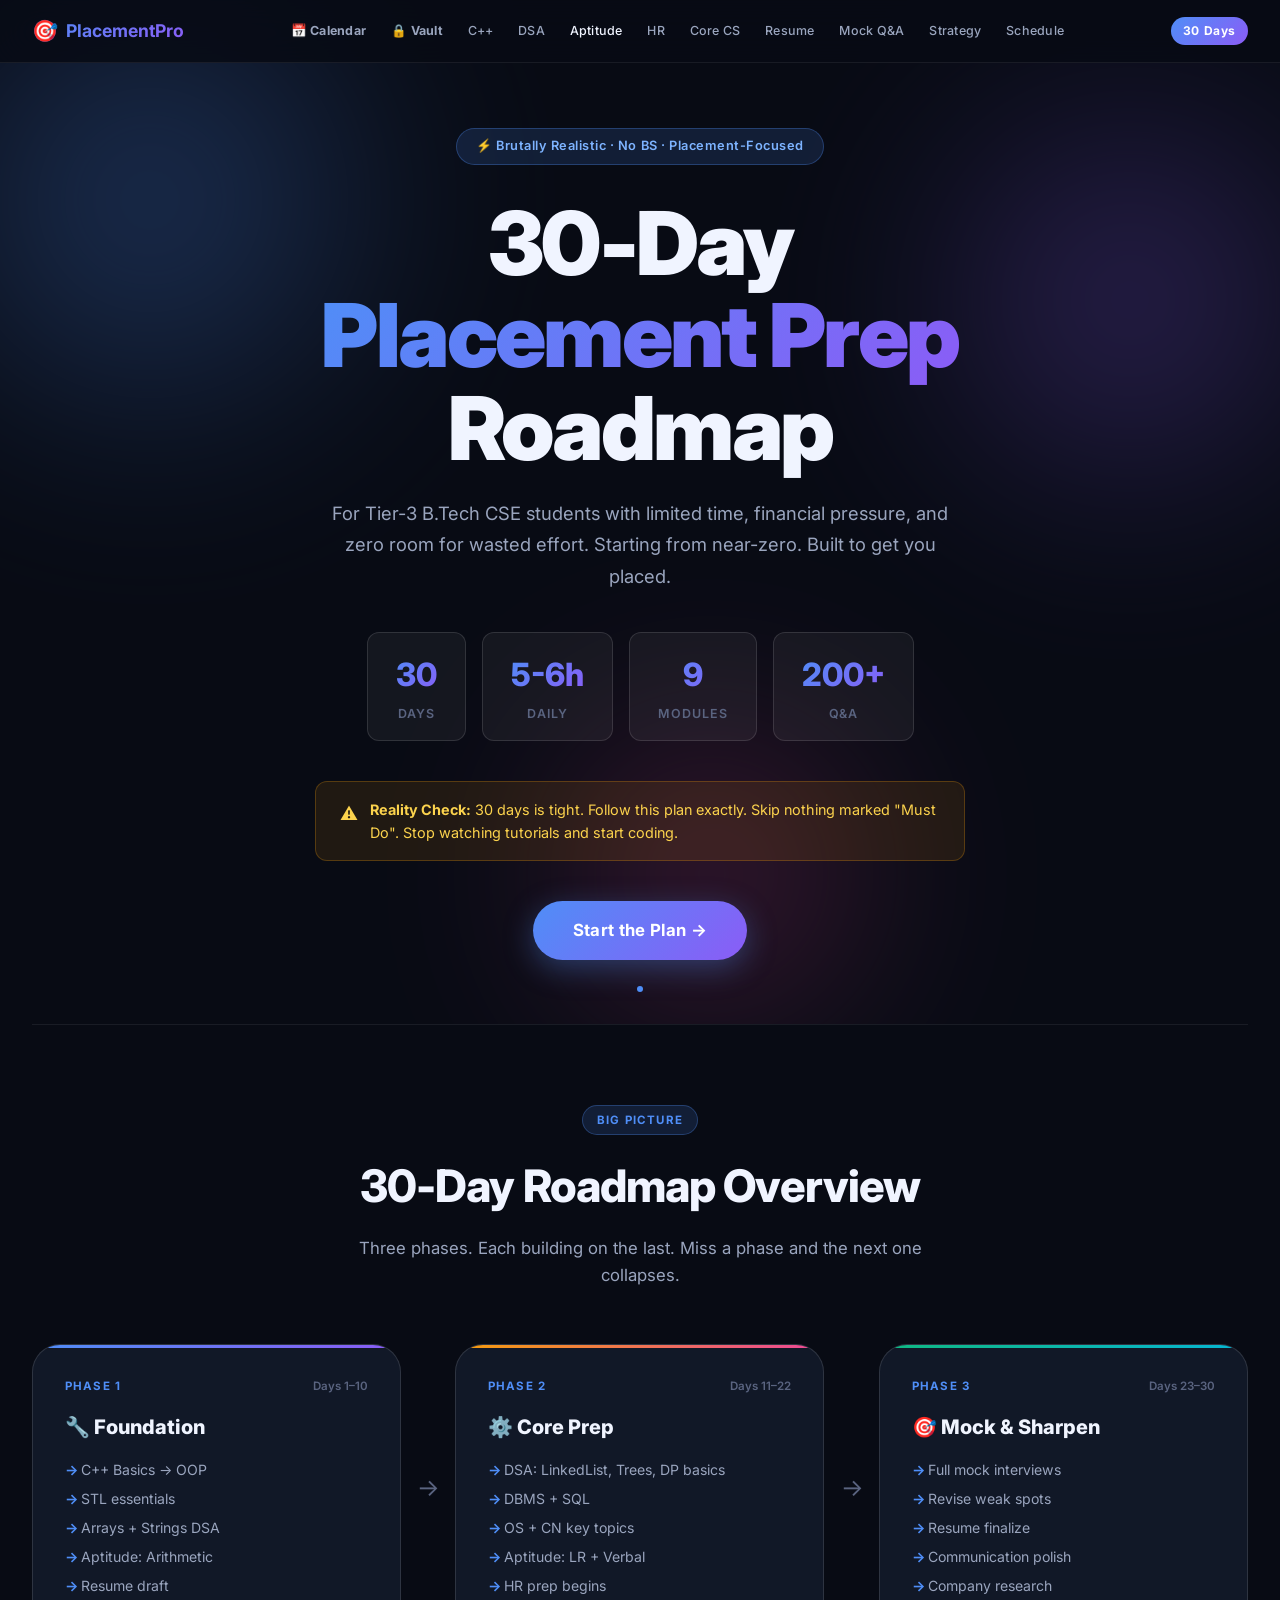
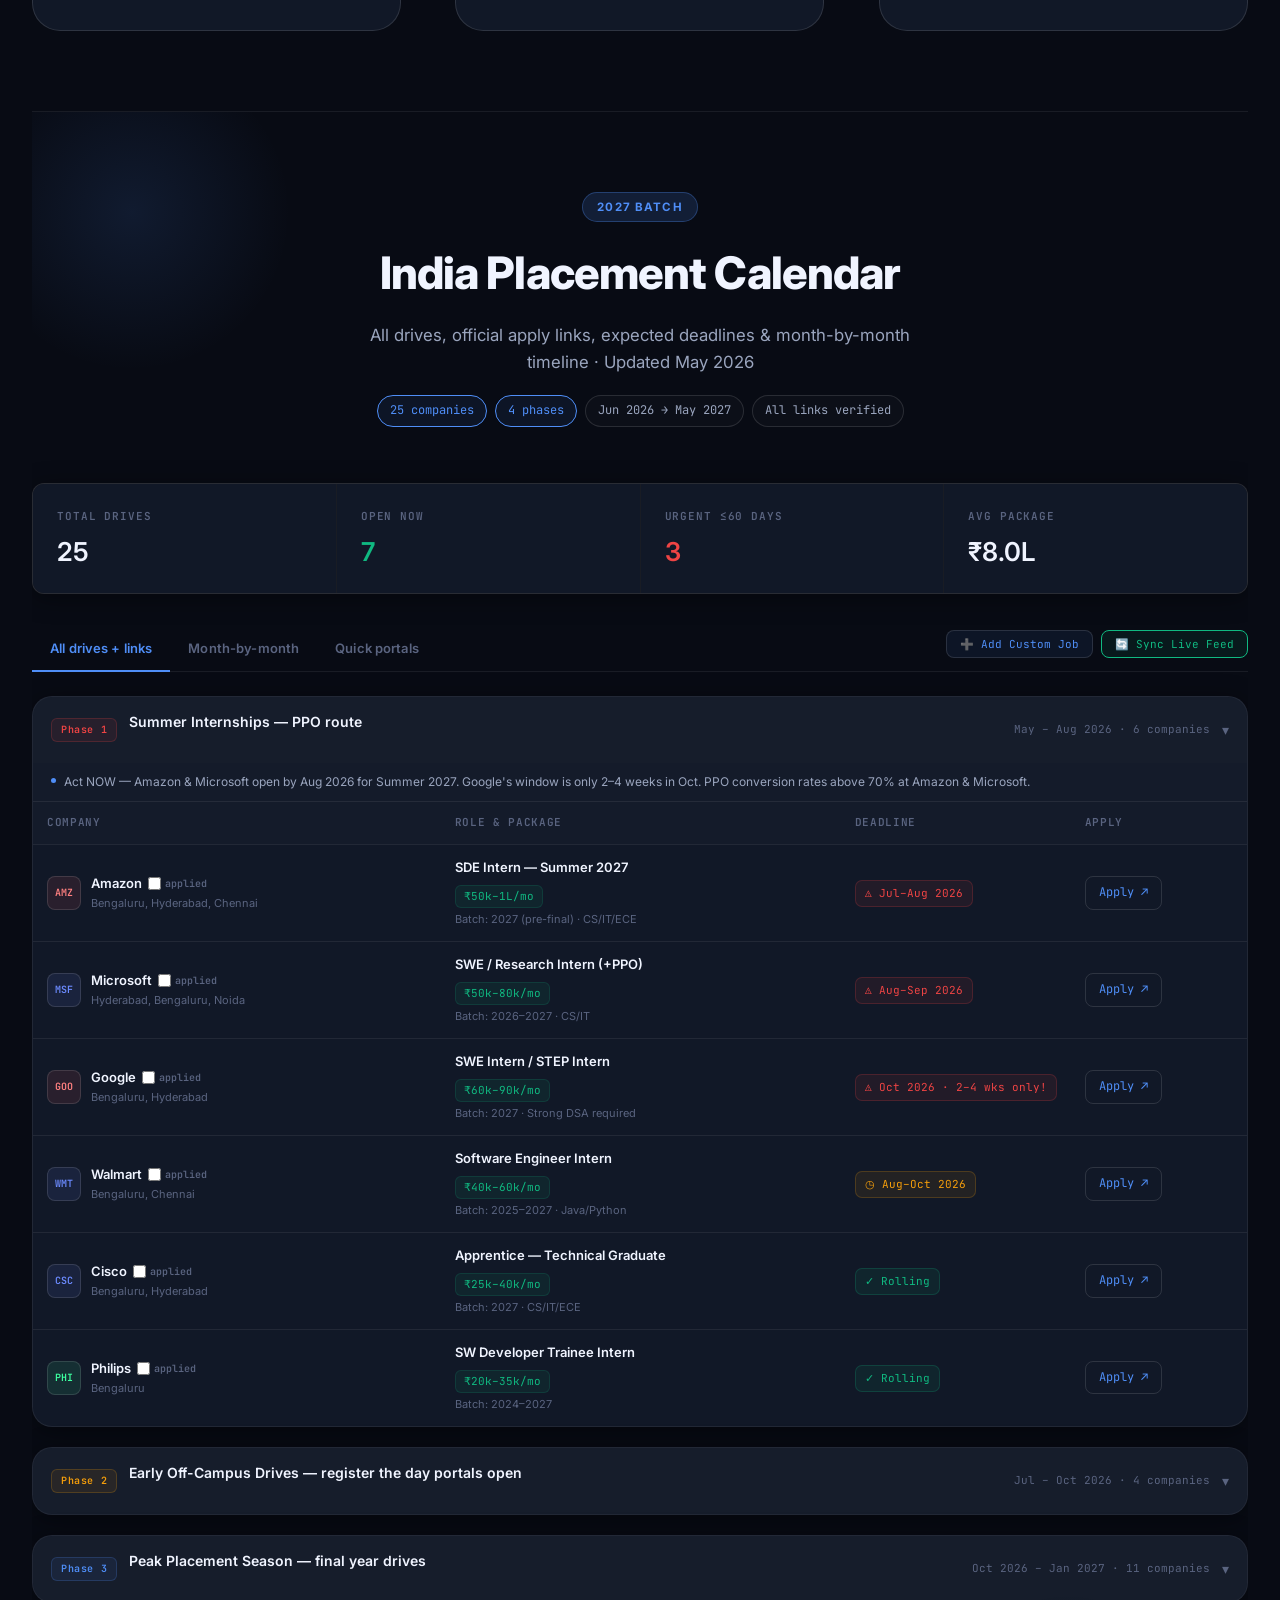
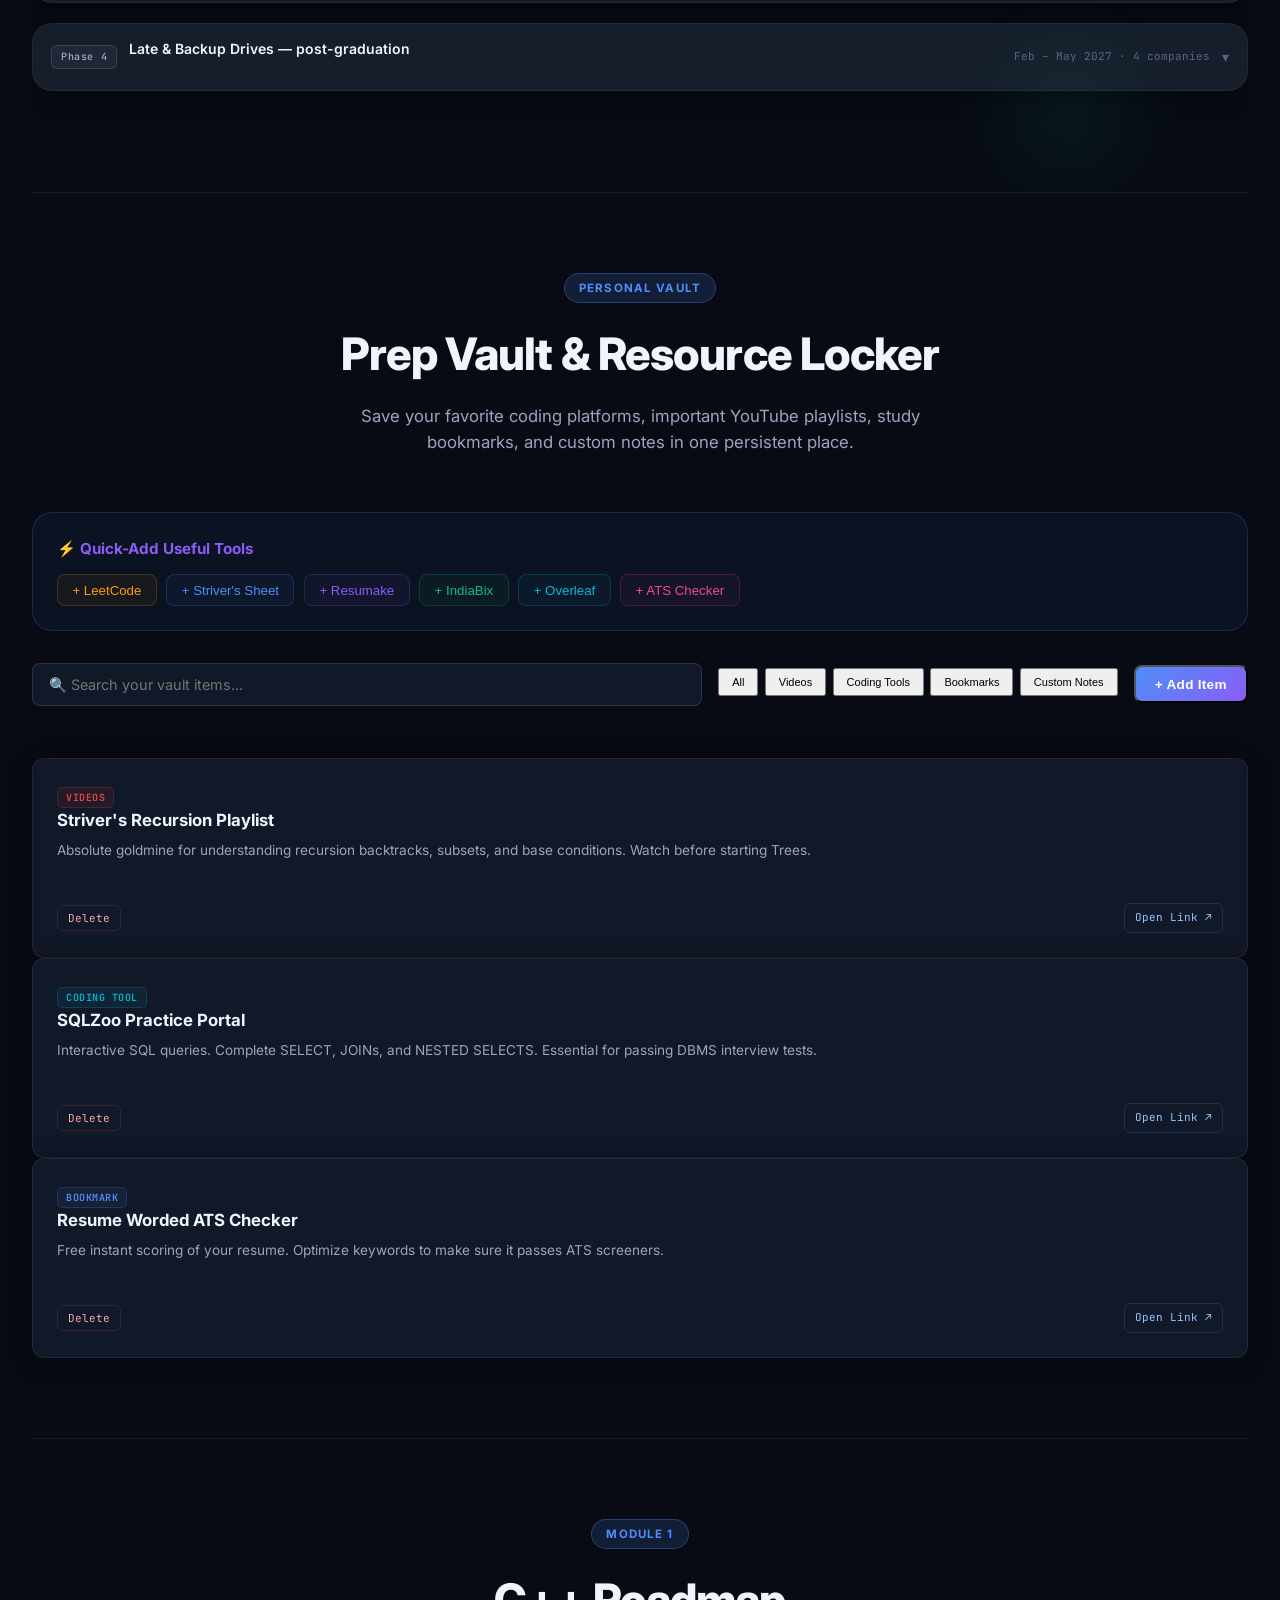
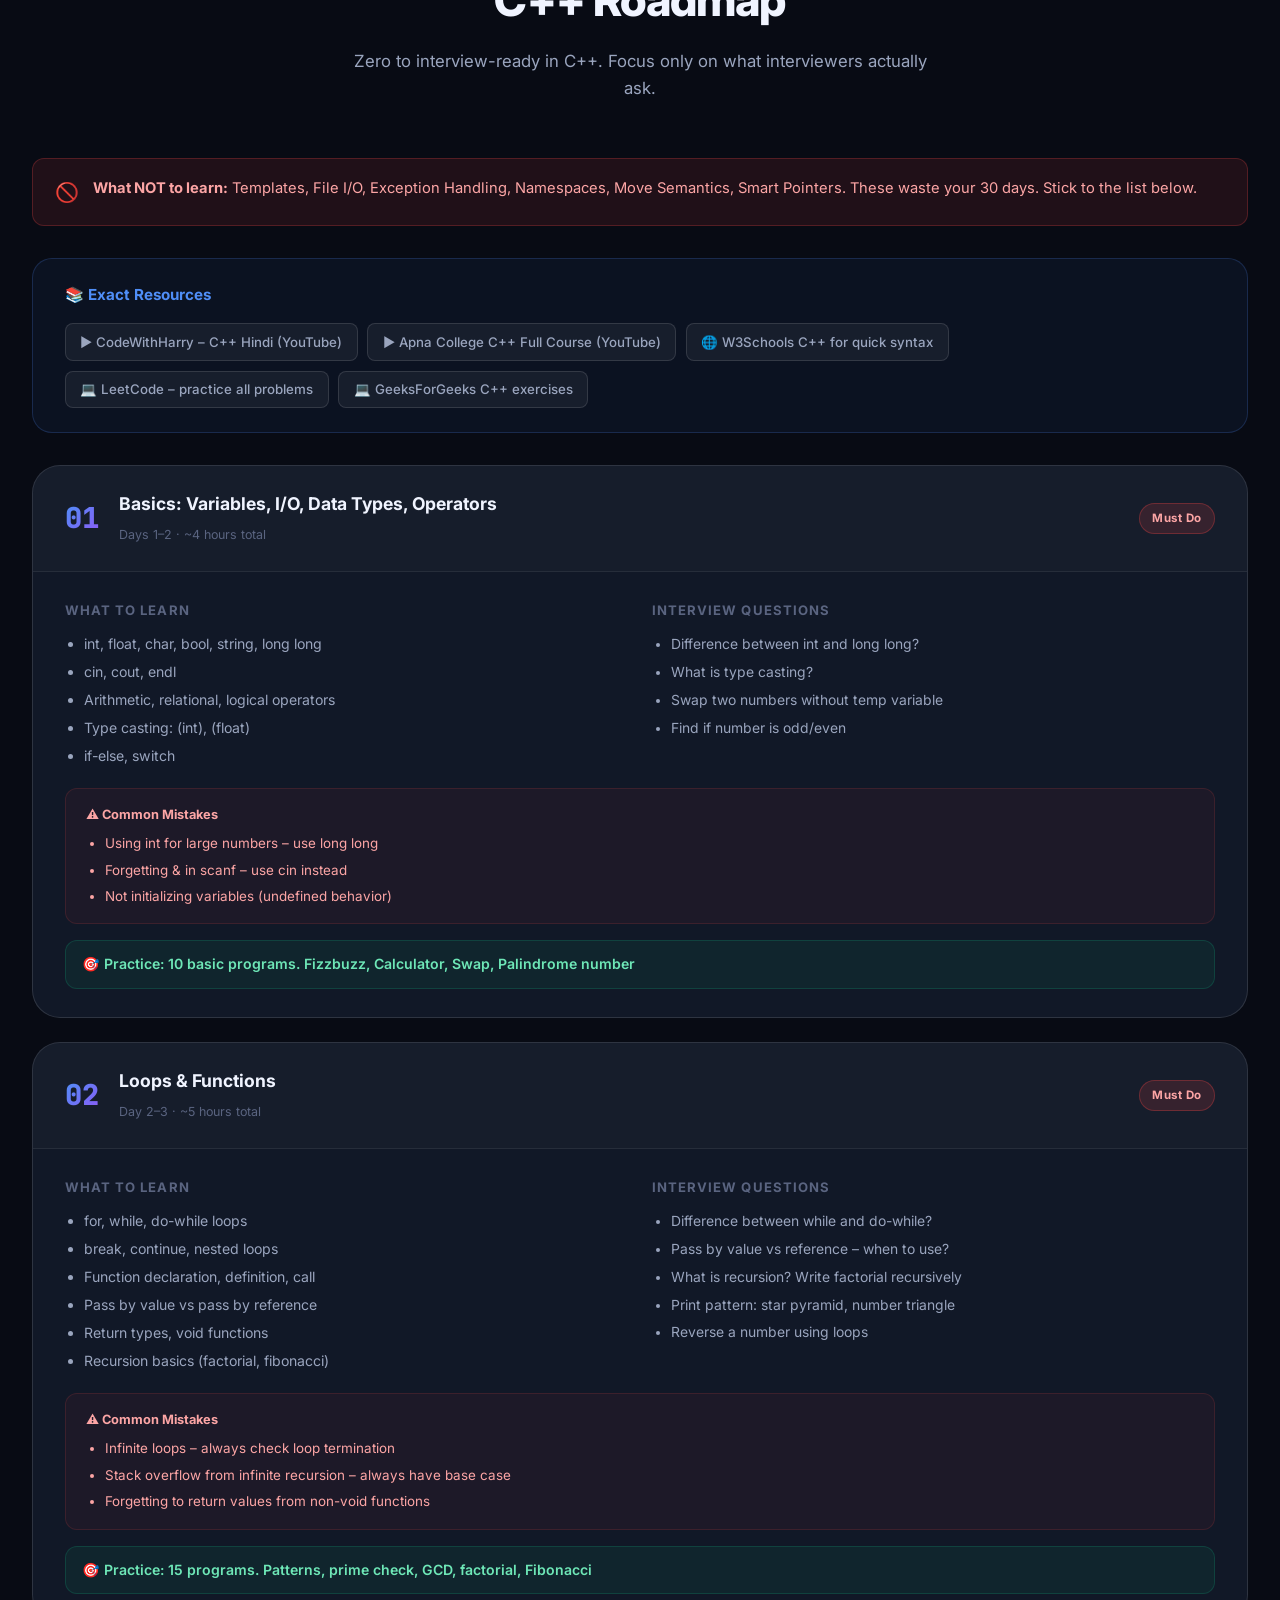
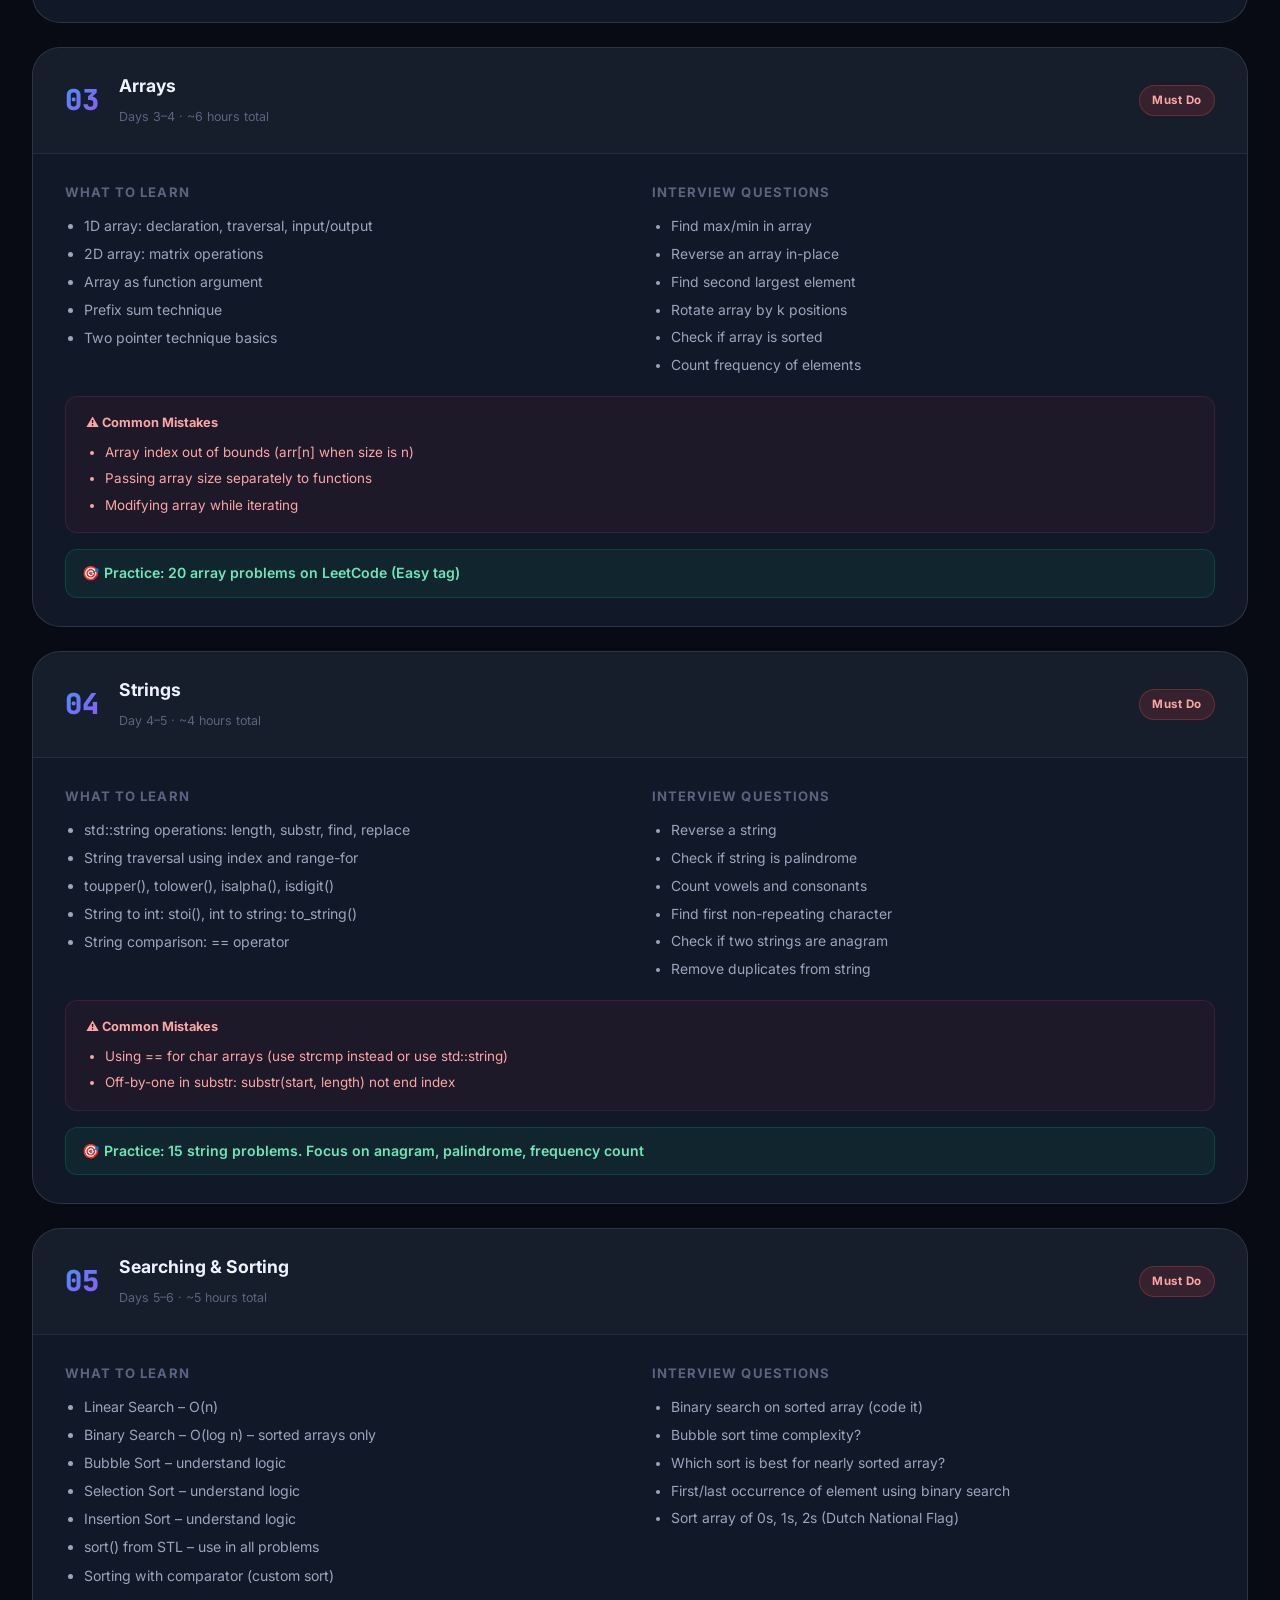
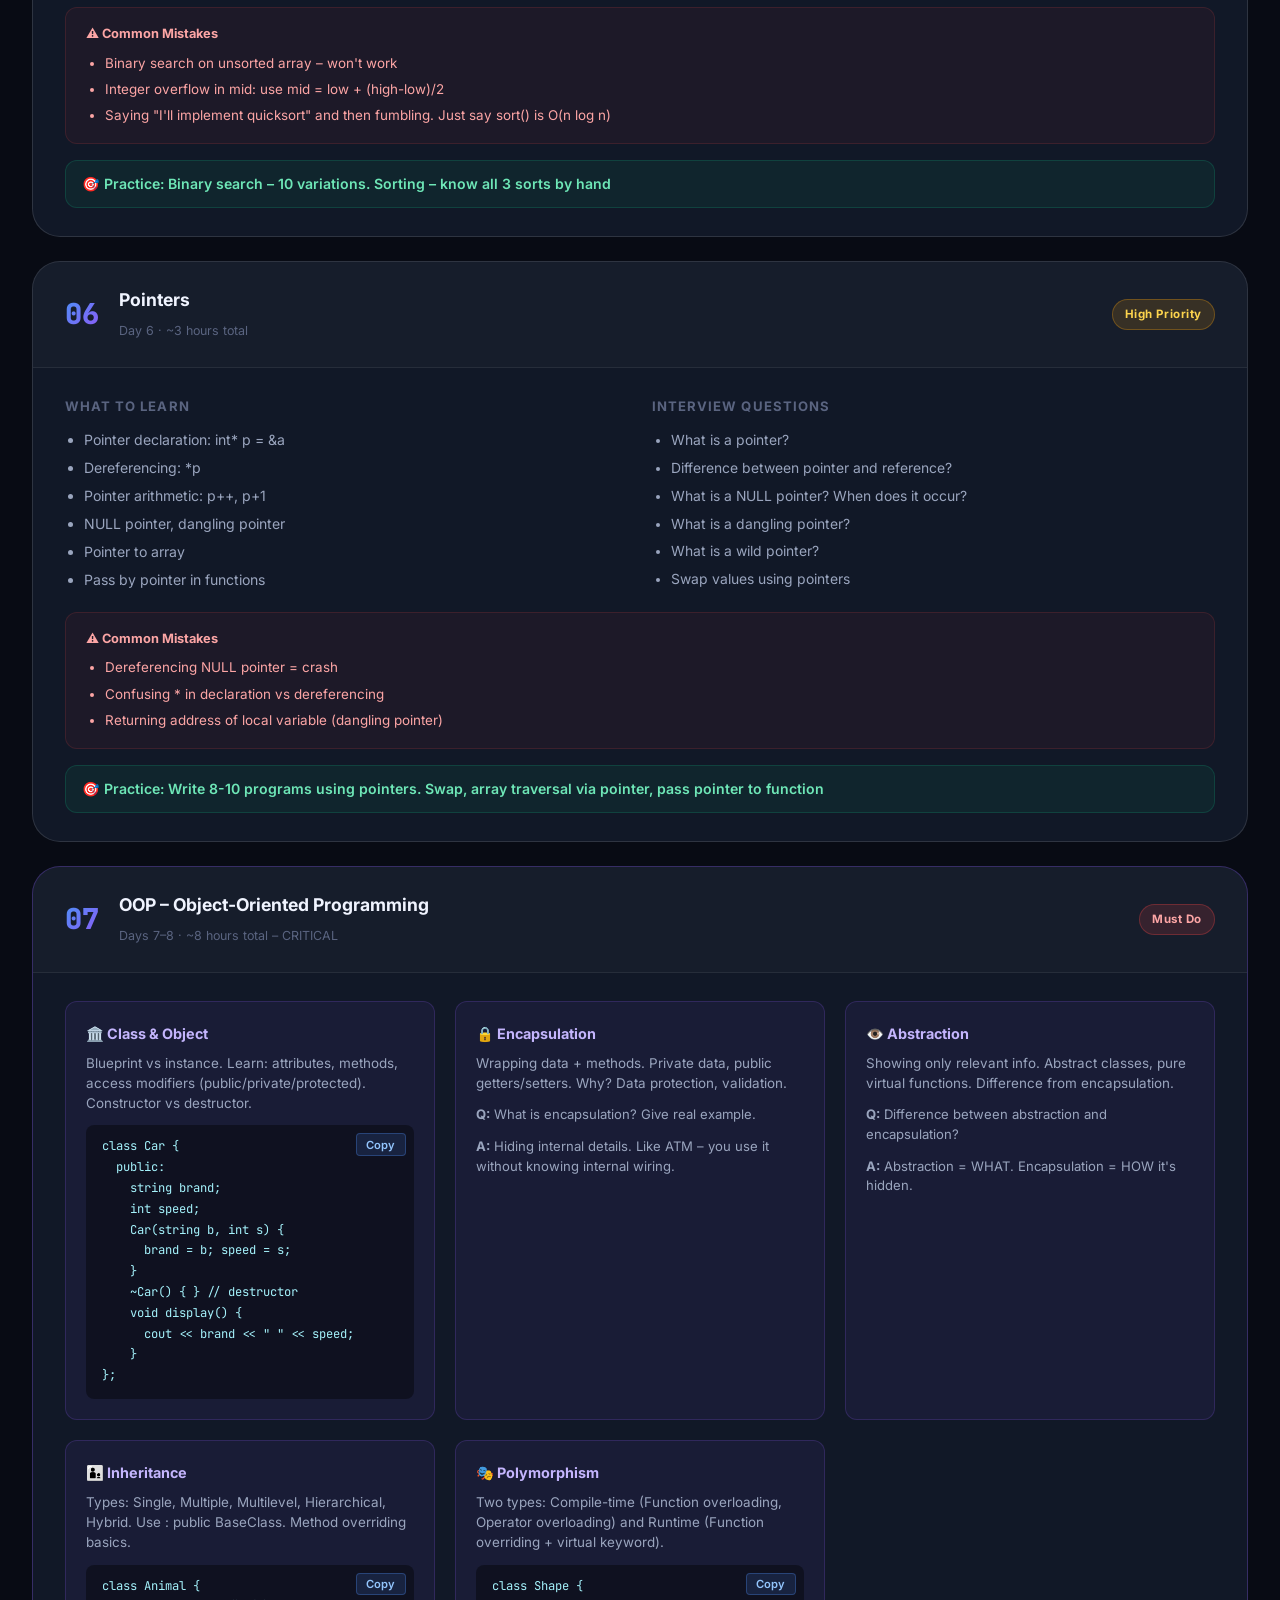
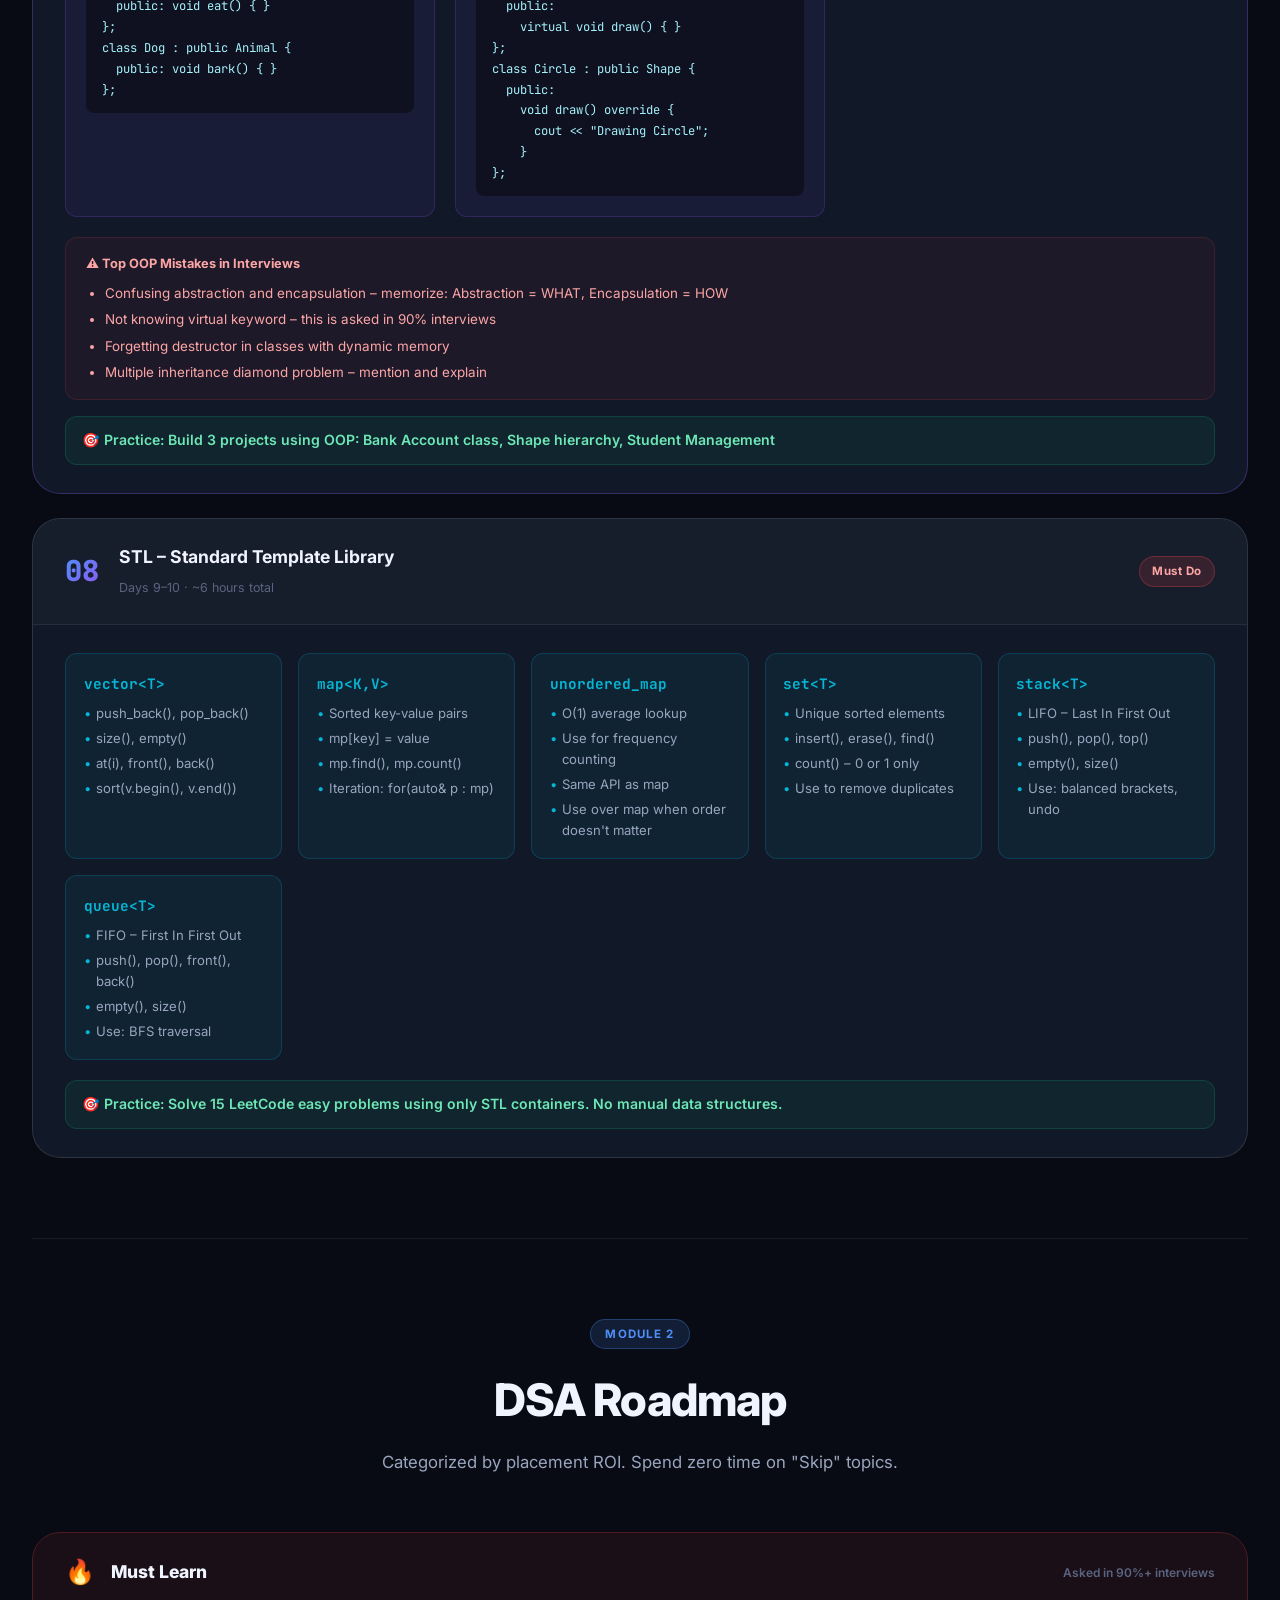
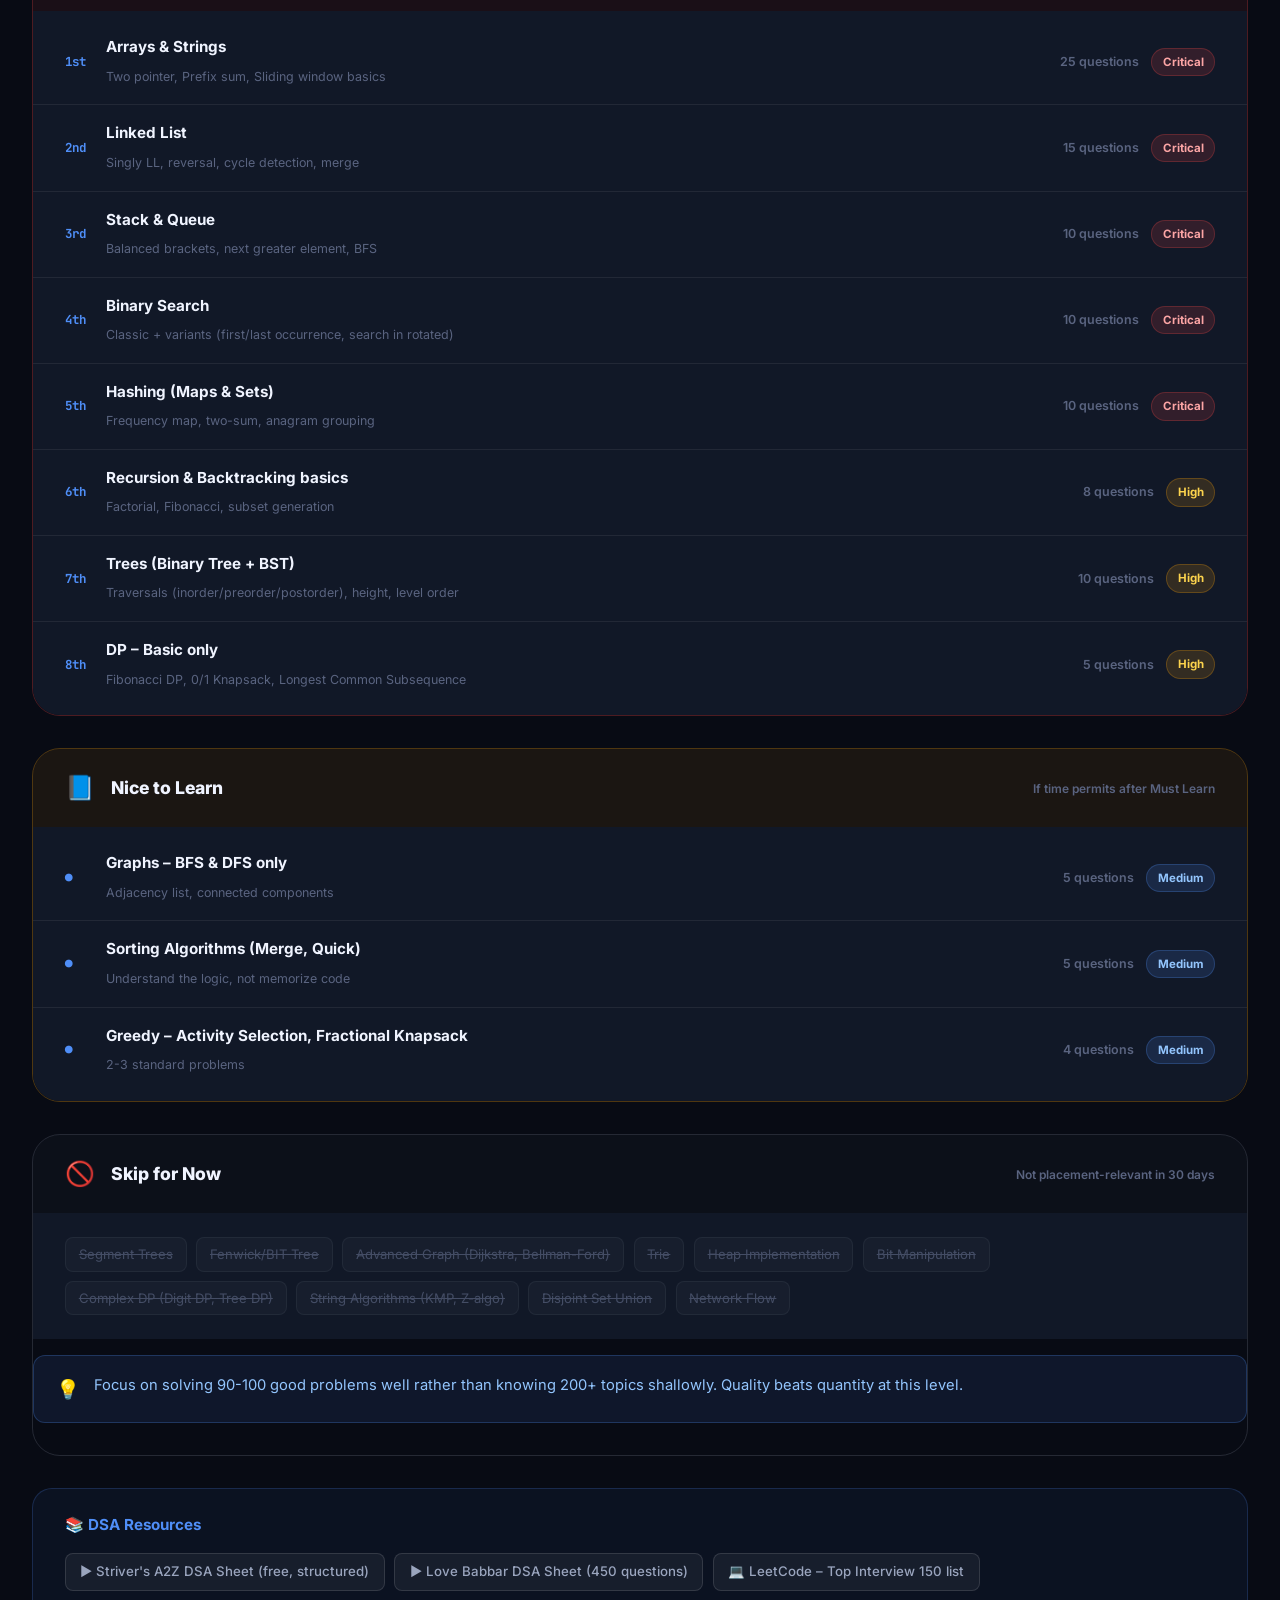
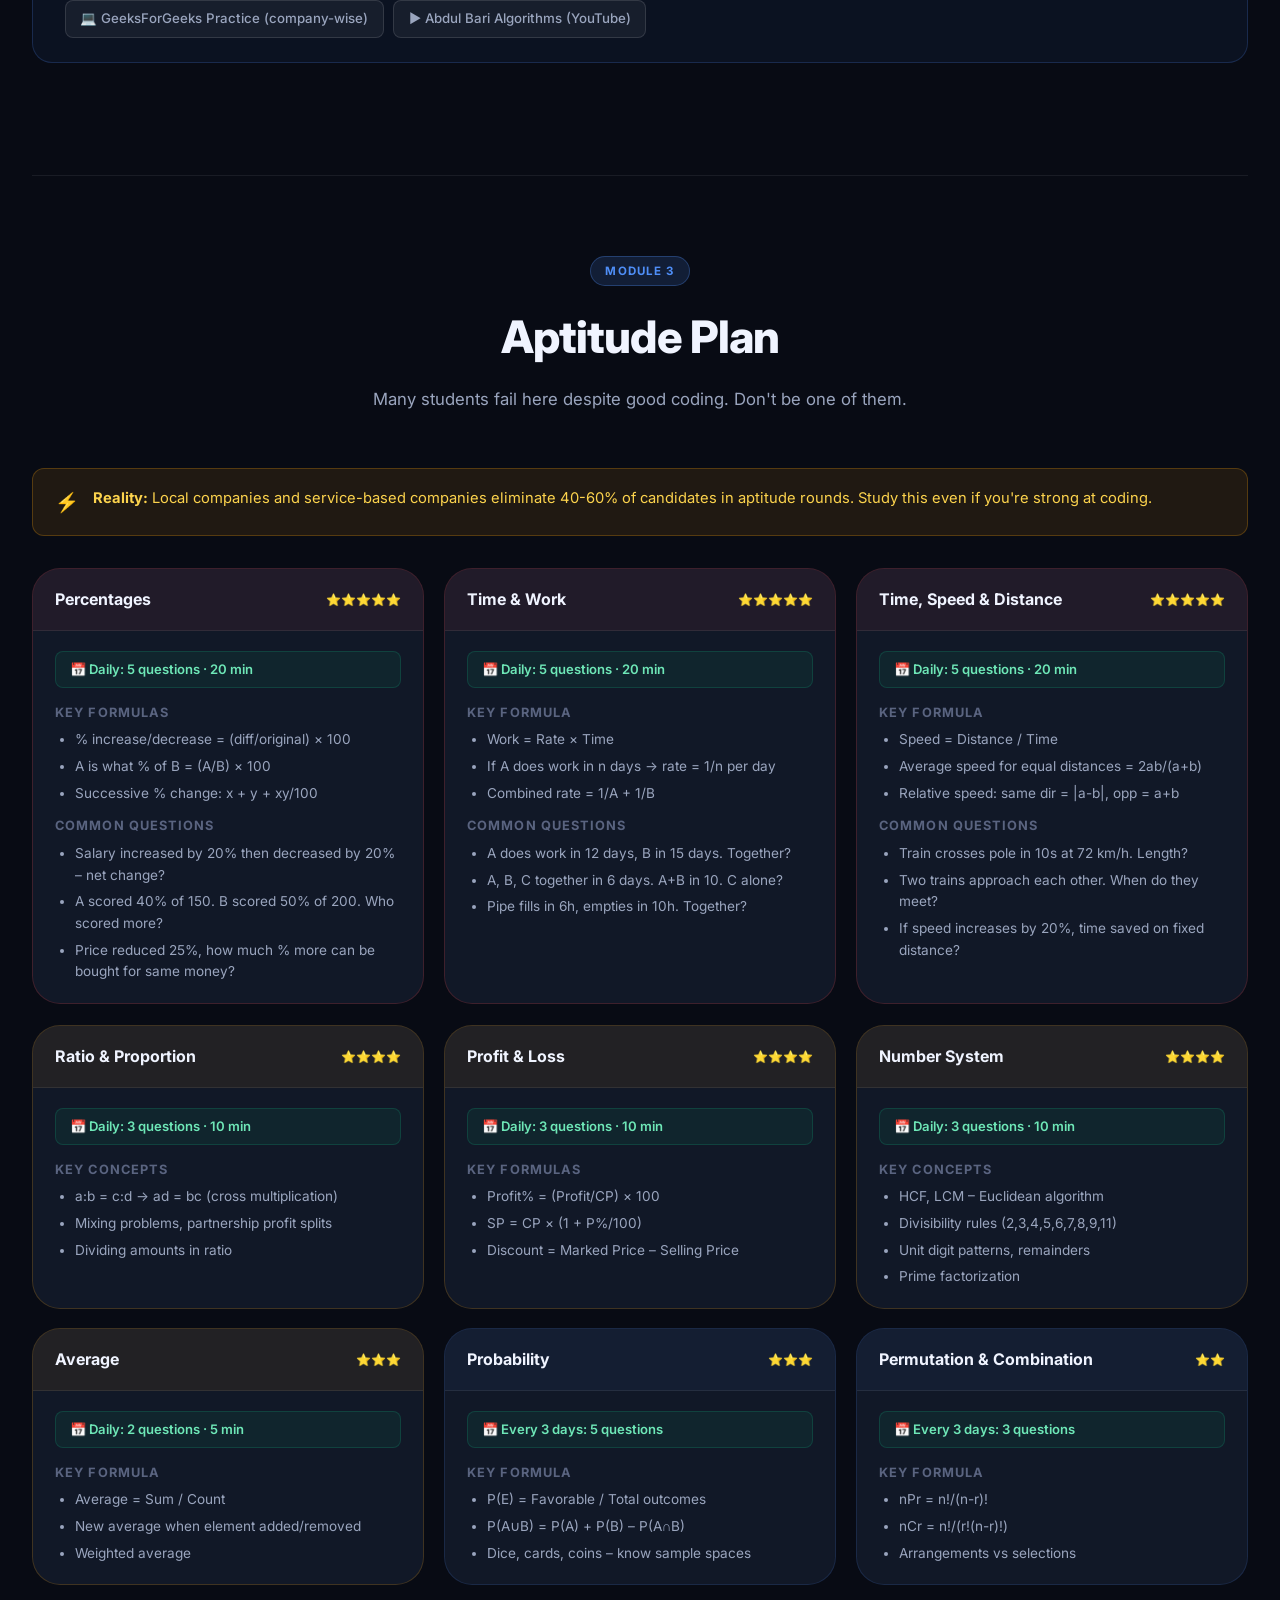
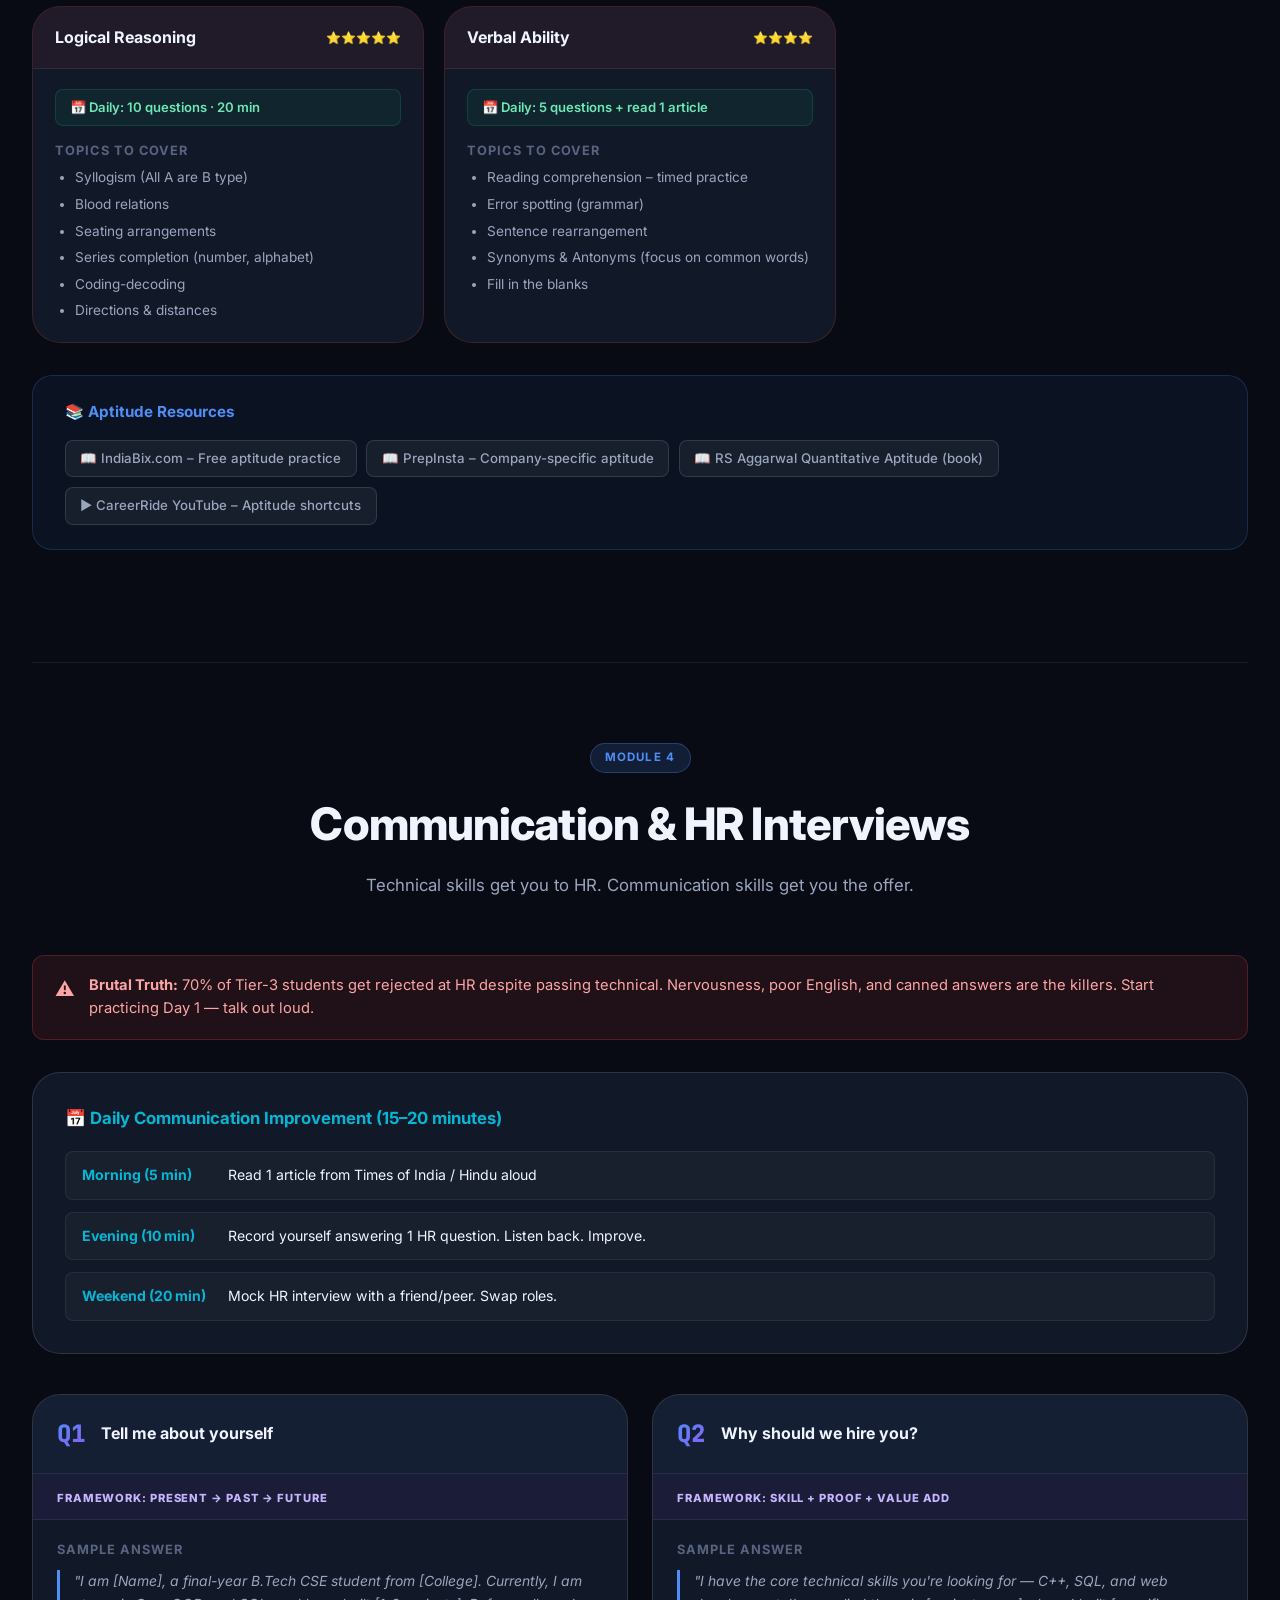
<file: index.html>
<!DOCTYPE html>
<html lang="en">
<head>
  <meta charset="UTF-8" />
  <meta name="viewport" content="width=device-width, initial-scale=1.0" />
  <title>30-Day Placement Prep Plan | Tier-3 CSE to Placed</title>
  <meta name="description" content="A brutally realistic 30-day placement preparation roadmap for Tier-3 B.Tech CSE students targeting local companies, startups, and service-based companies in India." />
  <link rel="preconnect" href="https://fonts.googleapis.com" />
  <link href="https://fonts.googleapis.com/css2?family=Inter:wght@300;400;500;600;700;800;900&family=JetBrains+Mono:wght@400;500;600&display=swap" rel="stylesheet" />
  <link rel="stylesheet" href="style.css" />
</head>
<body>

  <!-- ──────────────── NAVBAR ──────────────── -->
  <nav class="navbar" id="navbar">
    <div class="nav-brand">
      <span class="nav-icon">🎯</span>
      <span>PlacementPro</span>
    </div>
    <div class="nav-links">
      <a href="#calendar" style="color: var(--accent-green); font-weight: 700;">📅 Calendar</a>
      <a href="#vault" style="color: var(--accent-purple); font-weight: 700;">🔒 Vault</a>
      <a href="#cpp">C++</a>
      <a href="#dsa">DSA</a>
      <a href="#aptitude">Aptitude</a>
      <a href="#hr">HR</a>
      <a href="#core">Core CS</a>
      <a href="#resume">Resume</a>
      <a href="#mock">Mock Q&amp;A</a>
      <a href="#company">Strategy</a>
      <a href="#timetable">Schedule</a>
    </div>
    <div class="nav-badge">30 Days</div>
  </nav>

  <!-- ──────────────── HERO ──────────────── -->
  <header class="hero" id="hero">
    <div class="hero-glow glow-1"></div>
    <div class="hero-glow glow-2"></div>
    <div class="hero-glow glow-3"></div>
    <div class="hero-content">
      <div class="hero-badge">⚡ Brutally Realistic · No BS · Placement-Focused</div>
      <h1 class="hero-title">30-Day<br /><span class="gradient-text">Placement Prep</span><br />Roadmap</h1>
      <p class="hero-subtitle">For Tier-3 B.Tech CSE students with limited time, financial pressure, and zero room for wasted effort. Starting from near-zero. Built to get you placed.</p>
      <div class="hero-stats">
        <div class="stat-card">
          <span class="stat-number">30</span>
          <span class="stat-label">Days</span>
        </div>
        <div class="stat-card">
          <span class="stat-number">5-6h</span>
          <span class="stat-label">Daily</span>
        </div>
        <div class="stat-card">
          <span class="stat-number">9</span>
          <span class="stat-label">Modules</span>
        </div>
        <div class="stat-card">
          <span class="stat-number">200+</span>
          <span class="stat-label">Q&amp;A</span>
        </div>
      </div>
      <div class="hero-warning">
        <span class="warning-icon">⚠️</span>
        <span><strong>Reality Check:</strong> 30 days is tight. Follow this plan exactly. Skip nothing marked "Must Do". Stop watching tutorials and start coding.</span>
      </div>
      <a href="#cpp" class="cta-btn">Start the Plan →</a>
    </div>
    <div class="scroll-indicator">
      <div class="scroll-dot"></div>
    </div>
  </header>

  <main class="container">

    <!-- ──────────────── OVERVIEW TIMELINE ──────────────── -->
    <section class="section overview-section">
      <div class="section-header">
        <div class="section-tag">Big Picture</div>
        <h2>30-Day Roadmap Overview</h2>
        <p>Three phases. Each building on the last. Miss a phase and the next one collapses.</p>
      </div>
      <div class="timeline">
        <div class="timeline-phase phase-1">
          <div class="phase-header">
            <span class="phase-num">Phase 1</span>
            <span class="phase-days">Days 1–10</span>
          </div>
          <h3 class="phase-title">🔧 Foundation</h3>
          <ul class="phase-list">
            <li>C++ Basics → OOP</li>
            <li>STL essentials</li>
            <li>Arrays + Strings DSA</li>
            <li>Aptitude: Arithmetic</li>
            <li>Resume draft</li>
          </ul>
        </div>
        <div class="timeline-connector">→</div>
        <div class="timeline-phase phase-2">
          <div class="phase-header">
            <span class="phase-num">Phase 2</span>
            <span class="phase-days">Days 11–22</span>
          </div>
          <h3 class="phase-title">⚙️ Core Prep</h3>
          <ul class="phase-list">
            <li>DSA: LinkedList, Trees, DP basics</li>
            <li>DBMS + SQL</li>
            <li>OS + CN key topics</li>
            <li>Aptitude: LR + Verbal</li>
            <li>HR prep begins</li>
          </ul>
        </div>
        <div class="timeline-connector">→</div>
        <div class="timeline-phase phase-3">
          <div class="phase-header">
            <span class="phase-num">Phase 3</span>
            <span class="phase-days">Days 23–30</span>
          </div>
          <h3 class="phase-title">🎯 Mock & Sharpen</h3>
          <ul class="phase-list">
            <li>Full mock interviews</li>
            <li>Revise weak spots</li>
            <li>Resume finalize</li>
            <li>Communication polish</li>
            <li>Company research</li>
          </ul>
        </div>
      </div>
    </section>

    <!-- ──────────────── PLACEMENT CALENDAR ──────────────── -->
    <section class="section" id="calendar">
      <div class="section-header">
        <div class="section-tag">2027 Batch</div>
        <h2>India Placement Calendar</h2>
        <p>All drives, official apply links, expected deadlines & month-by-month timeline · Updated May 2026</p>
        <div class="header-chips">
          <span class="header-chip active" id="total-drives-chip">22 companies</span>
          <span class="header-chip active">4 phases</span>
          <span class="header-chip">Jun 2026 → May 2027</span>
          <span class="header-chip">All links verified</span>
        </div>
      </div>

      <div class="stats">
        <div class="stat"><div class="stat-label">Total drives</div><div class="stat-val" id="stat-total">0</div></div>
        <div class="stat"><div class="stat-label">Open now</div><div class="stat-val green" id="stat-open">0</div></div>
        <div class="stat"><div class="stat-label">Urgent ≤60 days</div><div class="stat-val danger" id="stat-urgent">0</div></div>
        <div class="stat"><div class="stat-label">Avg package</div><div class="stat-val" id="stat-avg">₹0L</div></div>
      </div>

      <!-- ── ADD NEW JOB DRIVE FORM (COLLAPSIBLE) ── -->
      <div id="add-job-panel" class="phase-card" style="margin-bottom: 2rem; display: none;">
        <div class="phase-hdr" style="background: rgba(79, 142, 247, 0.05);" onclick="toggleAddJobPanel()">
          <span class="phase-badge ph3">Form</span>
          <span class="phase-title">Add Custom Off-Campus Job Drive</span>
          <span class="chev" style="transform: rotate(90deg);">✕</span>
        </div>
        <div class="phase-body open" style="padding: 1.5rem 2rem; background: var(--bg-card);">
          <form id="new-job-form" onsubmit="handleNewJobSubmit(event)" style="display: grid; grid-template-columns: repeat(auto-fit, minmax(200px, 1fr)); gap: 1.2rem;">
            <div>
              <label style="display:block; font-size:11px; font-family:var(--font-code); color:var(--text-muted); margin-bottom:6px; text-transform:uppercase;">Company Name</label>
              <input type="text" id="job-company" required style="width:100%; background:var(--bg-primary); border:1px solid var(--border-bright); padding:0.6rem; border-radius:6px; color:var(--text-primary); font-family:var(--font-body);" placeholder="e.g. Google">
            </div>
            <div>
              <label style="display:block; font-size:11px; font-family:var(--font-code); color:var(--text-muted); margin-bottom:6px; text-transform:uppercase;">Role Name</label>
              <input type="text" id="job-role" required style="width:100%; background:var(--bg-primary); border:1px solid var(--border-bright); padding:0.6rem; border-radius:6px; color:var(--text-primary); font-family:var(--font-body);" placeholder="e.g. SWE Intern">
            </div>
            <div>
              <label style="display:block; font-size:11px; font-family:var(--font-code); color:var(--text-muted); margin-bottom:6px; text-transform:uppercase;">Package / Salary</label>
              <input type="text" id="job-package" required style="width:100%; background:var(--bg-primary); border:1px solid var(--border-bright); padding:0.6rem; border-radius:6px; color:var(--text-primary); font-family:var(--font-body);" placeholder="e.g. ₹60k–90k/mo or ₹12 LPA">
            </div>
            <div>
              <label style="display:block; font-size:11px; font-family:var(--font-code); color:var(--text-muted); margin-bottom:6px; text-transform:uppercase;">Location</label>
              <input type="text" id="job-location" required style="width:100%; background:var(--bg-primary); border:1px solid var(--border-bright); padding:0.6rem; border-radius:6px; color:var(--text-primary); font-family:var(--font-body);" placeholder="e.g. Bengaluru, Hyderabad">
            </div>
            <div>
              <label style="display:block; font-size:11px; font-family:var(--font-code); color:var(--text-muted); margin-bottom:6px; text-transform:uppercase;">Expected Deadline</label>
              <input type="text" id="job-deadline" required style="width:100%; background:var(--bg-primary); border:1px solid var(--border-bright); padding:0.6rem; border-radius:6px; color:var(--text-primary); font-family:var(--font-body);" placeholder="e.g. Oct 2026 or Rolling">
            </div>
            <div>
              <label style="display:block; font-size:11px; font-family:var(--font-code); color:var(--text-muted); margin-bottom:6px; text-transform:uppercase;">Phase Categorization</label>
              <select id="job-phase" required style="width:100%; background:var(--bg-primary); border:1px solid var(--border-bright); padding:0.6rem; border-radius:6px; color:var(--text-primary); font-family:var(--font-body);">
                <option value="1">Phase 1: Summer Internships (PPO)</option>
                <option value="2">Phase 2: Early Off-Campus Drives</option>
                <option value="3">Phase 3: Peak Placement Season</option>
                <option value="4">Phase 4: Late & Backup Drives</option>
              </select>
            </div>
            <div>
              <label style="display:block; font-size:11px; font-family:var(--font-code); color:var(--text-muted); margin-bottom:6px; text-transform:uppercase;">Apply URL</label>
              <input type="url" id="job-url" required style="width:100%; background:var(--bg-primary); border:1px solid var(--border-bright); padding:0.6rem; border-radius:6px; color:var(--text-primary); font-family:var(--font-body);" placeholder="https://careers.company.com/...">
            </div>
            <div>
              <label style="display:block; font-size:11px; font-family:var(--font-code); color:var(--text-muted); margin-bottom:6px; text-transform:uppercase;">Logo Tag (3 chars)</label>
              <input type="text" id="job-logo" required maxlength="3" style="width:100%; background:var(--bg-primary); border:1px solid var(--border-bright); padding:0.6rem; border-radius:6px; color:var(--text-primary); font-family:var(--font-body);" placeholder="e.g. GOO">
            </div>
            <div style="grid-column: span 1; display:flex; align-items:flex-end;">
              <button type="submit" class="apply-btn" style="width:100%; height:42px; background:var(--grad-blue); color:white; border:none; border-radius:8px; font-weight:700; cursor:pointer; font-family:var(--font-body);">Create Job Drive</button>
            </div>
          </form>
        </div>
      </div>

      <div style="display: flex; justify-content: space-between; align-items: center; border-bottom: 1px solid var(--border); margin-bottom: 1.5rem; flex-wrap: wrap; gap: 1rem;">
        <nav class="tabs" style="border-bottom: none; margin-bottom: 0;">
          <button class="tab-btn active" onclick="sw('drives',this)">All drives + links</button>
          <button class="tab-btn" onclick="sw('timeline',this)">Month-by-month</button>
          <button class="tab-btn" onclick="sw('portals',this)">Quick portals</button>
        </nav>
        <div style="display: flex; gap: 0.5rem; margin-bottom: 0.5rem;">
          <button class="apply-btn" onclick="toggleAddJobPanel()" style="background: rgba(79, 142, 247, 0.08); font-size: 11px;">➕ Add Custom Job</button>
          <button class="apply-btn" onclick="syncJobsFeed()" style="background: rgba(16, 185, 129, 0.08); border-color: var(--accent-green); color: var(--accent-green); font-size: 11px;">🔄 Sync Live Feed</button>
        </div>
      </div>

      <div class="content">

        <!-- ══ TAB: DRIVES ══ -->
        <div id="tab-drives" class="tab-panel active">

          <!-- Phase 1 -->
          <div class="phase-wrap">
            <div class="phase-card">
              <div class="phase-hdr" onclick="tog('p1',this)">
                <span class="phase-badge ph1">Phase 1</span>
                <span class="phase-title">Summer Internships — PPO route</span>
                <span class="phase-meta" id="phase1-meta">May – Aug 2026 · 6 companies</span>
                <span class="chev">▾</span>
              </div>
              <div class="phase-body open" id="p1">
                <div class="phase-note"><span class="note-dot"></span>Act NOW — Amazon & Microsoft open by Aug 2026 for Summer 2027. Google's window is only 2–4 weeks in Oct. PPO conversion rates above 70% at Amazon & Microsoft.</div>
                <table class="dt">
                  <thead><tr><th style="width:35%">Company</th><th style="width:35%">Role & Package</th><th style="width:15%">Deadline</th><th style="width:15%">Apply</th></tr></thead>
                  <tbody id="phase1-container">
                    <!-- Dynamic Rows -->
                  </tbody>
                </table>
              </div>
            </div>
          </div>

          <!-- Phase 2 -->
          <div class="phase-wrap">
            <div class="phase-card">
              <div class="phase-hdr" onclick="tog('p2',this)">
                <span class="phase-badge ph2">Phase 2</span>
                <span class="phase-title">Early Off-Campus Drives — register the day portals open</span>
                <span class="phase-meta" id="phase2-meta">Jul – Oct 2026 · 4 companies</span>
                <span class="chev">▾</span>
              </div>
              <div class="phase-body" id="p2">
                <div class="phase-note"><span class="note-dot"></span>Mass IT companies open registration 2–3 months before exams. Register on day 1 — TCS iON exam centre slots fill within days. Wipro & Capgemini use Superset platform.</div>
                <table class="dt">
                  <thead><tr><th style="width:35%">Company</th><th style="width:35%">Role & Package</th><th style="width:15%">Deadline</th><th style="width:15%">Apply</th></tr></thead>
                  <tbody id="phase2-container">
                    <!-- Dynamic Rows -->
                  </tbody>
                </table>
              </div>
            </div>
          </div>

          <!-- Phase 3 -->
          <div class="phase-wrap">
            <div class="phase-card">
              <div class="phase-hdr" onclick="tog('p3',this)">
                <span class="phase-badge ph3">Phase 3</span>
                <span class="phase-title">Peak Placement Season — final year drives</span>
                <span class="phase-meta" id="phase3-meta">Oct 2026 – Jan 2027 · 11 companies</span>
                <span class="chev">▾</span>
              </div>
              <div class="phase-body" id="p3">
                <div class="phase-note"><span class="note-dot"></span>Highest hiring volume. Complete InfyTQ certification before Oct 2026 — it is mandatory for Infosys drives. Razorpay / PhonePe / Freshworks often close within days of opening.</div>
                <table class="dt">
                  <thead><tr><th style="width:35%">Company</th><th style="width:35%">Role & Package</th><th style="width:15%">Deadline</th><th style="width:15%">Apply</th></tr></thead>
                  <tbody id="phase3-container">
                    <!-- Dynamic Rows -->
                  </tbody>
                </table>
              </div>
            </div>
          </div>

          <!-- Phase 4 -->
          <div class="phase-wrap">
            <div class="phase-card">
              <div class="phase-hdr" onclick="tog('p4',this)">
                <span class="phase-badge ph4">Phase 4</span>
                <span class="phase-title">Late & Backup Drives — post-graduation</span>
                <span class="phase-meta" id="phase4-meta">Feb – May 2027 · 4 companies</span>
                <span class="chev">▾</span>
              </div>
              <div class="phase-body" id="p4">
                <div class="phase-note"><span class="note-dot"></span>If you missed earlier cycles, TCS NQT Cycle 2 and rolling walk-ins from Wipro & Accenture run year-round. Don't wait — apply parallel to earlier phases.</div>
                <table class="dt">
                  <thead><tr><th style="width:35%">Company</th><th style="width:35%">Role & Package</th><th style="width:15%">Deadline</th><th style="width:15%">Apply</th></tr></thead>
                  <tbody id="phase4-container">
                    <!-- Dynamic Rows -->
                  </tbody>
                </table>
              </div>
            </div>
          </div>
        </div><!-- /tab-drives -->

        <!-- ══ TAB: TIMELINE ══ -->
        <div id="tab-timeline" class="tab-panel">
          <div class="sec-heading">Month-by-month — Jun 2026 to May 2027</div>
          <div class="phase-card" id="timeline-container">
             <!-- Dynamic Timeline Items -->
          </div>
        </div><!-- /tab-timeline -->

        <!-- ══ TAB: PORTALS ══ -->
        <div id="tab-portals" class="tab-panel">
          <div class="sec-heading">Official apply portals — click to open</div>
          <div class="links-grid" id="portals-container">
             <!-- Dynamic Portals Links -->
          </div>
        </div><!-- /tab-portals -->

      </div><!-- /content -->
    </section>

    <!-- ──────────────── PERSONAL PREP VAULT ──────────────── -->
    <section class="section" id="vault">
      <div class="section-header">
        <div class="section-tag">Personal Vault</div>
        <h2>Prep Vault & Resource Locker</h2>
        <p>Save your favorite coding platforms, important YouTube playlists, study bookmarks, and custom notes in one persistent place.</p>
      </div>

      <div class="resources-box" style="padding: 1.5rem; margin-bottom: 2rem;">
        <h4 style="margin-bottom: 0.8rem; color: var(--accent-purple);">⚡ Quick-Add Useful Tools</h4>
        <div class="resource-grid">
          <button class="resource-link" onclick="quickAddVault('LeetCode', 'https://leetcode.com/', 'Coding Tool')" style="cursor: pointer; background: rgba(245, 158, 11, 0.05); border-color: rgba(245, 158, 11, 0.2); color: var(--accent-orange);">+ LeetCode</button>
          <button class="resource-link" onclick="quickAddVault('Striver's SDE Sheet', 'https://takeuforward.org/interviews/strivers-sde-sheet-top-coding-interview-problems/', 'Coding Tool')" style="cursor: pointer; background: rgba(79, 142, 247, 0.05); border-color: rgba(79, 142, 247, 0.2); color: var(--accent-blue);">+ Striver's Sheet</button>
          <button class="resource-link" onclick="quickAddVault('Resumake.io', 'https://resumake.io/', 'Bookmark')" style="cursor: pointer; background: rgba(139, 92, 246, 0.05); border-color: rgba(139, 92, 246, 0.2); color: var(--accent-purple);">+ Resumake</button>
          <button class="resource-link" onclick="quickAddVault('IndiaBix Aptitude', 'https://www.indiabix.com/', 'Bookmark')" style="cursor: pointer; background: rgba(16, 185, 129, 0.05); border-color: rgba(16, 185, 129, 0.2); color: var(--accent-green);">+ IndiaBix</button>
          <button class="resource-link" onclick="quickAddVault('Overleaf LaTeX', 'https://www.overleaf.com/', 'Coding Tool')" style="cursor: pointer; background: rgba(6, 182, 212, 0.05); border-color: rgba(6, 182, 212, 0.2); color: var(--accent-cyan);">+ Overleaf</button>
          <button class="resource-link" onclick="quickAddVault('Resume ATS Checker', 'https://resumeworded.com/', 'Bookmark')" style="cursor: pointer; background: rgba(236, 72, 153, 0.05); border-color: rgba(236, 72, 153, 0.2); color: var(--accent-pink);">+ ATS Checker</button>
        </div>
      </div>

      <!-- Search & Filters -->
      <div style="display: flex; gap: 1rem; align-items: center; margin-bottom: 2rem; flex-wrap: wrap;">
        <input type="text" id="vault-search" oninput="filterVault()" placeholder="🔍 Search your vault items..." style="flex: 1; min-width: 250px; background: var(--bg-card); border: 1px solid var(--border-bright); padding: 0.75rem 1rem; border-radius: 8px; color: var(--text-primary); font-family: var(--font-body); font-size: 0.9rem;">
        <div style="display: flex; gap: 0.4rem; overflow-x: auto; padding-bottom: 5px;">
          <button class="tab-btn active" onclick="filterVaultCat('All', this)" style="padding: 6px 12px; font-size: 11px;">All</button>
          <button class="tab-btn" onclick="filterVaultCat('Videos', this)" style="padding: 6px 12px; font-size: 11px;">Videos</button>
          <button class="tab-btn" onclick="filterVaultCat('Coding Tool', this)" style="padding: 6px 12px; font-size: 11px;">Coding Tools</button>
          <button class="tab-btn" onclick="filterVaultCat('Bookmark', this)" style="padding: 6px 12px; font-size: 11px;">Bookmarks</button>
          <button class="tab-btn" onclick="filterVaultCat('Custom Notes', this)" style="padding: 6px 12px; font-size: 11px;">Custom Notes</button>
        </div>
        <button class="cta-btn" onclick="toggleAddVaultPanel()" style="padding: 0.6rem 1.2rem; font-size: 0.85rem; border-radius: 8px; margin: 0; box-shadow: none;">+ Add Item</button>
      </div>

      <!-- Add Vault Item Panel -->
      <div id="add-vault-panel" class="phase-card" style="margin-bottom: 2rem; display: none;">
        <div class="phase-hdr" style="background: rgba(139, 92, 246, 0.05);" onclick="toggleAddVaultPanel()">
          <span class="phase-badge ph2" style="background: rgba(139, 92, 246, 0.15); border-color: rgba(139, 92, 246, 0.3); color: var(--accent-purple);">Locker</span>
          <span class="phase-title">Secure a New Resource</span>
          <span class="chev" style="transform: rotate(90deg);">✕</span>
        </div>
        <div class="phase-body open" style="padding: 1.5rem 2rem; background: var(--bg-card);">
          <form id="new-vault-form" onsubmit="handleNewVaultSubmit(event)" style="display: grid; grid-template-columns: repeat(auto-fit, minmax(200px, 1fr)); gap: 1.2rem;">
            <div>
              <label style="display:block; font-size:11px; font-family:var(--font-code); color:var(--text-muted); margin-bottom:6px; text-transform:uppercase;">Item Title</label>
              <input type="text" id="vault-title" required style="width:100%; background:var(--bg-primary); border:1px solid var(--border-bright); padding:0.6rem; border-radius:6px; color:var(--text-primary); font-family:var(--font-body);" placeholder="e.g. Striver Recursion Playlist">
            </div>
            <div>
              <label style="display:block; font-size:11px; font-family:var(--font-code); color:var(--text-muted); margin-bottom:6px; text-transform:uppercase;">Category</label>
              <select id="vault-category" required style="width:100%; background:var(--bg-primary); border:1px solid var(--border-bright); padding:0.6rem; border-radius:6px; color:var(--text-primary); font-family:var(--font-body);">
                <option value="Videos">YouTube Video</option>
                <option value="Coding Tool">Coding Tool / Platform</option>
                <option value="Bookmark">Resource Bookmark</option>
                <option value="Custom Notes">Custom Notes</option>
              </select>
            </div>
            <div style="grid-column: span 2;">
              <label style="display:block; font-size:11px; font-family:var(--font-code); color:var(--text-muted); margin-bottom:6px; text-transform:uppercase;">URL (Optional for Notes)</label>
              <input type="url" id="vault-url" style="width:100%; background:var(--bg-primary); border:1px solid var(--border-bright); padding:0.6rem; border-radius:6px; color:var(--text-primary); font-family:var(--font-body);" placeholder="https://youtube.com/watch?... or https://leetcode.com/">
            </div>
            <div style="grid-column: span 2;">
              <label style="display:block; font-size:11px; font-family:var(--font-code); color:var(--text-muted); margin-bottom:6px; text-transform:uppercase;">Short Note / Description</label>
              <textarea id="vault-notes" required rows="3" style="width:100%; background:var(--bg-primary); border:1px solid var(--border-bright); padding:0.6rem; border-radius:6px; color:var(--text-primary); font-family:var(--font-body); resize:vertical;" placeholder="Write a short summary or important tips here..."></textarea>
            </div>
            <div style="grid-column: span 2; display:flex; justify-content:flex-end;">
              <button type="submit" class="apply-btn" style="width:200px; height:42px; background:var(--grad-blue); color:white; border:none; border-radius:8px; font-weight:700; cursor:pointer; font-family:var(--font-body);">Lock in Vault</button>
            </div>
          </form>
        </div>
      </div>

      <!-- Vault Cards Grid -->
      <div id="vault-grid" class="links-grid" style="grid-template-columns: repeat(auto-fill, minmax(280px, 1fr));">
        <!-- Dynamic Vault Cards -->
      </div>
    </section>

    <!-- ──────────────── C++ ROADMAP ──────────────── -->
<!-- ──────────────── C++ ROADMAP ──────────────── -->
    <section class="section" id="cpp">
      <div class="section-header">
        <div class="section-tag">Module 1</div>
        <h2>C++ Roadmap</h2>
        <p>Zero to interview-ready in C++. Focus only on what interviewers actually ask.</p>
      </div>

      <div class="alert alert-danger">
        <span>🚫</span>
        <div><strong>What NOT to learn:</strong> Templates, File I/O, Exception Handling, Namespaces, Move Semantics, Smart Pointers. These waste your 30 days. Stick to the list below.</div>
      </div>

      <div class="resources-box">
        <h4>📚 Exact Resources</h4>
        <div class="resource-grid">
          <a class="resource-link" href="https://www.youtube.com/playlist?list=PLu0W_9lII9agpFUAlPFe_VNSlXW5uE5YL" target="_blank">▶ CodeWithHarry – C++ Hindi (YouTube)</a>
          <a class="resource-link" href="https://www.youtube.com/playlist?list=PLfqMhTWNBTe0b2nM6JHVC344HE5cJybOP" target="_blank">▶ Apna College C++ Full Course (YouTube)</a>
          <a class="resource-link" href="https://www.w3schools.com/cpp/" target="_blank">🌐 W3Schools C++ for quick syntax</a>
          <a class="resource-link" href="https://leetcode.com/" target="_blank">💻 LeetCode – practice all problems</a>
          <a class="resource-link" href="https://www.geeksforgeeks.org/c-plus-plus/" target="_blank">💻 GeeksForGeeks C++ exercises</a>
        </div>
      </div>

      <div class="topic-grid">

        <!-- Topic 1 -->
        <div class="topic-card">
          <div class="topic-header">
            <span class="topic-num">01</span>
            <div>
              <h3 class="topic-title">Basics: Variables, I/O, Data Types, Operators</h3>
              <span class="topic-days">Days 1–2 · ~4 hours total</span>
            </div>
            <span class="badge badge-must">Must Do</span>
          </div>
          <div class="topic-body">
            <div class="learn-grid">
              <div class="learn-col">
                <h4>What to Learn</h4>
                <ul>
                  <li>int, float, char, bool, string, long long</li>
                  <li>cin, cout, endl</li>
                  <li>Arithmetic, relational, logical operators</li>
                  <li>Type casting: (int), (float)</li>
                  <li>if-else, switch</li>
                </ul>
              </div>
              <div class="learn-col">
                <h4>Interview Questions</h4>
                <ul class="interview-q">
                  <li>Difference between int and long long?</li>
                  <li>What is type casting?</li>
                  <li>Swap two numbers without temp variable</li>
                  <li>Find if number is odd/even</li>
                </ul>
              </div>
            </div>
            <div class="mistakes-box">
              <h4>⚠️ Common Mistakes</h4>
              <ul>
                <li>Using int for large numbers – use long long</li>
                <li>Forgetting &amp; in scanf – use cin instead</li>
                <li>Not initializing variables (undefined behavior)</li>
              </ul>
            </div>
            <div class="practice-target">🎯 Practice: 10 basic programs. Fizzbuzz, Calculator, Swap, Palindrome number</div>
          </div>
        </div>

        <!-- Topic 2 -->
        <div class="topic-card">
          <div class="topic-header">
            <span class="topic-num">02</span>
            <div>
              <h3 class="topic-title">Loops & Functions</h3>
              <span class="topic-days">Day 2–3 · ~5 hours total</span>
            </div>
            <span class="badge badge-must">Must Do</span>
          </div>
          <div class="topic-body">
            <div class="learn-grid">
              <div class="learn-col">
                <h4>What to Learn</h4>
                <ul>
                  <li>for, while, do-while loops</li>
                  <li>break, continue, nested loops</li>
                  <li>Function declaration, definition, call</li>
                  <li>Pass by value vs pass by reference</li>
                  <li>Return types, void functions</li>
                  <li>Recursion basics (factorial, fibonacci)</li>
                </ul>
              </div>
              <div class="learn-col">
                <h4>Interview Questions</h4>
                <ul class="interview-q">
                  <li>Difference between while and do-while?</li>
                  <li>Pass by value vs reference – when to use?</li>
                  <li>What is recursion? Write factorial recursively</li>
                  <li>Print pattern: star pyramid, number triangle</li>
                  <li>Reverse a number using loops</li>
                </ul>
              </div>
            </div>
            <div class="mistakes-box">
              <h4>⚠️ Common Mistakes</h4>
              <ul>
                <li>Infinite loops – always check loop termination</li>
                <li>Stack overflow from infinite recursion – always have base case</li>
                <li>Forgetting to return values from non-void functions</li>
              </ul>
            </div>
            <div class="practice-target">🎯 Practice: 15 programs. Patterns, prime check, GCD, factorial, Fibonacci</div>
          </div>
        </div>

        <!-- Topic 3 -->
        <div class="topic-card">
          <div class="topic-header">
            <span class="topic-num">03</span>
            <div>
              <h3 class="topic-title">Arrays</h3>
              <span class="topic-days">Days 3–4 · ~6 hours total</span>
            </div>
            <span class="badge badge-must">Must Do</span>
          </div>
          <div class="topic-body">
            <div class="learn-grid">
              <div class="learn-col">
                <h4>What to Learn</h4>
                <ul>
                  <li>1D array: declaration, traversal, input/output</li>
                  <li>2D array: matrix operations</li>
                  <li>Array as function argument</li>
                  <li>Prefix sum technique</li>
                  <li>Two pointer technique basics</li>
                </ul>
              </div>
              <div class="learn-col">
                <h4>Interview Questions</h4>
                <ul class="interview-q">
                  <li>Find max/min in array</li>
                  <li>Reverse an array in-place</li>
                  <li>Find second largest element</li>
                  <li>Rotate array by k positions</li>
                  <li>Check if array is sorted</li>
                  <li>Count frequency of elements</li>
                </ul>
              </div>
            </div>
            <div class="mistakes-box">
              <h4>⚠️ Common Mistakes</h4>
              <ul>
                <li>Array index out of bounds (arr[n] when size is n)</li>
                <li>Passing array size separately to functions</li>
                <li>Modifying array while iterating</li>
              </ul>
            </div>
            <div class="practice-target">🎯 Practice: 20 array problems on LeetCode (Easy tag)</div>
          </div>
        </div>

        <!-- Topic 4 -->
        <div class="topic-card">
          <div class="topic-header">
            <span class="topic-num">04</span>
            <div>
              <h3 class="topic-title">Strings</h3>
              <span class="topic-days">Day 4–5 · ~4 hours total</span>
            </div>
            <span class="badge badge-must">Must Do</span>
          </div>
          <div class="topic-body">
            <div class="learn-grid">
              <div class="learn-col">
                <h4>What to Learn</h4>
                <ul>
                  <li>std::string operations: length, substr, find, replace</li>
                  <li>String traversal using index and range-for</li>
                  <li>toupper(), tolower(), isalpha(), isdigit()</li>
                  <li>String to int: stoi(), int to string: to_string()</li>
                  <li>String comparison: == operator</li>
                </ul>
              </div>
              <div class="learn-col">
                <h4>Interview Questions</h4>
                <ul class="interview-q">
                  <li>Reverse a string</li>
                  <li>Check if string is palindrome</li>
                  <li>Count vowels and consonants</li>
                  <li>Find first non-repeating character</li>
                  <li>Check if two strings are anagram</li>
                  <li>Remove duplicates from string</li>
                </ul>
              </div>
            </div>
            <div class="mistakes-box">
              <h4>⚠️ Common Mistakes</h4>
              <ul>
                <li>Using == for char arrays (use strcmp instead or use std::string)</li>
                <li>Off-by-one in substr: substr(start, length) not end index</li>
              </ul>
            </div>
            <div class="practice-target">🎯 Practice: 15 string problems. Focus on anagram, palindrome, frequency count</div>
          </div>
        </div>

        <!-- Topic 5 -->
        <div class="topic-card">
          <div class="topic-header">
            <span class="topic-num">05</span>
            <div>
              <h3 class="topic-title">Searching & Sorting</h3>
              <span class="topic-days">Days 5–6 · ~5 hours total</span>
            </div>
            <span class="badge badge-must">Must Do</span>
          </div>
          <div class="topic-body">
            <div class="learn-grid">
              <div class="learn-col">
                <h4>What to Learn</h4>
                <ul>
                  <li>Linear Search – O(n)</li>
                  <li>Binary Search – O(log n) – sorted arrays only</li>
                  <li>Bubble Sort – understand logic</li>
                  <li>Selection Sort – understand logic</li>
                  <li>Insertion Sort – understand logic</li>
                  <li>sort() from STL – use in all problems</li>
                  <li>Sorting with comparator (custom sort)</li>
                </ul>
              </div>
              <div class="learn-col">
                <h4>Interview Questions</h4>
                <ul class="interview-q">
                  <li>Binary search on sorted array (code it)</li>
                  <li>Bubble sort time complexity?</li>
                  <li>Which sort is best for nearly sorted array?</li>
                  <li>First/last occurrence of element using binary search</li>
                  <li>Sort array of 0s, 1s, 2s (Dutch National Flag)</li>
                </ul>
              </div>
            </div>
            <div class="mistakes-box">
              <h4>⚠️ Common Mistakes</h4>
              <ul>
                <li>Binary search on unsorted array – won't work</li>
                <li>Integer overflow in mid: use mid = low + (high-low)/2</li>
                <li>Saying "I'll implement quicksort" and then fumbling. Just say sort() is O(n log n)</li>
              </ul>
            </div>
            <div class="practice-target">🎯 Practice: Binary search – 10 variations. Sorting – know all 3 sorts by hand</div>
          </div>
        </div>

        <!-- Topic 6 -->
        <div class="topic-card">
          <div class="topic-header">
            <span class="topic-num">06</span>
            <div>
              <h3 class="topic-title">Pointers</h3>
              <span class="topic-days">Day 6 · ~3 hours total</span>
            </div>
            <span class="badge badge-high">High Priority</span>
          </div>
          <div class="topic-body">
            <div class="learn-grid">
              <div class="learn-col">
                <h4>What to Learn</h4>
                <ul>
                  <li>Pointer declaration: int* p = &amp;a</li>
                  <li>Dereferencing: *p</li>
                  <li>Pointer arithmetic: p++, p+1</li>
                  <li>NULL pointer, dangling pointer</li>
                  <li>Pointer to array</li>
                  <li>Pass by pointer in functions</li>
                </ul>
              </div>
              <div class="learn-col">
                <h4>Interview Questions</h4>
                <ul class="interview-q">
                  <li>What is a pointer?</li>
                  <li>Difference between pointer and reference?</li>
                  <li>What is a NULL pointer? When does it occur?</li>
                  <li>What is a dangling pointer?</li>
                  <li>What is a wild pointer?</li>
                  <li>Swap values using pointers</li>
                </ul>
              </div>
            </div>
            <div class="mistakes-box">
              <h4>⚠️ Common Mistakes</h4>
              <ul>
                <li>Dereferencing NULL pointer = crash</li>
                <li>Confusing * in declaration vs dereferencing</li>
                <li>Returning address of local variable (dangling pointer)</li>
              </ul>
            </div>
            <div class="practice-target">🎯 Practice: Write 8-10 programs using pointers. Swap, array traversal via pointer, pass pointer to function</div>
          </div>
        </div>

        <!-- Topic 7: OOP -->
        <div class="topic-card oop-card">
          <div class="topic-header">
            <span class="topic-num">07</span>
            <div>
              <h3 class="topic-title">OOP – Object-Oriented Programming</h3>
              <span class="topic-days">Days 7–8 · ~8 hours total – CRITICAL</span>
            </div>
            <span class="badge badge-must">Must Do</span>
          </div>
          <div class="topic-body">
            <div class="oop-grid">
              <div class="oop-concept">
                <h4>🏛️ Class & Object</h4>
                <p>Blueprint vs instance. Learn: attributes, methods, access modifiers (public/private/protected). Constructor vs destructor.</p>
                <div class="code-snippet">
                  <pre><code>class Car {
  public:
    string brand;
    int speed;
    Car(string b, int s) {
      brand = b; speed = s;
    }
    ~Car() { } // destructor
    void display() {
      cout &lt;&lt; brand &lt;&lt; " " &lt;&lt; speed;
    }
};</code></pre>
                </div>
              </div>
              <div class="oop-concept">
                <h4>🔒 Encapsulation</h4>
                <p>Wrapping data + methods. Private data, public getters/setters. Why? Data protection, validation.</p>
                <div class="interview-questions-mini">
                  <p><strong>Q:</strong> What is encapsulation? Give real example.</p>
                  <p><strong>A:</strong> Hiding internal details. Like ATM – you use it without knowing internal wiring.</p>
                </div>
              </div>
              <div class="oop-concept">
                <h4>👁️ Abstraction</h4>
                <p>Showing only relevant info. Abstract classes, pure virtual functions. Difference from encapsulation.</p>
                <div class="interview-questions-mini">
                  <p><strong>Q:</strong> Difference between abstraction and encapsulation?</p>
                  <p><strong>A:</strong> Abstraction = WHAT. Encapsulation = HOW it's hidden.</p>
                </div>
              </div>
              <div class="oop-concept">
                <h4>👨‍👦 Inheritance</h4>
                <p>Types: Single, Multiple, Multilevel, Hierarchical, Hybrid. Use : public BaseClass. Method overriding basics.</p>
                <div class="code-snippet">
                  <pre><code>class Animal {
  public: void eat() { }
};
class Dog : public Animal {
  public: void bark() { }
};</code></pre>
                </div>
              </div>
              <div class="oop-concept">
                <h4>🎭 Polymorphism</h4>
                <p>Two types: Compile-time (Function overloading, Operator overloading) and Runtime (Function overriding + virtual keyword).</p>
                <div class="code-snippet">
                  <pre><code>class Shape {
  public:
    virtual void draw() { }
};
class Circle : public Shape {
  public:
    void draw() override {
      cout &lt;&lt; "Drawing Circle";
    }
};</code></pre>
                </div>
              </div>
            </div>
            <div class="mistakes-box">
              <h4>⚠️ Top OOP Mistakes in Interviews</h4>
              <ul>
                <li>Confusing abstraction and encapsulation – memorize: Abstraction = WHAT, Encapsulation = HOW</li>
                <li>Not knowing virtual keyword – this is asked in 90% interviews</li>
                <li>Forgetting destructor in classes with dynamic memory</li>
                <li>Multiple inheritance diamond problem – mention and explain</li>
              </ul>
            </div>
            <div class="practice-target">🎯 Practice: Build 3 projects using OOP: Bank Account class, Shape hierarchy, Student Management</div>
          </div>
        </div>

        <!-- Topic 8: STL -->
        <div class="topic-card">
          <div class="topic-header">
            <span class="topic-num">08</span>
            <div>
              <h3 class="topic-title">STL – Standard Template Library</h3>
              <span class="topic-days">Days 9–10 · ~6 hours total</span>
            </div>
            <span class="badge badge-must">Must Do</span>
          </div>
          <div class="topic-body">
            <div class="stl-grid">
              <div class="stl-item">
                <h4>vector&lt;T&gt;</h4>
                <ul>
                  <li>push_back(), pop_back()</li>
                  <li>size(), empty()</li>
                  <li>at(i), front(), back()</li>
                  <li>sort(v.begin(), v.end())</li>
                </ul>
              </div>
              <div class="stl-item">
                <h4>map&lt;K,V&gt;</h4>
                <ul>
                  <li>Sorted key-value pairs</li>
                  <li>mp[key] = value</li>
                  <li>mp.find(), mp.count()</li>
                  <li>Iteration: for(auto&amp; p : mp)</li>
                </ul>
              </div>
              <div class="stl-item">
                <h4>unordered_map</h4>
                <ul>
                  <li>O(1) average lookup</li>
                  <li>Use for frequency counting</li>
                  <li>Same API as map</li>
                  <li>Use over map when order doesn't matter</li>
                </ul>
              </div>
              <div class="stl-item">
                <h4>set&lt;T&gt;</h4>
                <ul>
                  <li>Unique sorted elements</li>
                  <li>insert(), erase(), find()</li>
                  <li>count() – 0 or 1 only</li>
                  <li>Use to remove duplicates</li>
                </ul>
              </div>
              <div class="stl-item">
                <h4>stack&lt;T&gt;</h4>
                <ul>
                  <li>LIFO – Last In First Out</li>
                  <li>push(), pop(), top()</li>
                  <li>empty(), size()</li>
                  <li>Use: balanced brackets, undo</li>
                </ul>
              </div>
              <div class="stl-item">
                <h4>queue&lt;T&gt;</h4>
                <ul>
                  <li>FIFO – First In First Out</li>
                  <li>push(), pop(), front(), back()</li>
                  <li>empty(), size()</li>
                  <li>Use: BFS traversal</li>
                </ul>
              </div>
            </div>
            <div class="practice-target">🎯 Practice: Solve 15 LeetCode easy problems using only STL containers. No manual data structures.</div>
          </div>
        </div>

      </div>
    </section>

    <!-- ──────────────── DSA ROADMAP ──────────────── -->
    <section class="section" id="dsa">
      <div class="section-header">
        <div class="section-tag">Module 2</div>
        <h2>DSA Roadmap</h2>
        <p>Categorized by placement ROI. Spend zero time on "Skip" topics.</p>
      </div>

      <div class="dsa-categories">

        <div class="dsa-category must-learn">
          <div class="dsa-cat-header">
            <span class="dsa-cat-icon">🔥</span>
            <h3>Must Learn</h3>
            <span class="dsa-cat-badge">Asked in 90%+ interviews</span>
          </div>
          <div class="dsa-topics-list">

            <div class="dsa-topic">
              <div class="dsa-topic-info">
                <span class="dsa-order">1st</span>
                <div>
                  <strong>Arrays & Strings</strong>
                  <span class="dsa-subtag">Two pointer, Prefix sum, Sliding window basics</span>
                </div>
              </div>
              <div class="dsa-meta">
                <span class="dsa-questions">25 questions</span>
                <span class="dsa-importance imp-critical">Critical</span>
              </div>
            </div>

            <div class="dsa-topic">
              <div class="dsa-topic-info">
                <span class="dsa-order">2nd</span>
                <div>
                  <strong>Linked List</strong>
                  <span class="dsa-subtag">Singly LL, reversal, cycle detection, merge</span>
                </div>
              </div>
              <div class="dsa-meta">
                <span class="dsa-questions">15 questions</span>
                <span class="dsa-importance imp-critical">Critical</span>
              </div>
            </div>

            <div class="dsa-topic">
              <div class="dsa-topic-info">
                <span class="dsa-order">3rd</span>
                <div>
                  <strong>Stack & Queue</strong>
                  <span class="dsa-subtag">Balanced brackets, next greater element, BFS</span>
                </div>
              </div>
              <div class="dsa-meta">
                <span class="dsa-questions">10 questions</span>
                <span class="dsa-importance imp-critical">Critical</span>
              </div>
            </div>

            <div class="dsa-topic">
              <div class="dsa-topic-info">
                <span class="dsa-order">4th</span>
                <div>
                  <strong>Binary Search</strong>
                  <span class="dsa-subtag">Classic + variants (first/last occurrence, search in rotated)</span>
                </div>
              </div>
              <div class="dsa-meta">
                <span class="dsa-questions">10 questions</span>
                <span class="dsa-importance imp-critical">Critical</span>
              </div>
            </div>

            <div class="dsa-topic">
              <div class="dsa-topic-info">
                <span class="dsa-order">5th</span>
                <div>
                  <strong>Hashing (Maps & Sets)</strong>
                  <span class="dsa-subtag">Frequency map, two-sum, anagram grouping</span>
                </div>
              </div>
              <div class="dsa-meta">
                <span class="dsa-questions">10 questions</span>
                <span class="dsa-importance imp-critical">Critical</span>
              </div>
            </div>

            <div class="dsa-topic">
              <div class="dsa-topic-info">
                <span class="dsa-order">6th</span>
                <div>
                  <strong>Recursion & Backtracking basics</strong>
                  <span class="dsa-subtag">Factorial, Fibonacci, subset generation</span>
                </div>
              </div>
              <div class="dsa-meta">
                <span class="dsa-questions">8 questions</span>
                <span class="dsa-importance imp-high">High</span>
              </div>
            </div>

            <div class="dsa-topic">
              <div class="dsa-topic-info">
                <span class="dsa-order">7th</span>
                <div>
                  <strong>Trees (Binary Tree + BST)</strong>
                  <span class="dsa-subtag">Traversals (inorder/preorder/postorder), height, level order</span>
                </div>
              </div>
              <div class="dsa-meta">
                <span class="dsa-questions">10 questions</span>
                <span class="dsa-importance imp-high">High</span>
              </div>
            </div>

            <div class="dsa-topic">
              <div class="dsa-topic-info">
                <span class="dsa-order">8th</span>
                <div>
                  <strong>DP – Basic only</strong>
                  <span class="dsa-subtag">Fibonacci DP, 0/1 Knapsack, Longest Common Subsequence</span>
                </div>
              </div>
              <div class="dsa-meta">
                <span class="dsa-questions">5 questions</span>
                <span class="dsa-importance imp-high">High</span>
              </div>
            </div>

          </div>
        </div>

        <div class="dsa-category nice-learn">
          <div class="dsa-cat-header">
            <span class="dsa-cat-icon">📘</span>
            <h3>Nice to Learn</h3>
            <span class="dsa-cat-badge">If time permits after Must Learn</span>
          </div>
          <div class="dsa-topics-list">
            <div class="dsa-topic">
              <div class="dsa-topic-info">
                <span class="dsa-order">●</span>
                <div>
                  <strong>Graphs – BFS & DFS only</strong>
                  <span class="dsa-subtag">Adjacency list, connected components</span>
                </div>
              </div>
              <div class="dsa-meta">
                <span class="dsa-questions">5 questions</span>
                <span class="dsa-importance imp-medium">Medium</span>
              </div>
            </div>
            <div class="dsa-topic">
              <div class="dsa-topic-info">
                <span class="dsa-order">●</span>
                <div>
                  <strong>Sorting Algorithms (Merge, Quick)</strong>
                  <span class="dsa-subtag">Understand the logic, not memorize code</span>
                </div>
              </div>
              <div class="dsa-meta">
                <span class="dsa-questions">5 questions</span>
                <span class="dsa-importance imp-medium">Medium</span>
              </div>
            </div>
            <div class="dsa-topic">
              <div class="dsa-topic-info">
                <span class="dsa-order">●</span>
                <div>
                  <strong>Greedy – Activity Selection, Fractional Knapsack</strong>
                  <span class="dsa-subtag">2-3 standard problems</span>
                </div>
              </div>
              <div class="dsa-meta">
                <span class="dsa-questions">4 questions</span>
                <span class="dsa-importance imp-medium">Medium</span>
              </div>
            </div>
          </div>
        </div>

        <div class="dsa-category skip-now">
          <div class="dsa-cat-header">
            <span class="dsa-cat-icon">🚫</span>
            <h3>Skip for Now</h3>
            <span class="dsa-cat-badge">Not placement-relevant in 30 days</span>
          </div>
          <div class="skip-list">
            <span class="skip-tag">Segment Trees</span>
            <span class="skip-tag">Fenwick/BIT Tree</span>
            <span class="skip-tag">Advanced Graph (Dijkstra, Bellman-Ford)</span>
            <span class="skip-tag">Trie</span>
            <span class="skip-tag">Heap Implementation</span>
            <span class="skip-tag">Bit Manipulation</span>
            <span class="skip-tag">Complex DP (Digit DP, Tree DP)</span>
            <span class="skip-tag">String Algorithms (KMP, Z-algo)</span>
            <span class="skip-tag">Disjoint Set Union</span>
            <span class="skip-tag">Network Flow</span>
          </div>
          <div class="alert alert-info" style="margin-top: 1rem;">
            <span>💡</span>
            <div>Focus on solving 90-100 good problems well rather than knowing 200+ topics shallowly. Quality beats quantity at this level.</div>
          </div>
        </div>

      </div>

      <div class="resources-box" style="margin-top: 2rem;">
        <h4>📚 DSA Resources</h4>
        <div class="resource-grid">
          <a class="resource-link" href="https://takeuforward.org/strivers-a2z-dsa-course/strivers-a2z-dsa-course-sheet-2/" target="_blank">▶ Striver's A2Z DSA Sheet (free, structured)</a>
          <a class="resource-link" href="https://www.geeksforgeeks.org/love-babbar-dsa-sheet-solutions/" target="_blank">▶ Love Babbar DSA Sheet (450 questions)</a>
          <a class="resource-link" href="https://leetcode.com/studyplan/top-interview-questions/" target="_blank">💻 LeetCode – Top Interview 150 list</a>
          <a class="resource-link" href="https://practice.geeksforgeeks.org/" target="_blank">💻 GeeksForGeeks Practice (company-wise)</a>
          <a class="resource-link" href="https://www.youtube.com/playlist?list=PLDN4rrl48XKpZurVyGRDfAlQrClxVJRYT" target="_blank">▶ Abdul Bari Algorithms (YouTube)</a>
        </div>
      </div>
    </section>

    <!-- ──────────────── APTITUDE ──────────────── -->
    <section class="section" id="aptitude">
      <div class="section-header">
        <div class="section-tag">Module 3</div>
        <h2>Aptitude Plan</h2>
        <p>Many students fail here despite good coding. Don't be one of them.</p>
      </div>

      <div class="alert alert-warning">
        <span>⚡</span>
        <div><strong>Reality:</strong> Local companies and service-based companies eliminate 40-60% of candidates in aptitude rounds. Study this even if you're strong at coding.</div>
      </div>

      <div class="aptitude-grid">

        <div class="apt-card imp-high-card">
          <div class="apt-header">
            <h3>Percentages</h3>
            <span class="apt-importance">⭐⭐⭐⭐⭐</span>
          </div>
          <div class="apt-body">
            <p class="daily-target">📅 Daily: 5 questions · 20 min</p>
            <h4>Key Formulas</h4>
            <ul>
              <li>% increase/decrease = (diff/original) × 100</li>
              <li>A is what % of B = (A/B) × 100</li>
              <li>Successive % change: x + y + xy/100</li>
            </ul>
            <h4>Common Questions</h4>
            <ul class="interview-q">
              <li>Salary increased by 20% then decreased by 20% – net change?</li>
              <li>A scored 40% of 150. B scored 50% of 200. Who scored more?</li>
              <li>Price reduced 25%, how much % more can be bought for same money?</li>
            </ul>
          </div>
        </div>

        <div class="apt-card imp-high-card">
          <div class="apt-header">
            <h3>Time & Work</h3>
            <span class="apt-importance">⭐⭐⭐⭐⭐</span>
          </div>
          <div class="apt-body">
            <p class="daily-target">📅 Daily: 5 questions · 20 min</p>
            <h4>Key Formula</h4>
            <ul>
              <li>Work = Rate × Time</li>
              <li>If A does work in n days → rate = 1/n per day</li>
              <li>Combined rate = 1/A + 1/B</li>
            </ul>
            <h4>Common Questions</h4>
            <ul class="interview-q">
              <li>A does work in 12 days, B in 15 days. Together?</li>
              <li>A, B, C together in 6 days. A+B in 10. C alone?</li>
              <li>Pipe fills in 6h, empties in 10h. Together?</li>
            </ul>
          </div>
        </div>

        <div class="apt-card imp-high-card">
          <div class="apt-header">
            <h3>Time, Speed & Distance</h3>
            <span class="apt-importance">⭐⭐⭐⭐⭐</span>
          </div>
          <div class="apt-body">
            <p class="daily-target">📅 Daily: 5 questions · 20 min</p>
            <h4>Key Formula</h4>
            <ul>
              <li>Speed = Distance / Time</li>
              <li>Average speed for equal distances = 2ab/(a+b)</li>
              <li>Relative speed: same dir = |a-b|, opp = a+b</li>
            </ul>
            <h4>Common Questions</h4>
            <ul class="interview-q">
              <li>Train crosses pole in 10s at 72 km/h. Length?</li>
              <li>Two trains approach each other. When do they meet?</li>
              <li>If speed increases by 20%, time saved on fixed distance?</li>
            </ul>
          </div>
        </div>

        <div class="apt-card imp-med-card">
          <div class="apt-header">
            <h3>Ratio & Proportion</h3>
            <span class="apt-importance">⭐⭐⭐⭐</span>
          </div>
          <div class="apt-body">
            <p class="daily-target">📅 Daily: 3 questions · 10 min</p>
            <h4>Key Concepts</h4>
            <ul>
              <li>a:b = c:d → ad = bc (cross multiplication)</li>
              <li>Mixing problems, partnership profit splits</li>
              <li>Dividing amounts in ratio</li>
            </ul>
          </div>
        </div>

        <div class="apt-card imp-med-card">
          <div class="apt-header">
            <h3>Profit & Loss</h3>
            <span class="apt-importance">⭐⭐⭐⭐</span>
          </div>
          <div class="apt-body">
            <p class="daily-target">📅 Daily: 3 questions · 10 min</p>
            <h4>Key Formulas</h4>
            <ul>
              <li>Profit% = (Profit/CP) × 100</li>
              <li>SP = CP × (1 + P%/100)</li>
              <li>Discount = Marked Price – Selling Price</li>
            </ul>
          </div>
        </div>

        <div class="apt-card imp-med-card">
          <div class="apt-header">
            <h3>Number System</h3>
            <span class="apt-importance">⭐⭐⭐⭐</span>
          </div>
          <div class="apt-body">
            <p class="daily-target">📅 Daily: 3 questions · 10 min</p>
            <h4>Key Concepts</h4>
            <ul>
              <li>HCF, LCM – Euclidean algorithm</li>
              <li>Divisibility rules (2,3,4,5,6,7,8,9,11)</li>
              <li>Unit digit patterns, remainders</li>
              <li>Prime factorization</li>
            </ul>
          </div>
        </div>

        <div class="apt-card imp-med-card">
          <div class="apt-header">
            <h3>Average</h3>
            <span class="apt-importance">⭐⭐⭐</span>
          </div>
          <div class="apt-body">
            <p class="daily-target">📅 Daily: 2 questions · 5 min</p>
            <h4>Key Formula</h4>
            <ul>
              <li>Average = Sum / Count</li>
              <li>New average when element added/removed</li>
              <li>Weighted average</li>
            </ul>
          </div>
        </div>

        <div class="apt-card imp-low-card">
          <div class="apt-header">
            <h3>Probability</h3>
            <span class="apt-importance">⭐⭐⭐</span>
          </div>
          <div class="apt-body">
            <p class="daily-target">📅 Every 3 days: 5 questions</p>
            <h4>Key Formula</h4>
            <ul>
              <li>P(E) = Favorable / Total outcomes</li>
              <li>P(A∪B) = P(A) + P(B) – P(A∩B)</li>
              <li>Dice, cards, coins – know sample spaces</li>
            </ul>
          </div>
        </div>

        <div class="apt-card imp-low-card">
          <div class="apt-header">
            <h3>Permutation & Combination</h3>
            <span class="apt-importance">⭐⭐</span>
          </div>
          <div class="apt-body">
            <p class="daily-target">📅 Every 3 days: 3 questions</p>
            <h4>Key Formula</h4>
            <ul>
              <li>nPr = n!/(n-r)!</li>
              <li>nCr = n!/(r!(n-r)!)</li>
              <li>Arrangements vs selections</li>
            </ul>
          </div>
        </div>

        <div class="apt-card imp-high-card">
          <div class="apt-header">
            <h3>Logical Reasoning</h3>
            <span class="apt-importance">⭐⭐⭐⭐⭐</span>
          </div>
          <div class="apt-body">
            <p class="daily-target">📅 Daily: 10 questions · 20 min</p>
            <h4>Topics to Cover</h4>
            <ul>
              <li>Syllogism (All A are B type)</li>
              <li>Blood relations</li>
              <li>Seating arrangements</li>
              <li>Series completion (number, alphabet)</li>
              <li>Coding-decoding</li>
              <li>Directions & distances</li>
            </ul>
          </div>
        </div>

        <div class="apt-card imp-high-card">
          <div class="apt-header">
            <h3>Verbal Ability</h3>
            <span class="apt-importance">⭐⭐⭐⭐</span>
          </div>
          <div class="apt-body">
            <p class="daily-target">📅 Daily: 5 questions + read 1 article</p>
            <h4>Topics to Cover</h4>
            <ul>
              <li>Reading comprehension – timed practice</li>
              <li>Error spotting (grammar)</li>
              <li>Sentence rearrangement</li>
              <li>Synonyms & Antonyms (focus on common words)</li>
              <li>Fill in the blanks</li>
            </ul>
          </div>
        </div>

      </div>

      <div class="resources-box" style="margin-top: 2rem;">
        <h4>📚 Aptitude Resources</h4>
        <div class="resource-grid">
          <a class="resource-link" href="https://www.indiabix.com/" target="_blank">📖 IndiaBix.com – Free aptitude practice</a>
          <a class="resource-link" href="https://prepinsta.com/" target="_blank">📖 PrepInsta – Company-specific aptitude</a>
          <a class="resource-link" href="https://www.prepinsta.com/quantitative-aptitude/" target="_blank">📖 RS Aggarwal Quantitative Aptitude (book)</a>
          <a class="resource-link" href="https://www.youtube.com/@CareerRide" target="_blank">▶ CareerRide YouTube – Aptitude shortcuts</a>
        </div>
      </div>
    </section>

    <!-- ──────────────── HR & COMMUNICATION ──────────────── -->
    <section class="section" id="hr">
      <div class="section-header">
        <div class="section-tag">Module 4</div>
        <h2>Communication & HR Interviews</h2>
        <p>Technical skills get you to HR. Communication skills get you the offer.</p>
      </div>

      <div class="alert alert-danger">
        <span>⚠️</span>
        <div><strong>Brutal Truth:</strong> 70% of Tier-3 students get rejected at HR despite passing technical. Nervousness, poor English, and canned answers are the killers. Start practicing Day 1 — talk out loud.</div>
      </div>

      <div class="daily-comm-plan">
        <h3>📅 Daily Communication Improvement (15–20 minutes)</h3>
        <div class="comm-schedule">
          <div class="comm-day">
            <span class="comm-label">Morning (5 min)</span>
            <span>Read 1 article from Times of India / Hindu aloud</span>
          </div>
          <div class="comm-day">
            <span class="comm-label">Evening (10 min)</span>
            <span>Record yourself answering 1 HR question. Listen back. Improve.</span>
          </div>
          <div class="comm-day">
            <span class="comm-label">Weekend (20 min)</span>
            <span>Mock HR interview with a friend/peer. Swap roles.</span>
          </div>
        </div>
      </div>

      <div class="hr-answers-grid">

        <div class="hr-card">
          <div class="hr-q-header">
            <span class="hr-q-num">Q1</span>
            <h3>Tell me about yourself</h3>
          </div>
          <div class="hr-framework">
            <span class="framework-label">FRAMEWORK: PRESENT → PAST → FUTURE</span>
          </div>
          <div class="sample-answer">
            <h4>Sample Answer</h4>
            <p>"I am [Name], a final-year B.Tech CSE student from [College]. Currently, I am strong in C++, OOP, and SQL, and have built [1-2 projects]. Before college, I developed an interest in problem-solving through competitive events. Going forward, I want to start my career as a software developer where I can contribute to real products and grow my technical skills. I am a quick learner and I work well under pressure."</p>
          </div>
          <div class="mistakes-box">
            <h4>⚠️ Don't Do This</h4>
            <ul>
              <li>Don't read your resume aloud – add value beyond resume</li>
              <li>Don't say "I am a hardworking person who is passionate about…" – too generic</li>
              <li>Keep it under 90 seconds</li>
            </ul>
          </div>
        </div>

        <div class="hr-card">
          <div class="hr-q-header">
            <span class="hr-q-num">Q2</span>
            <h3>Why should we hire you?</h3>
          </div>
          <div class="hr-framework">
            <span class="framework-label">FRAMEWORK: SKILL + PROOF + VALUE ADD</span>
          </div>
          <div class="sample-answer">
            <h4>Sample Answer</h4>
            <p>"I have the core technical skills you're looking for — C++, SQL, and web development. I've applied these in [project name] where I built [specific feature]. Beyond that, I'm someone who genuinely troubleshoots problems rather than giving up — I spent 3 days debugging a database issue in my project. I'm also very open to learning new tools quickly. I believe I can contribute from day one and grow with your team."</p>
          </div>
        </div>

        <div class="hr-card">
          <div class="hr-q-header">
            <span class="hr-q-num">Q3</span>
            <h3>Strengths & Weaknesses</h3>
          </div>
          <div class="hr-framework">
            <span class="framework-label">FRAMEWORK: REAL STRENGTH + EXAMPLE · REAL WEAKNESS + IMPROVEMENT STEP</span>
          </div>
          <div class="sample-answer">
            <h4>Strength Example</h4>
            <p>"My biggest strength is persistence. When I started learning C++, I had no prior experience, but I completed [X] programs in 2 weeks by studying consistently. I don't give up when things get hard."</p>
            <h4>Weakness Example</h4>
            <p>"I tend to over-think problems before starting. I've been working on this by setting a 10-minute rule — if I haven't started in 10 minutes, I just write the brute force and iterate."</p>
          </div>
          <div class="mistakes-box">
            <h4>⚠️ Avoid These Weakness Answers</h4>
            <ul>
              <li>"I work too hard" – interviewer knows it's fake</li>
              <li>"I'm a perfectionist" – overused and unbelievable</li>
              <li>"I have no weaknesses" – shows lack of self-awareness</li>
            </ul>
          </div>
        </div>

        <div class="hr-card">
          <div class="hr-q-header">
            <span class="hr-q-num">Q4</span>
            <h3>Why this company?</h3>
          </div>
          <div class="hr-framework">
            <span class="framework-label">FRAMEWORK: RESEARCH → ALIGN → CONTRIBUTE</span>
          </div>
          <div class="sample-answer">
            <h4>How to Prepare</h4>
            <p>Before every interview, spend 15 minutes on the company website. Learn: what they do, their main product, their tech stack if visible, recent news.</p>
            <h4>Sample Answer</h4>
            <p>"I researched [Company] and I see that you work on [specific product/domain]. This aligns with my interest in [related area]. I also noticed your team works with [tech they use], which I have been building skills in. I believe this role will give me real-world experience in an environment where I can make meaningful contributions."</p>
          </div>
        </div>

        <div class="hr-card">
          <div class="hr-q-header">
            <span class="hr-q-num">Q5</span>
            <h3>5-Year Goals</h3>
          </div>
          <div class="hr-framework">
            <span class="framework-label">FRAMEWORK: SHORT-TERM SKILL → MID-TERM ROLE → LONG-TERM IMPACT</span>
          </div>
          <div class="sample-answer">
            <h4>Sample Answer</h4>
            <p>"In the next 1–2 years, I want to become proficient in the company's tech stack and deliver reliable features independently. In 3–5 years, I'd like to take on technical leadership for small projects or mentor junior developers. My long-term goal is to become a senior software engineer who can architect scalable systems. I see [Company] as the right place to build that foundation."</p>
          </div>
        </div>

        <div class="hr-card">
          <div class="hr-q-header">
            <span class="hr-q-num">Q6</span>
            <h3>Explain Your Project</h3>
          </div>
          <div class="hr-framework">
            <span class="framework-label">FRAMEWORK: PROBLEM → SOLUTION → TECH → CHALLENGE → OUTCOME</span>
          </div>
          <div class="sample-answer">
            <h4>Template</h4>
            <p>"I built [Project Name] to solve [specific problem]. The solution was [what it does in 1 sentence]. I used [tech stack]. The biggest challenge was [specific technical issue] — I resolved it by [your approach]. The final product [result — worked, was deployed, received feedback]."</p>
            <h4>Example</h4>
            <p>"I built a Student Attendance System to replace paper-based tracking. It allows teachers to mark attendance and generate reports. I used HTML/CSS/JS for frontend and MySQL for the database. The biggest challenge was designing the database schema for multiple classes and sections — I solved it with a normalized 3-table structure. The final system reduced attendance reporting time by 80%."</p>
          </div>
        </div>

        <div class="hr-card">
          <div class="hr-q-header">
            <span class="hr-q-num">Q7</span>
            <h3>A Challenge You Faced</h3>
          </div>
          <div class="hr-framework">
            <span class="framework-label">FRAMEWORK: STAR (Situation · Task · Action · Result)</span>
          </div>
          <div class="sample-answer">
            <h4>Sample Answer</h4>
            <p>"During my final project, 3 days before the deadline, I discovered a critical bug in my login system that allowed unauthorized access. [S] The task was to fix it without breaking existing features. [T] I stayed up two nights, read about session management, and rewrote the authentication module. [A] The project submitted successfully and the security issue was completely resolved. [R] It taught me to always allocate buffer time for testing."</p>
          </div>
        </div>

        <div class="hr-card">
          <div class="hr-q-header">
            <span class="hr-q-num">Q8</span>
            <h3>Explain a Technical Concept Simply</h3>
          </div>
          <div class="hr-framework">
            <span class="framework-label">FRAMEWORK: ANALOGY → TECHNICAL DEFINITION → REAL USE CASE</span>
          </div>
          <div class="sample-answer">
            <h4>Example: "What is OOP?"</h4>
            <p>"Think of a blueprint for a house — that's a class. When you actually build a house from that blueprint, that's an object. OOP is a way of writing code where you organize data and behavior together in these blueprints. It helps in real projects because instead of writing the same code again and again, you create a class once — like a Customer class — and reuse it everywhere in your application."</p>
          </div>
        </div>

      </div>

      <div class="comm-mistakes">
        <h3>🚫 Top Communication Mistakes in Interviews</h3>
        <div class="mistakes-grid">
          <div class="mistake-item">
            <span class="mistake-icon">❌</span>
            <div>
              <strong>Starting with "So…" or "Basically…"</strong>
              <p>Filler words make you sound unsure. Start with a direct sentence.</p>
            </div>
          </div>
          <div class="mistake-item">
            <span class="mistake-icon">❌</span>
            <div>
              <strong>Looking away when nervous</strong>
              <p>Maintain soft eye contact. Looking at camera/interviewer = confidence.</p>
            </div>
          </div>
          <div class="mistake-item">
            <span class="mistake-icon">❌</span>
            <div>
              <strong>Saying "I don't know" and stopping</strong>
              <p>Say: "I haven't worked on this specifically, but my understanding is…" Show thinking.</p>
            </div>
          </div>
          <div class="mistake-item">
            <span class="mistake-icon">❌</span>
            <div>
              <strong>Memorized answers that sound robotic</strong>
              <p>Practice the framework, not the exact words. Conversation beats recitation.</p>
            </div>
          </div>
          <div class="mistake-item">
            <span class="mistake-icon">❌</span>
            <div>
              <strong>Not asking any questions at the end</strong>
              <p>Always ask: "What does the first 90 days look like for this role?"</p>
            </div>
          </div>
          <div class="mistake-item">
            <span class="mistake-icon">❌</span>
            <div>
              <strong>Speaking too fast due to nerves</strong>
              <p>Slow down. Pause between sentences. Silence is better than rambling.</p>
            </div>
          </div>
        </div>
      </div>

      <div class="evaluation-box">
        <h3>📊 What Interviewers Actually Evaluate</h3>
        <div class="eval-grid">
          <div class="eval-item">
            <div class="eval-bar-label">Technical Accuracy <span>30%</span></div>
            <div class="eval-bar"><div class="eval-fill" style="width:30%"></div></div>
          </div>
          <div class="eval-item">
            <div class="eval-bar-label">Communication Clarity <span>25%</span></div>
            <div class="eval-bar"><div class="eval-fill" style="width:25%; background: #f59e0b;"></div></div>
          </div>
          <div class="eval-item">
            <div class="eval-bar-label">Confidence & Body Language <span>20%</span></div>
            <div class="eval-bar"><div class="eval-fill" style="width:20%; background: #10b981;"></div></div>
          </div>
          <div class="eval-item">
            <div class="eval-bar-label">Problem-Solving Approach <span>15%</span></div>
            <div class="eval-bar"><div class="eval-fill" style="width:15%; background: #8b5cf6;"></div></div>
          </div>
          <div class="eval-item">
            <div class="eval-bar-label">Cultural Fit & Attitude <span>10%</span></div>
            <div class="eval-bar"><div class="eval-fill" style="width:10%; background: #ec4899;"></div></div>
          </div>
        </div>
      </div>
    </section>

    <!-- ──────────────── CORE CS ──────────────── -->
    <section class="section" id="core">
      <div class="section-header">
        <div class="section-tag">Module 5</div>
        <h2>Core CS Subjects</h2>
        <p>DBMS, SQL, OS, CN — know these cold. They're asked in almost every interview.</p>
      </div>

      <div class="core-tabs">

        <div class="core-subject">
          <div class="core-subject-header dbms-header">
            <h3>🗄️ DBMS</h3>
            <span class="core-priority">Priority: Very High</span>
          </div>
          <div class="core-body">
            <div class="core-concepts">
              <h4>Must-Know Concepts</h4>
              <div class="concept-tags">
                <span class="concept-tag">ACID properties</span>
                <span class="concept-tag">Normalization (1NF–3NF + BCNF)</span>
                <span class="concept-tag">ER Diagrams</span>
                <span class="concept-tag">Keys (Primary, Foreign, Candidate, Super)</span>
                <span class="concept-tag">Transactions</span>
                <span class="concept-tag">Indexing</span>
                <span class="concept-tag">Joins (Inner, Left, Right, Full)</span>
                <span class="concept-tag">Views vs Tables</span>
                <span class="concept-tag">Stored Procedures</span>
                <span class="concept-tag">Triggers</span>
              </div>
            </div>
            <div class="top-questions">
              <h4>🔥 Most Asked Questions</h4>
              <ol class="question-list">
                <li>What are ACID properties? Explain each with example.</li>
                <li>What is normalization? Explain 1NF, 2NF, 3NF with example.</li>
                <li>Difference between Primary Key and Unique Key?</li>
                <li>What is a foreign key? What happens on delete?</li>
                <li>Explain different types of JOINs.</li>
                <li>What is a transaction? What is a deadlock?</li>
                <li>Difference between DELETE, TRUNCATE, DROP?</li>
                <li>What is indexing? How does it speed up queries?</li>
                <li>Difference between clustered and non-clustered index?</li>
                <li>What is a View? Can you update through a view?</li>
              </ol>
            </div>
            <div class="revision-strategy">
              <h4>📋 Revision Strategy</h4>
              <p>Day 11–13: Read concepts → make 1-page cheat sheet. Day 20–22: Revise cheat sheet. Day 28–30: Answer all questions aloud without notes.</p>
            </div>
          </div>
        </div>

        <div class="core-subject">
          <div class="core-subject-header sql-header">
            <h3>💾 SQL</h3>
            <span class="core-priority">Priority: Critical — Written + Verbal</span>
          </div>
          <div class="core-body">
            <div class="core-concepts">
              <h4>Must-Know Commands</h4>
              <div class="sql-grid">
                <div class="sql-category">
                  <h5>DDL</h5>
                  <code>CREATE TABLE, ALTER TABLE, DROP TABLE, TRUNCATE</code>
                </div>
                <div class="sql-category">
                  <h5>DML</h5>
                  <code>SELECT, INSERT INTO, UPDATE SET, DELETE FROM</code>
                </div>
                <div class="sql-category">
                  <h5>Clauses</h5>
                  <code>WHERE, GROUP BY, HAVING, ORDER BY, LIMIT</code>
                </div>
                <div class="sql-category">
                  <h5>Functions</h5>
                  <code>COUNT, SUM, AVG, MAX, MIN, DISTINCT</code>
                </div>
                <div class="sql-category">
                  <h5>JOINs</h5>
                  <code>INNER JOIN, LEFT JOIN, RIGHT JOIN, FULL OUTER JOIN</code>
                </div>
                <div class="sql-category">
                  <h5>Subqueries</h5>
                  <code>SELECT inside WHERE, FROM, HAVING</code>
                </div>
              </div>
            </div>
            <div class="top-questions">
              <h4>🔥 Most Asked SQL Queries</h4>
              <div class="sql-questions">
                <div class="sql-q-item">
                  <p>Find the second highest salary</p>
                  <pre><code>SELECT MAX(salary) FROM employees
WHERE salary &lt; (SELECT MAX(salary) FROM employees);</code></pre>
                </div>
                <div class="sql-q-item">
                  <p>Count employees per department</p>
                  <pre><code>SELECT dept, COUNT(*) as count
FROM employees GROUP BY dept;</code></pre>
                </div>
                <div class="sql-q-item">
                  <p>Find duplicate records</p>
                  <pre><code>SELECT name, COUNT(*) FROM employees
GROUP BY name HAVING COUNT(*) &gt; 1;</code></pre>
                </div>
              </div>
            </div>
            <div class="revision-strategy">
              <h4>📋 Revision Strategy</h4>
              <p>Practice on SQLZoo.net or HackerRank SQL section. Do 30 minutes of SQL coding daily from Day 11 onward.</p>
            </div>
          </div>
        </div>

        <div class="core-subject">
          <div class="core-subject-header os-header">
            <h3>⚙️ Operating Systems</h3>
            <span class="core-priority">Priority: High</span>
          </div>
          <div class="core-body">
            <div class="core-concepts">
              <h4>Must-Know Concepts</h4>
              <div class="concept-tags">
                <span class="concept-tag">Process vs Thread</span>
                <span class="concept-tag">CPU Scheduling (FCFS, SJF, Round Robin, Priority)</span>
                <span class="concept-tag">Deadlock (4 conditions)</span>
                <span class="concept-tag">Memory Management (Paging, Segmentation)</span>
                <span class="concept-tag">Virtual Memory</span>
                <span class="concept-tag">Page Replacement (FIFO, LRU, Optimal)</span>
                <span class="concept-tag">Semaphore & Mutex</span>
                <span class="concept-tag">Inter-Process Communication</span>
                <span class="concept-tag">System Calls</span>
              </div>
            </div>
            <div class="top-questions">
              <h4>🔥 Most Asked Questions</h4>
              <ol class="question-list">
                <li>Difference between process and thread?</li>
                <li>What are the four conditions for deadlock?</li>
                <li>Explain Round Robin scheduling with an example.</li>
                <li>What is virtual memory? How does it work?</li>
                <li>Difference between semaphore and mutex?</li>
                <li>What is thrashing?</li>
                <li>Explain paging vs segmentation.</li>
                <li>What is context switching?</li>
              </ol>
            </div>
          </div>
        </div>

        <div class="core-subject">
          <div class="core-subject-header cn-header">
            <h3>🌐 Computer Networks</h3>
            <span class="core-priority">Priority: High</span>
          </div>
          <div class="core-body">
            <div class="core-concepts">
              <h4>Must-Know Concepts</h4>
              <div class="concept-tags">
                <span class="concept-tag">OSI Model (7 layers)</span>
                <span class="concept-tag">TCP vs UDP</span>
                <span class="concept-tag">HTTP vs HTTPS</span>
                <span class="concept-tag">DNS</span>
                <span class="concept-tag">IP Addressing (IPv4, IPv6)</span>
                <span class="concept-tag">Subnetting basics</span>
                <span class="concept-tag">TCP 3-Way Handshake</span>
                <span class="concept-tag">ARP, DHCP, ICMP</span>
                <span class="concept-tag">Routing algorithms</span>
                <span class="concept-tag">Firewalls</span>
              </div>
            </div>
            <div class="top-questions">
              <h4>🔥 Most Asked Questions</h4>
              <ol class="question-list">
                <li>Explain OSI model layers with functions of each.</li>
                <li>Difference between TCP and UDP? When to use each?</li>
                <li>What happens when you type google.com in browser?</li>
                <li>Explain TCP 3-way handshake.</li>
                <li>Difference between HTTP and HTTPS?</li>
                <li>What is DNS and how does it work?</li>
                <li>Difference between hub, switch, and router?</li>
                <li>What is a MAC address vs IP address?</li>
              </ol>
            </div>
          </div>
        </div>

      </div>
    </section>

    <!-- ──────────────── RESUME ──────────────── -->
    <section class="section" id="resume">
      <div class="section-header">
        <div class="section-tag">Module 6</div>
        <h2>Resume Guidance</h2>
        <p>Your resume gets you the interview. Make it count in under 6 seconds of scanning.</p>
      </div>

      <div class="resume-grid">

        <div class="resume-card">
          <h3>✅ Skills to Keep</h3>
          <ul class="resume-list keep-list">
            <li>C++ (if you've practiced this plan)</li>
            <li>Data Structures & Algorithms</li>
            <li>SQL / MySQL</li>
            <li>HTML, CSS, JavaScript (if you have projects)</li>
            <li>Git & GitHub (learn basics – 1 day)</li>
            <li>DBMS fundamentals</li>
            <li>Operating System concepts</li>
            <li>Problem Solving (LeetCode / GFG)</li>
          </ul>
        </div>

        <div class="resume-card">
          <h3>🚫 Skills to Remove</h3>
          <ul class="resume-list remove-list">
            <li>Any tool you can't explain in detail</li>
            <li>"MS Office" – everyone has this, wastes space</li>
            <li>Technologies you've only "heard of"</li>
            <li>"Photoshop" unless design role</li>
            <li>Rating your own skills (Expert / Intermediate) – never do this</li>
            <li>Tools from college lab assignments you barely remember</li>
          </ul>
        </div>

        <div class="resume-card">
          <h3>📁 Projects to Include</h3>
          <ul class="resume-list">
            <li>Include 2–3 projects maximum</li>
            <li>At least 1 with a database (SQL-based)</li>
            <li>At least 1 that's deployed (GitHub Pages / Netlify)</li>
            <li>Good examples: Library Management, Expense Tracker, Student Portal, Quiz App, Attendance System</li>
            <li>For each project write: What it does, Tech stack, Your specific contribution, Link (GitHub)</li>
          </ul>
        </div>

        <div class="resume-card">
          <h3>📝 ATS-Friendly Rules</h3>
          <ul class="resume-list">
            <li>Use simple single-column layout (no tables, no columns for ATS)</li>
            <li>Use exact keywords from the job description</li>
            <li>Save as PDF with selectable text</li>
            <li>Use standard section headings: Education, Skills, Projects, Experience</li>
            <li>Keep it to 1 page – you're a fresher</li>
            <li>Use <a href="https://www.overleaf.com/" target="_blank" style="color: var(--accent-blue); text-decoration: underline; font-weight: 500;">Overleaf (LaTeX)</a> or <a href="https://resumake.io/" target="_blank" style="color: var(--accent-blue); text-decoration: underline; font-weight: 500;">Resumake.io</a> for formatting</li>
            <li>Font: 10–12pt, clean fonts (Calibri, Helvetica, Arial)</li>
          </ul>
        </div>

        <div class="resume-card believable-card">
          <h3>💡 How to Make Resume Believable</h3>
          <ul class="resume-list">
            <li>Use action verbs: "Developed", "Implemented", "Designed", "Optimized", "Reduced"</li>
            <li>Add numbers: "Reduced page load time by 40%", "System handles 100+ records"</li>
            <li>Don't lie — if asked to explain, you must know it deeply</li>
            <li>GitHub profile should have actual commits, not empty repos</li>
            <li>If you don't have internship, mention: coursework projects, college events, certifications</li>
            <li>LinkedIn profile must match your resume exactly</li>
          </ul>
        </div>

        <div class="resume-card">
          <h3>⚡ Quick Resume Wins</h3>
          <ul class="resume-list">
            <li>Get 1 free certification: <strong>Google IT Support</strong> (Coursera) or <strong>HackerRank SQL Certificate</strong></li>
            <li>Add GitHub profile link with pinned repos</li>
            <li>Mention CGPA only if above 7.0</li>
            <li>List relevant coursework: DSA, DBMS, OS, CN, OOP</li>
            <li>Use <a href="https://resumeworded.com/" target="_blank" style="color: var(--accent-blue); text-decoration: underline; font-weight: 500;">Resume Worded</a> to ATS-check your resume for free</li>
          </ul>
        </div>

      </div>
    </section>

    <!-- ──────────────── MOCK INTERVIEWS ──────────────── -->
    <section class="section" id="mock">
      <div class="section-header">
        <div class="section-tag">Module 7</div>
        <h2>Mock Interview Question Bank</h2>
        <p>200+ questions. Practice until you can answer without hesitation.</p>
      </div>

      <div class="mock-tabs-container">
        <div class="mock-tabs" role="tablist">
          <button class="mock-tab active" onclick="showTab('cpp-q')" id="tab-cpp">C++ (Top 50)</button>
          <button class="mock-tab" onclick="showTab('oop-q')" id="tab-oop">OOP (Top 30)</button>
          <button class="mock-tab" onclick="showTab('sql-q')" id="tab-sql">SQL/DBMS (Top 30)</button>
          <button class="mock-tab" onclick="showTab('os-q')" id="tab-os">OS (Top 20)</button>
          <button class="mock-tab" onclick="showTab('cn-q')" id="tab-cn">CN (Top 20)</button>
          <button class="mock-tab" onclick="showTab('hr-q')" id="tab-hr">HR (Top 50)</button>
        </div>

        <div class="mock-content active" id="cpp-q">
          <div class="q-grid">
            <div class="q-column">
              <h4>Basics & Syntax</h4>
              <ol>
                <li>What is the difference between C and C++?</li>
                <li>What are the features of C++?</li>
                <li>Difference between int, long, long long?</li>
                <li>What is type casting? Types of casting in C++?</li>
                <li>What is the sizeof operator?</li>
                <li>Explain the scope resolution operator (::)</li>
                <li>What is the difference between ++i and i++?</li>
                <li>What is a header file? Why do we need it?</li>
                <li>What is the difference between == and = operator?</li>
                <li>What is a ternary operator? Give example.</li>
              </ol>
              <h4>Functions</h4>
              <ol start="11">
                <li>What is function overloading? Give example.</li>
                <li>What is default argument in a function?</li>
                <li>Difference between pass by value and pass by reference?</li>
                <li>What is inline function? When to use it?</li>
                <li>What is recursion? Write a recursive program for factorial.</li>
                <li>What is the difference between iteration and recursion?</li>
                <li>What is a friend function?</li>
              </ol>
            </div>
            <div class="q-column">
              <h4>Pointers & Memory</h4>
              <ol start="18">
                <li>What is a pointer? How is it different from a reference?</li>
                <li>What is a NULL pointer?</li>
                <li>What is a dangling pointer? How to avoid it?</li>
                <li>What is a wild pointer?</li>
                <li>What is a void pointer?</li>
                <li>Explain pointer arithmetic with example.</li>
                <li>What is dynamic memory allocation? new vs delete?</li>
                <li>What is a memory leak? How to prevent it?</li>
                <li>Difference between stack and heap memory?</li>
                <li>What is the difference between array and pointer?</li>
              </ol>
              <h4>STL & Algorithms</h4>
              <ol start="28">
                <li>What is STL? Name its main components.</li>
                <li>Difference between vector and array?</li>
                <li>When to use map vs unordered_map?</li>
                <li>How does set work internally?</li>
                <li>Difference between stack and queue?</li>
                <li>What is the time complexity of sort() in C++?</li>
                <li>How do you use custom comparator in sort()?</li>
                <li>What is pair in STL?</li>
              </ol>
              <h4>Coding Challenges</h4>
              <ol start="36">
                <li>Reverse an array without using extra space.</li>
                <li>Find all duplicates in an array.</li>
                <li>Check if a string is palindrome.</li>
                <li>Binary search implementation.</li>
                <li>Find missing number in array of 1 to N.</li>
                <li>Move all zeros to end of array.</li>
                <li>Find intersection of two arrays.</li>
                <li>Rotate string by k positions.</li>
                <li>Check if two strings are anagrams.</li>
                <li>Find first non-repeating character in string.</li>
                <li>Merge two sorted arrays.</li>
                <li>Find majority element (Boyer-Moore).</li>
                <li>Subarray with maximum sum (Kadane's algorithm).</li>
                <li>Count occurrences of each character in string.</li>
                <li>Implement stack using array.</li>
              </ol>
            </div>
          </div>
        </div>

        <div class="mock-content" id="oop-q">
          <div class="q-grid">
            <div class="q-column">
              <h4>Core Concepts</h4>
              <ol>
                <li>What are the four pillars of OOP?</li>
                <li>What is a class? What is an object?</li>
                <li>Difference between class and structure in C++?</li>
                <li>What is encapsulation? Give real-world example.</li>
                <li>What is abstraction? Difference from encapsulation?</li>
                <li>What is inheritance? Types of inheritance?</li>
                <li>What is polymorphism? Types?</li>
                <li>Difference between compile-time and runtime polymorphism?</li>
                <li>What is function overloading? Give example.</li>
                <li>What is function overriding? How is it different from overloading?</li>
              </ol>
              <h4>Constructors & Destructors</h4>
              <ol start="11">
                <li>What is a constructor? Types of constructors?</li>
                <li>What is a copy constructor?</li>
                <li>What is a destructor? When is it called?</li>
                <li>What is a default constructor?</li>
                <li>Can constructor be private? When?</li>
              </ol>
            </div>
            <div class="q-column">
              <h4>Advanced OOP</h4>
              <ol start="16">
                <li>What is a virtual function? Why do we need it?</li>
                <li>What is a pure virtual function?</li>
                <li>What is an abstract class?</li>
                <li>What is an interface in C++?</li>
                <li>What is the diamond problem? How to solve it?</li>
                <li>What is virtual inheritance?</li>
                <li>What are access specifiers? (public/private/protected)</li>
                <li>What is a static member variable/function?</li>
                <li>What is the this pointer?</li>
                <li>What is operator overloading? Give example.</li>
                <li>What is a friend class?</li>
                <li>Difference between early binding and late binding?</li>
                <li>What is RTTI (Runtime Type Identification)?</li>
                <li>Explain SOLID principles (brief).</li>
                <li>What is object slicing?</li>
              </ol>
            </div>
          </div>
        </div>

        <div class="mock-content" id="sql-q">
          <div class="q-grid">
            <div class="q-column">
              <h4>DBMS Concepts</h4>
              <ol>
                <li>What is a database? Difference from a file system?</li>
                <li>What is DBMS? Types of DBMS?</li>
                <li>What are ACID properties? Explain each.</li>
                <li>What is normalization? Why is it needed?</li>
                <li>Explain 1NF, 2NF, 3NF with examples.</li>
                <li>What is denormalization?</li>
                <li>What is an ER diagram?</li>
                <li>Types of relationships in ER model?</li>
                <li>What is a primary key? Unique key?</li>
                <li>What is a foreign key? ON DELETE CASCADE?</li>
                <li>Difference between OLTP and OLAP?</li>
                <li>What is a transaction? States of a transaction?</li>
                <li>What is a deadlock in databases? How to prevent?</li>
                <li>What is indexing? Types of indexes?</li>
                <li>Difference between clustered and non-clustered index?</li>
              </ol>
            </div>
            <div class="q-column">
              <h4>SQL Queries</h4>
              <ol start="16">
                <li>Difference between DELETE, TRUNCATE, DROP?</li>
                <li>Difference between WHERE and HAVING?</li>
                <li>What is GROUP BY? Give example.</li>
                <li>Types of JOINs? Explain with example.</li>
                <li>What is a subquery? Correlated subquery?</li>
                <li>What is a VIEW? Can you update through a view?</li>
                <li>What is a stored procedure?</li>
                <li>What is a trigger?</li>
                <li>Find second highest salary (write query).</li>
                <li>Find employees without a manager (write query).</li>
                <li>Fetch duplicate records from table (write query).</li>
                <li>Count employees in each department (write query).</li>
                <li>Find employees who joined this year (write query).</li>
                <li>What is DISTINCT? When to use it?</li>
                <li>Difference between UNION and UNION ALL?</li>
              </ol>
            </div>
          </div>
        </div>

        <div class="mock-content" id="os-q">
          <div class="q-grid">
            <div class="q-column">
              <h4>Process & Scheduling</h4>
              <ol>
                <li>What is an Operating System? Its functions?</li>
                <li>Difference between process and thread?</li>
                <li>What is multi-threading?</li>
                <li>Process states and state transition diagram?</li>
                <li>What is context switching?</li>
                <li>Explain FCFS, SJF, Round Robin scheduling.</li>
                <li>What is CPU burst time?</li>
                <li>What is a zombie process?</li>
                <li>What is a daemon process?</li>
                <li>Difference between preemptive and non-preemptive scheduling?</li>
              </ol>
            </div>
            <div class="q-column">
              <h4>Memory & Synchronization</h4>
              <ol start="11">
                <li>What is virtual memory?</li>
                <li>What is paging? What is segmentation?</li>
                <li>What is page replacement? FIFO vs LRU?</li>
                <li>What is thrashing?</li>
                <li>What are the 4 conditions for deadlock?</li>
                <li>Deadlock prevention vs avoidance vs detection?</li>
                <li>What is semaphore? Types?</li>
                <li>Difference between semaphore and mutex?</li>
                <li>What is a critical section problem?</li>
                <li>What is inter-process communication?</li>
              </ol>
            </div>
          </div>
        </div>

        <div class="mock-content" id="cn-q">
          <div class="q-grid">
            <div class="q-column">
              <h4>Fundamentals</h4>
              <ol>
                <li>What is computer networking?</li>
                <li>Explain OSI model — all 7 layers with functions.</li>
                <li>TCP/IP model vs OSI model?</li>
                <li>Difference between TCP and UDP?</li>
                <li>When to use UDP over TCP?</li>
                <li>What is an IP address? IPv4 vs IPv6?</li>
                <li>What is subnetting?</li>
                <li>What is a MAC address?</li>
                <li>Difference between hub, switch, router?</li>
                <li>What is a gateway?</li>
              </ol>
            </div>
            <div class="q-column">
              <h4>Protocols & Security</h4>
              <ol start="11">
                <li>What is DNS? How does DNS resolution work?</li>
                <li>What is DHCP?</li>
                <li>Explain TCP 3-way handshake.</li>
                <li>HTTP vs HTTPS — what makes HTTPS secure?</li>
                <li>What is SSL/TLS?</li>
                <li>What happens when you type a URL in browser?</li>
                <li>What is a firewall?</li>
                <li>What is NAT (Network Address Translation)?</li>
                <li>What is a socket? Socket programming concept?</li>
                <li>Difference between bandwidth and throughput?</li>
              </ol>
            </div>
          </div>
        </div>

        <div class="mock-content" id="hr-q">
          <div class="q-grid">
            <div class="q-column">
              <h4>Personal & Background</h4>
              <ol>
                <li>Tell me about yourself.</li>
                <li>Walk me through your resume.</li>
                <li>Why did you choose CSE?</li>
                <li>Where are you from? Tell me about your college.</li>
                <li>What are your strengths?</li>
                <li>What are your weaknesses?</li>
                <li>Describe yourself in 3 words.</li>
                <li>What motivates you?</li>
                <li>What are your hobbies/interests?</li>
                <li>How do you handle stress/pressure?</li>
                <li>How do you handle failure?</li>
                <li>Tell me about a time you showed leadership.</li>
                <li>What is your proudest achievement?</li>
                <li>Tell me about a challenge you overcame.</li>
                <li>Have you ever worked in a team? How was it?</li>
              </ol>
              <h4>Goals & Ambitions</h4>
              <ol start="16">
                <li>What are your short-term goals?</li>
                <li>Where do you see yourself in 5 years?</li>
                <li>What is your dream job?</li>
                <li>Are you willing to relocate?</li>
                <li>Are you okay with night shifts/weekend work?</li>
                <li>What salary do you expect?</li>
                <li>Why should we hire you?</li>
                <li>What makes you different from other candidates?</li>
              </ol>
            </div>
            <div class="q-column">
              <h4>Company & Role Specific</h4>
              <ol start="24">
                <li>Why do you want to join our company?</li>
                <li>What do you know about our company?</li>
                <li>Why this role specifically?</li>
                <li>What do you know about our products/services?</li>
                <li>How do you stay updated with technology?</li>
                <li>Are you open to learning new technologies?</li>
                <li>Have you done any internship? Tell us about it.</li>
              </ol>
              <h4>Situational & Behavioral</h4>
              <ol start="31">
                <li>If you disagree with your manager, what do you do?</li>
                <li>How do you prioritize when you have multiple tasks?</li>
                <li>Tell me about a time you worked under tight deadline.</li>
                <li>Have you ever made a mistake? What did you learn?</li>
                <li>If a team member is not contributing, how do you handle it?</li>
                <li>How do you give/receive feedback?</li>
                <li>Describe your ideal work environment.</li>
                <li>What kind of manager do you prefer?</li>
                <li>Tell me about a time you went above and beyond.</li>
                <li>How do you learn a new technology?</li>
              </ol>
              <h4>Closing Questions</h4>
              <ol start="41">
                <li>Do you have any questions for us?</li>
                <li>When can you join?</li>
                <li>Are you interviewing anywhere else?</li>
                <li>What would you do in the first 30 days of this job?</li>
                <li>How important is work-life balance to you?</li>
                <li>Do you prefer working alone or in a team?</li>
                <li>Are you a risk-taker or do you prefer stability?</li>
                <li>What is more important: fast delivery or code quality?</li>
                <li>How do you handle criticism of your code?</li>
                <li>Anything you want us to know that's not on your resume?</li>
              </ol>
            </div>
          </div>
        </div>

      </div>
    </section>

    <!-- ──────────────── COMPANY STRATEGY ──────────────── -->
    <section class="section" id="company">
      <div class="section-header">
        <div class="section-tag">Module 8</div>
        <h2>Company-Wise Strategy</h2>
        <p>Different companies test you differently. Prepare specifically, not generically.</p>
      </div>

      <div class="company-cards">

        <div class="company-card local-company">
          <div class="company-header">
            <span class="company-icon">🏘️</span>
            <div>
              <h3>Local / Small Companies</h3>
              <span class="company-sub">Visiting your college first — easiest entry</span>
            </div>
          </div>
          <div class="company-body">
            <div class="company-row">
              <div class="company-col">
                <h4>Interview Pattern</h4>
                <ul>
                  <li>Written aptitude (30–60 min)</li>
                  <li>1–2 technical rounds (30 min each)</li>
                  <li>1 HR round</li>
                  <li>Coding might be pen-paper or verbal</li>
                </ul>
              </div>
              <div class="company-col">
                <h4>Difficulty Level</h4>
                <div class="difficulty-meter">
                  <div class="diff-bar" style="width: 35%; background: #10b981;"></div>
                </div>
                <p>Low–Medium. Questions are basic to intermediate. Focus on basics and communication.</p>
              </div>
            </div>
            <h4>Frequently Asked Topics</h4>
            <div class="concept-tags">
              <span class="concept-tag">Basic C++ / OOP</span>
              <span class="concept-tag">SQL queries (basic)</span>
              <span class="concept-tag">Array, String problems</span>
              <span class="concept-tag">HR questions</span>
              <span class="concept-tag">Aptitude (arithmetic)</span>
              <span class="concept-tag">Project explanation</span>
            </div>
            <div class="company-tip">
              <strong>💡 Key Strategy:</strong> Be confident, speak clearly, and have 2 solid projects ready to demo. They value attitude and learning ability more than advanced DSA.
            </div>
          </div>
        </div>

        <div class="company-card startup-company">
          <div class="company-header">
            <span class="company-icon">🚀</span>
            <div>
              <h3>Startups</h3>
              <span class="company-sub">Move fast, broader skills expected</span>
            </div>
          </div>
          <div class="company-body">
            <div class="company-row">
              <div class="company-col">
                <h4>Interview Pattern</h4>
                <ul>
                  <li>Often no written aptitude</li>
                  <li>1–2 technical rounds (practical focus)</li>
                  <li>Take-home assignment common</li>
                  <li>Culture fit interview</li>
                  <li>GitHub/portfolio review</li>
                </ul>
              </div>
              <div class="company-col">
                <h4>Difficulty Level</h4>
                <div class="difficulty-meter">
                  <div class="diff-bar" style="width: 55%; background: #f59e0b;"></div>
                </div>
                <p>Medium. More practical than theoretical. Build things, not just answer questions.</p>
              </div>
            </div>
            <h4>Frequently Asked Topics</h4>
            <div class="concept-tags">
              <span class="concept-tag">Project deep-dives</span>
              <span class="concept-tag">Frontend/Backend (role-specific)</span>
              <span class="concept-tag">REST APIs concept</span>
              <span class="concept-tag">Git & GitHub usage</span>
              <span class="concept-tag">Problem solving (easy-medium)</span>
              <span class="concept-tag">System design (very basic)</span>
              <span class="concept-tag">Learning ability</span>
            </div>
            <div class="company-tip">
              <strong>💡 Key Strategy:</strong> Have real, working projects on GitHub. Know your project's architecture inside out. Show genuine curiosity about their product.
            </div>
          </div>
        </div>

        <div class="company-card service-company">
          <div class="company-header">
            <span class="company-icon">🏢</span>
            <div>
              <h3>Service-Based Companies</h3>
              <span class="company-sub">TCS, Infosys, Wipro, Cognizant pattern</span>
            </div>
          </div>
          <div class="company-body">
            <div class="company-row">
              <div class="company-col">
                <h4>Interview Pattern</h4>
                <ul>
                  <li>Online aptitude test (60–90 min)</li>
                  <li>Coding round (2–3 questions)</li>
                  <li>Technical interview (1–2 rounds)</li>
                  <li>HR interview</li>
                  <li>Group discussion (some companies)</li>
                </ul>
              </div>
              <div class="company-col">
                <h4>Difficulty Level</h4>
                <div class="difficulty-meter">
                  <div class="diff-bar" style="width: 50%; background: #f59e0b;"></div>
                </div>
                <p>Medium. Aptitude is the biggest filter. Technical is moderate — basics tested well.</p>
              </div>
            </div>
            <h4>Frequently Asked Topics</h4>
            <div class="concept-tags">
              <span class="concept-tag">Aptitude (heavy)</span>
              <span class="concept-tag">Logical Reasoning</span>
              <span class="concept-tag">Verbal English</span>
              <span class="concept-tag">Core CS (DBMS, OS, CN)</span>
              <span class="concept-tag">OOP concepts</span>
              <span class="concept-tag">Basic coding (arrays, strings)</span>
              <span class="concept-tag">HR (behavioral)</span>
            </div>
            <div class="company-tip">
              <strong>💡 Key Strategy:</strong> Aptitude preparation is non-negotiable here. Practice 40+ questions daily. For coding, focus on easy–medium array/string problems. Polish your English communication.
            </div>
          </div>
        </div>

      </div>
    </section>

    <!-- ──────────────── DAILY TIMETABLE ──────────────── -->
    <section class="section" id="timetable">
      <div class="section-header">
        <div class="section-tag">Module 9</div>
        <h2>30-Day Daily Schedule</h2>
        <p>5–6 hours daily. Realistic. No weekends off — this is urgent.</p>
      </div>

      <div class="alert alert-warning">
        <span>🎯</span>
        <div><strong>Rule:</strong> Every. Single. Day. No "I'll catch up tomorrow." If you miss a day, the whole plan gets 20% less effective. Treat this like a job.</div>
      </div>

      <div class="schedule-phases">

        <!-- Phase 1 -->
        <div class="schedule-phase">
          <div class="phase-label">Phase 1: Days 1–10 · Foundation</div>

          <div class="day-cards">
            <div class="day-card">
              <div class="day-header"><span class="day-num">Day 1</span><span class="day-focus">C++ Basics</span></div>
              <table class="schedule-table">
                <tr><td>2h</td><td>C++ basics: variables, data types, I/O, operators, if-else</td></tr>
                <tr><td>1h</td><td>Aptitude: Percentages — 20 questions (IndiaBix)</td></tr>
                <tr><td>1h</td><td>Practice: 10 basic C++ programs</td></tr>
                <tr><td>30m</td><td>HR prep: Write "Tell me about yourself" answer, practice aloud</td></tr>
                <tr><td>30m</td><td>Read and finalize resume draft</td></tr>
              </table>
            </div>
            <div class="day-card">
              <div class="day-header"><span class="day-num">Day 2</span><span class="day-focus">Loops & Functions</span></div>
              <table class="schedule-table">
                <tr><td>2h</td><td>Loops (for/while/do-while), Functions, pass by value/reference</td></tr>
                <tr><td>1h</td><td>Aptitude: Time & Work — 20 questions</td></tr>
                <tr><td>1.5h</td><td>Practice: 15 programs (patterns, prime, GCD, factorial)</td></tr>
                <tr><td>30m</td><td>HR prep: Strengths & Weaknesses answers</td></tr>
              </table>
            </div>
            <div class="day-card">
              <div class="day-header"><span class="day-num">Day 3–4</span><span class="day-focus">Arrays + Binary Search</span></div>
              <table class="schedule-table">
                <tr><td>2h/day</td><td>Arrays: 1D/2D, prefix sum, two-pointer. Binary Search.</td></tr>
                <tr><td>1h/day</td><td>Aptitude: TSD (20 questions), Number System (15 questions)</td></tr>
                <tr><td>1h/day</td><td>LeetCode: 5 array easy problems each day</td></tr>
                <tr><td>30m/day</td><td>Resume: Projects section — write 2 project descriptions</td></tr>
              </table>
            </div>
            <div class="day-card">
              <div class="day-header"><span class="day-num">Day 5–6</span><span class="day-focus">Strings + Sorting</span></div>
              <table class="schedule-table">
                <tr><td>2h/day</td><td>Strings: all operations, sorting algorithms (bubble/selection/insertion)</td></tr>
                <tr><td>1h/day</td><td>Aptitude: Profit & Loss + Ratio & Proportion</td></tr>
                <tr><td>1h/day</td><td>LeetCode: 5 string easy problems</td></tr>
                <tr><td>30m/day</td><td>HR: Why this company? 5-year goals answers</td></tr>
              </table>
            </div>
            <div class="day-card">
              <div class="day-header"><span class="day-num">Day 7–8</span><span class="day-focus">OOP Deep Dive</span></div>
              <table class="schedule-table">
                <tr><td>3h/day</td><td>OOP: Class, Object, Constructor/Destructor, Encapsulation, Inheritance, Polymorphism, Abstraction, virtual functions</td></tr>
                <tr><td>1h/day</td><td>Aptitude: Logical Reasoning (20 questions — syllogism, series)</td></tr>
                <tr><td>1h/day</td><td>Build: Bank Account class, Shape inheritance hierarchy</td></tr>
              </table>
            </div>
            <div class="day-card">
              <div class="day-header"><span class="day-num">Day 9–10</span><span class="day-focus">STL + Pointers + Phase 1 Revision</span></div>
              <table class="schedule-table">
                <tr><td>2h/day</td><td>STL: vector, map, set, stack, queue with coding</td></tr>
                <tr><td>1h/day</td><td>Pointers: declaration, arithmetic, dangling, NULL pointer</td></tr>
                <tr><td>1h/day</td><td>Aptitude: Mixed test (30 questions)</td></tr>
                <tr><td>1h/day</td><td>REVISE: All C++ OOP questions — answer aloud</td></tr>
              </table>
            </div>
          </div>
        </div>

        <!-- Phase 2 -->
        <div class="schedule-phase">
          <div class="phase-label">Phase 2: Days 11–22 · Core Prep</div>

          <div class="day-cards">
            <div class="day-card">
              <div class="day-header"><span class="day-num">Day 11–13</span><span class="day-focus">DBMS + SQL</span></div>
              <table class="schedule-table">
                <tr><td>2h/day</td><td>DBMS: ACID, Normalization (1NF/2NF/3NF), Keys, Transactions, Indexing</td></tr>
                <tr><td>1.5h/day</td><td>SQL: DDL/DML, JOINs, GROUP BY, HAVING, subqueries — code on SQLZoo</td></tr>
                <tr><td>1h/day</td><td>Aptitude: Verbal Ability (comprehension, error spotting)</td></tr>
                <tr><td>30m/day</td><td>DSA: 3 LeetCode easy problems (hashing)</td></tr>
              </table>
            </div>
            <div class="day-card">
              <div class="day-header"><span class="day-num">Day 14–16</span><span class="day-focus">OS + Linked List DSA</span></div>
              <table class="schedule-table">
                <tr><td>2h/day</td><td>OS: Process/Thread, Scheduling, Deadlock, Memory, Semaphore</td></tr>
                <tr><td>1.5h/day</td><td>DSA: Linked List — reversal, cycle detection, merge sorted lists</td></tr>
                <tr><td>1h/day</td><td>Aptitude: LR — blood relations, seating arrangement, coding-decoding</td></tr>
                <tr><td>30m/day</td><td>HR: Project explanation practice (record audio)</td></tr>
              </table>
            </div>
            <div class="day-card">
              <div class="day-header"><span class="day-num">Day 17–19</span><span class="day-focus">CN + Stack/Queue DSA</span></div>
              <table class="schedule-table">
                <tr><td>2h/day</td><td>CN: OSI model, TCP/UDP, DNS, HTTP/HTTPS, 3-way handshake</td></tr>
                <tr><td>1.5h/day</td><td>DSA: Stack & Queue — balanced brackets, implement using array</td></tr>
                <tr><td>1h/day</td><td>Aptitude: Full mock test (IndiaBix or PrepInsta)</td></tr>
                <tr><td>30m/day</td><td>HR: Mock interview with peer (alternate turns)</td></tr>
              </table>
            </div>
            <div class="day-card">
              <div class="day-header"><span class="day-num">Day 20–22</span><span class="day-focus">Trees + DP Basics + Review</span></div>
              <table class="schedule-table">
                <tr><td>2h/day</td><td>DSA: Binary Trees — traversals, height, BFS. BST insert/search. DP: Fibonacci, Knapsack.</td></tr>
                <tr><td>1h/day</td><td>Revise: DBMS, OS, CN cheat sheets</td></tr>
                <tr><td>1h/day</td><td>SQL: Practice 10 queries (second highest salary, duplicates, etc.)</td></tr>
                <tr><td>1h/day</td><td>Aptitude: Mixed mock test</td></tr>
              </table>
            </div>
          </div>
        </div>

        <!-- Phase 3 -->
        <div class="schedule-phase">
          <div class="phase-label">Phase 3: Days 23–30 · Mock & Sharpen</div>

          <div class="day-cards">
            <div class="day-card">
              <div class="day-header"><span class="day-num">Day 23–25</span><span class="day-focus">Full Mock Interviews</span></div>
              <table class="schedule-table">
                <tr><td>2h/day</td><td>Full mock technical interview: Pick 15 C++ + OOP + SQL questions at random, answer aloud/written</td></tr>
                <tr><td>1h/day</td><td>Full mock HR: 10 HR questions recorded — listen and review</td></tr>
                <tr><td>1h/day</td><td>LeetCode: 3 easy-medium problems (weak areas)</td></tr>
                <tr><td>1h/day</td><td>Company research for 3 companies visiting campus</td></tr>
              </table>
            </div>
            <div class="day-card">
              <div class="day-header"><span class="day-num">Day 26–27</span><span class="day-focus">Weak Area Sprint</span></div>
              <table class="schedule-table">
                <tr><td>2h/day</td><td>Identify 3 weakest topics. Revise with 20 questions each.</td></tr>
                <tr><td>1h/day</td><td>Aptitude: Full timed test (45 minutes) and review mistakes</td></tr>
                <tr><td>1h/day</td><td>DSA: Solve 5 problems from weak DSA topic</td></tr>
                <tr><td>1h/day</td><td>Resume: Final review + LinkedIn update</td></tr>
              </table>
            </div>
            <div class="day-card">
              <div class="day-header"><span class="day-num">Day 28–29</span><span class="day-focus">Final Mock + Confidence Build</span></div>
              <table class="schedule-table">
                <tr><td>2h/day</td><td>Full end-to-end mock: Aptitude (30 min) + Coding (45 min) + Technical Q&A (30 min) + HR (15 min)</td></tr>
                <tr><td>1h/day</td><td>Read interview experiences on GeeksForGeeks for target companies</td></tr>
                <tr><td>1h/day</td><td>Revise all OOP definitions and draw class diagrams</td></tr>
                <tr><td>1h/day</td><td>Sleep 8 hours. Eat well. You're prepared.</td></tr>
              </table>
            </div>
            <div class="day-card day-final">
              <div class="day-header"><span class="day-num">Day 30</span><span class="day-focus">Pre-Interview Day</span></div>
              <table class="schedule-table">
                <tr><td>1h</td><td>Light revision of cheat sheets only. No new topics.</td></tr>
                <tr><td>30m</td><td>Practice "Tell me about yourself" one final time</td></tr>
                <tr><td>30m</td><td>Prepare clothes, documents, pen, notepad</td></tr>
                <tr><td>Rest</td><td>Relax. Sleep early (10pm). You're ready.</td></tr>
              </table>
              <div class="day-tip">💡 On Day 30, your biggest job is to stay calm. You've done the work. Trust it.</div>
            </div>
          </div>
        </div>

      </div>
    </section>

    <!-- ──────────────── FINAL STRATEGY ──────────────── -->
    <section class="section final-strategy">
      <div class="section-header">
        <div class="section-tag">Final Boss</div>
        <h2>Final Placement Strategy</h2>
        <p>The mindset and moves that will actually get you placed.</p>
      </div>

      <div class="strategy-grid">

        <div class="strategy-card s-card-1">
          <h3>🎯 Apply Everywhere</h3>
          <ul>
            <li>Apply to every company that visits campus — don't be selective early</li>
            <li>Your first offer may not be your dream job. Accept it. Upskill after.</li>
            <li>LinkedIn Easy Apply for off-campus roles from Day 1</li>
            <li>Keep a Google Sheet: Company | Status | Notes</li>
          </ul>
        </div>

        <div class="strategy-card s-card-2">
          <h3>🧠 Mindset Rules</h3>
          <ul>
            <li>Failure in one round = data, not disaster. Learn from it.</li>
            <li>Don't compare yourself with IIT/NIT students. Different game.</li>
            <li>One solid offer changes everything. Chase that one.</li>
            <li>Consistency beats intensity. 5h/day for 30 days beats 15h for 3 days.</li>
          </ul>
        </div>

        <div class="strategy-card s-card-3">
          <h3>🚫 What NOT To Do</h3>
          <ul>
            <li>Don't study Advanced DSA (DP, Graph) before basics are solid</li>
            <li>Don't lie on resume — get caught once and it's over</li>
            <li>Don't waste time on tutorial videos without coding alongside</li>
            <li>Don't ignore aptitude — it's the biggest elimination round</li>
            <li>Don't memorize code — understand the logic</li>
          </ul>
        </div>

        <div class="strategy-card s-card-4">
          <h3>✅ Week-by-Week Checklist</h3>
          <ul>
            <li>Week 1: C++ basics done. 30+ programs written. Resume draft ready.</li>
            <li>Week 2: OOP + STL solid. 50 aptitude questions done. 20 DSA problems solved.</li>
            <li>Week 3: DBMS+OS+CN cheat sheets ready. 30 SQL queries practiced. HR answers rehearsed.</li>
            <li>Week 4: 3 full mock interviews done. Resume finalized. GitHub updated.</li>
          </ul>
        </div>

        <div class="strategy-card s-card-5">
          <h3>📊 The Numbers Game</h3>
          <ul>
            <li>Target: Apply to 15+ companies</li>
            <li>Expect: Get shortlisted in 5–7</li>
            <li>Expect: Pass aptitude in 3–5</li>
            <li>Expect: Get 1–2 offers</li>
            <li><strong>Accept your first good offer. Don't wait for perfect.</strong></li>
          </ul>
        </div>

        <div class="strategy-card s-card-6">
          <h3>⚡ Quick Wins Right Now</h3>
          <ul>
            <li>Create GitHub account today. Push your best project.</li>
            <li>Get HackerRank SQL & Problem Solving badges (free, quick)</li>
            <li>Update LinkedIn with photo + headline + skills</li>
            <li>Bookmark: LeetCode, IndiaBix, GFG, SQLZoo</li>
            <li>Create WhatsApp/Telegram placement group with batchmates</li>
          </ul>
        </div>

      </div>

      <div class="final-quote">
        <blockquote>
          "You don't need to be the best candidate. You need to be a <em>good enough</em> candidate who showed up prepared, spoke clearly, and didn't freeze under pressure. That's the whole game."
        </blockquote>
        <cite>— Your Placement Mentor's Honest Advice</cite>
      </div>

    </section>

  </main>

  <footer class="footer">
    <div class="footer-content">
      <p>30-Day Placement Prep Plan · Built for Tier-3 B.Tech CSE Students · India 2024</p>
      <p class="footer-sub">Start Today. Not Tomorrow. Not Monday. Today.</p>
    </div>
  </footer>

  <button class="back-to-top" id="backToTop" onclick="scrollToTop()">↑</button>

  <script src="script.js"></script>
</body>
</html>
</file>
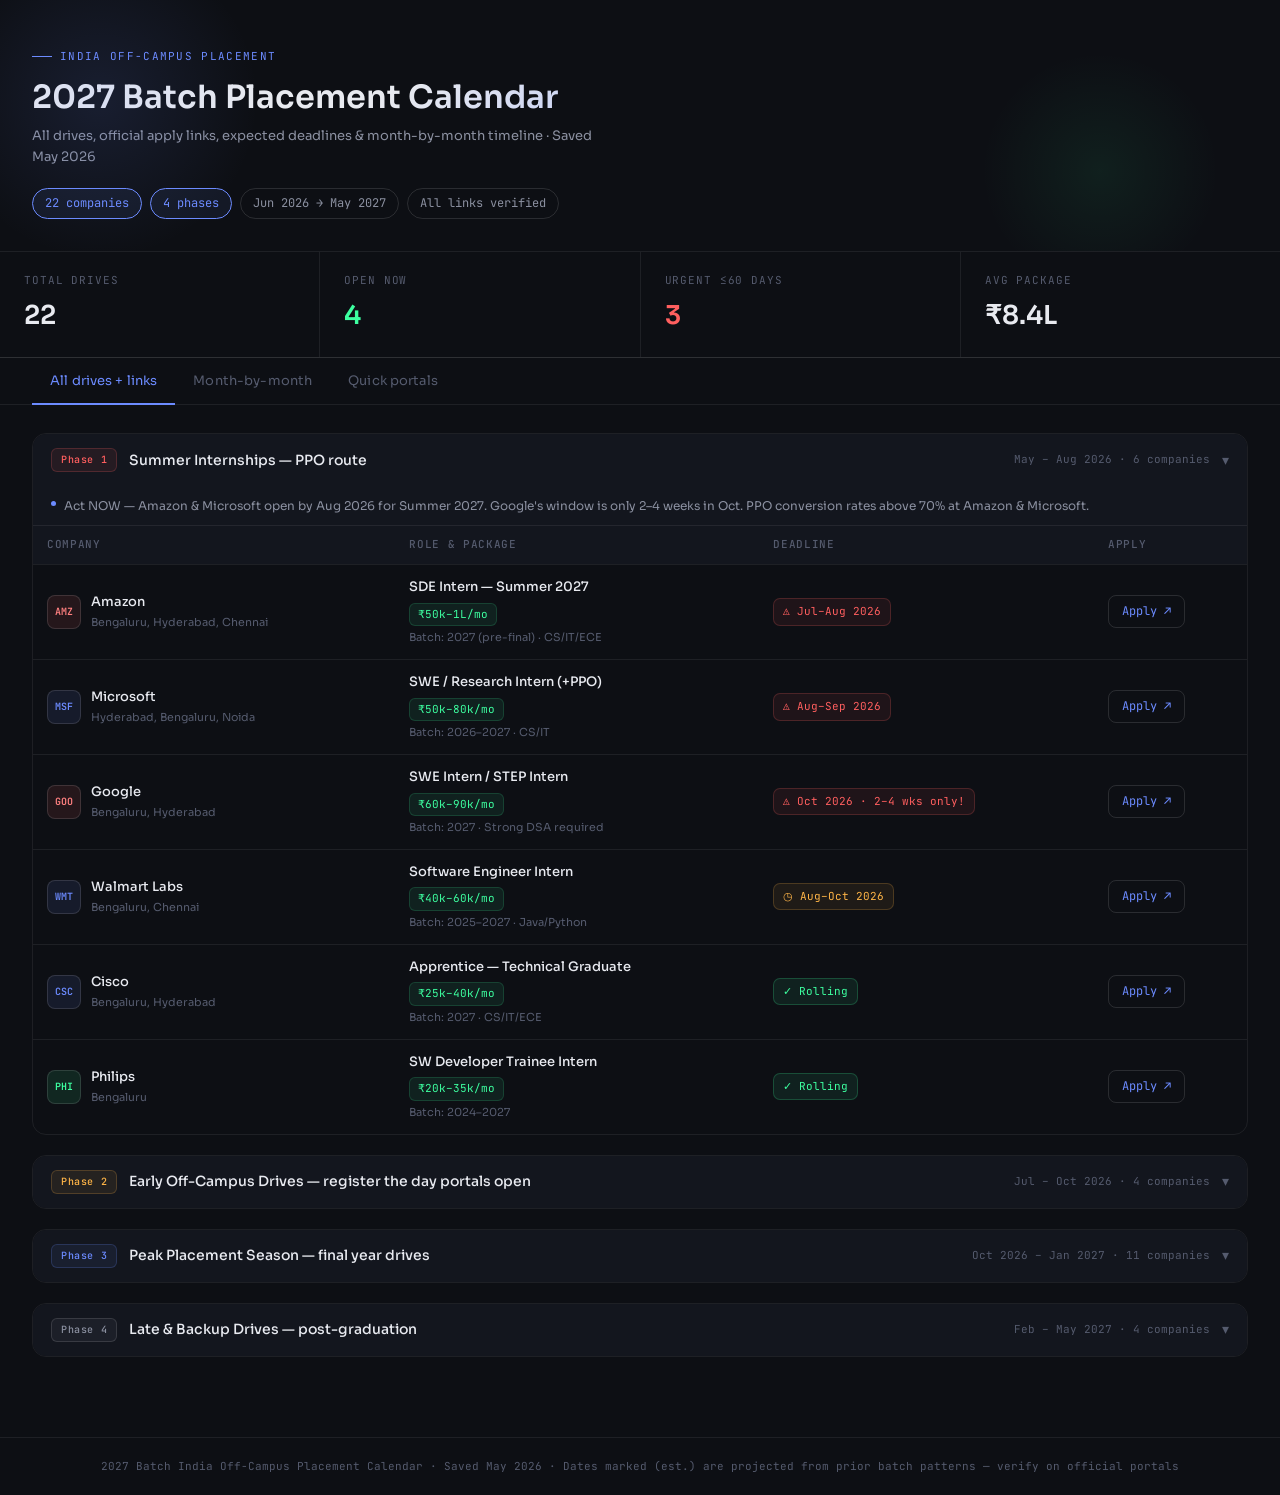
<file: placement_calendar_2027_batch.html>
<!DOCTYPE html>
<html lang="en">
<head>
<meta charset="UTF-8">
<meta name="viewport" content="width=device-width, initial-scale=1.0">
<title>2027 Batch — India Placement Calendar</title>
<link href="https://fonts.googleapis.com/css2?family=Sora:wght@300;400;500;600&family=JetBrains+Mono:wght@400;500&display=swap" rel="stylesheet">
<style>
  :root {
    --bg: #0d0f14;
    --surface: #13161e;
    --surface2: #1a1e28;
    --border: rgba(255,255,255,0.07);
    --border2: rgba(255,255,255,0.12);
    --text: #e8eaf0;
    --text2: #8b90a0;
    --text3: #555b6e;
    --accent: #6c8bff;
    --accent2: #3dffa0;
    --warn: #ffb547;
    --danger: #ff5f5f;
    --green: #3dffa0;
    --green-bg: rgba(61,255,160,0.08);
    --blue-bg: rgba(108,139,255,0.08);
    --warn-bg: rgba(255,181,71,0.08);
    --danger-bg: rgba(255,95,95,0.08);
    --font: 'Sora', sans-serif;
    --mono: 'JetBrains Mono', monospace;
    --radius: 10px;
    --radius-lg: 14px;
  }
  *, *::before, *::after { box-sizing: border-box; margin: 0; padding: 0; }
  html { scroll-behavior: smooth; }
  body {
    background: var(--bg);
    color: var(--text);
    font-family: var(--font);
    font-size: 14px;
    line-height: 1.6;
    min-height: 100vh;
  }

  /* ── HEADER ── */
  .page-header {
    padding: 48px 32px 32px;
    border-bottom: 1px solid var(--border);
    position: relative;
    overflow: hidden;
  }
  .page-header::before {
    content: '';
    position: absolute;
    top: -60px; left: -60px;
    width: 320px; height: 320px;
    background: radial-gradient(circle, rgba(108,139,255,0.12) 0%, transparent 70%);
    pointer-events: none;
  }
  .page-header::after {
    content: '';
    position: absolute;
    bottom: -40px; right: 60px;
    width: 240px; height: 240px;
    background: radial-gradient(circle, rgba(61,255,160,0.07) 0%, transparent 70%);
    pointer-events: none;
  }
  .header-tag {
    font-family: var(--mono);
    font-size: 11px;
    color: var(--accent);
    letter-spacing: .12em;
    text-transform: uppercase;
    margin-bottom: 12px;
    display: flex;
    align-items: center;
    gap: 8px;
  }
  .header-tag::before {
    content: '';
    width: 20px; height: 1px;
    background: var(--accent);
  }
  h1 {
    font-size: 32px;
    font-weight: 600;
    line-height: 1.2;
    margin-bottom: 10px;
    background: linear-gradient(135deg, #e8eaf0 30%, #6c8bff);
    -webkit-background-clip: text;
    -webkit-text-fill-color: transparent;
    background-clip: text;
  }
  .header-sub {
    color: var(--text2);
    font-size: 13px;
    max-width: 560px;
  }
  .header-chips {
    display: flex;
    flex-wrap: wrap;
    gap: 8px;
    margin-top: 20px;
  }
  .header-chip {
    font-size: 12px;
    padding: 5px 12px;
    border-radius: 20px;
    border: 1px solid var(--border2);
    color: var(--text2);
    font-family: var(--mono);
  }
  .header-chip.active {
    background: var(--blue-bg);
    border-color: var(--accent);
    color: var(--accent);
  }

  /* ── STATS ── */
  .stats {
    display: grid;
    grid-template-columns: repeat(4, 1fr);
    gap: 1px;
    background: var(--border);
    border-bottom: 1px solid var(--border);
  }
  .stat {
    background: var(--bg);
    padding: 20px 24px;
  }
  .stat-label {
    font-size: 11px;
    color: var(--text3);
    font-family: var(--mono);
    text-transform: uppercase;
    letter-spacing: .08em;
    margin-bottom: 6px;
  }
  .stat-val {
    font-size: 26px;
    font-weight: 600;
    color: var(--text);
  }
  .stat-val.green { color: var(--green); }
  .stat-val.danger { color: var(--danger); }

  /* ── TABS ── */
  .tabs {
    display: flex;
    gap: 0;
    padding: 0 32px;
    border-bottom: 1px solid var(--border);
    background: var(--bg);
    position: sticky;
    top: 0;
    z-index: 10;
  }
  .tab-btn {
    font-family: var(--font);
    font-size: 13px;
    padding: 14px 18px;
    border: none;
    background: transparent;
    color: var(--text3);
    cursor: pointer;
    border-bottom: 2px solid transparent;
    margin-bottom: -1px;
    transition: all .2s;
    letter-spacing: .01em;
  }
  .tab-btn:hover { color: var(--text2); }
  .tab-btn.active { color: var(--accent); border-bottom-color: var(--accent); }

  /* ── CONTENT ── */
  .content { padding: 28px 32px 60px; }
  .tab-panel { display: none; }
  .tab-panel.active { display: block; }

  /* ── PHASE CARD ── */
  .phase-wrap { margin-bottom: 20px; }
  .phase-card {
    border: 1px solid var(--border);
    border-radius: var(--radius-lg);
    overflow: hidden;
  }
  .phase-hdr {
    display: flex;
    align-items: center;
    gap: 12px;
    padding: 14px 18px;
    cursor: pointer;
    background: var(--surface);
    transition: background .15s;
    user-select: none;
  }
  .phase-hdr:hover { background: var(--surface2); }
  .phase-badge {
    font-family: var(--mono);
    font-size: 10px;
    font-weight: 500;
    padding: 3px 9px;
    border-radius: 6px;
    letter-spacing: .06em;
    flex-shrink: 0;
  }
  .ph1 { background: var(--danger-bg); color: var(--danger); border: 1px solid rgba(255,95,95,0.2); }
  .ph2 { background: var(--warn-bg); color: var(--warn); border: 1px solid rgba(255,181,71,0.2); }
  .ph3 { background: var(--blue-bg); color: var(--accent); border: 1px solid rgba(108,139,255,0.2); }
  .ph4 { background: rgba(139,144,160,0.08); color: var(--text2); border: 1px solid var(--border2); }
  .phase-title { flex: 1; font-size: 14px; font-weight: 500; color: var(--text); }
  .phase-meta { font-size: 11px; color: var(--text3); font-family: var(--mono); }
  .chev { font-size: 14px; color: var(--text3); transition: transform .25s; }
  .chev.open { transform: rotate(180deg); }
  .phase-body { overflow: hidden; max-height: 0; transition: max-height .35s ease; }
  .phase-body.open { max-height: 4000px; }
  .phase-note {
    padding: 10px 18px;
    font-size: 12px;
    color: var(--text2);
    border-bottom: 1px solid var(--border);
    background: var(--surface);
    display: flex;
    gap: 8px;
    align-items: flex-start;
  }
  .note-dot { width: 5px; height: 5px; border-radius: 50%; background: var(--accent); margin-top: 5px; flex-shrink: 0; }

  /* ── TABLE ── */
  table.dt { width: 100%; border-collapse: collapse; }
  table.dt thead th {
    padding: 10px 14px;
    text-align: left;
    font-size: 11px;
    font-weight: 500;
    color: var(--text3);
    font-family: var(--mono);
    letter-spacing: .06em;
    text-transform: uppercase;
    background: var(--surface);
    border-bottom: 1px solid var(--border);
  }
  table.dt tbody tr { border-bottom: 1px solid var(--border); transition: background .12s; }
  table.dt tbody tr:last-child { border-bottom: none; }
  table.dt tbody tr:hover { background: var(--surface); }
  table.dt td { padding: 12px 14px; vertical-align: middle; }
  .co-cell { display: flex; align-items: center; gap: 10px; }
  .co-logo {
    width: 34px; height: 34px;
    border-radius: 8px;
    display: flex; align-items: center; justify-content: center;
    font-size: 10px; font-weight: 600;
    font-family: var(--mono);
    flex-shrink: 0;
    border: 1px solid var(--border2);
  }
  .co-name { font-size: 13px; font-weight: 500; color: var(--text); }
  .co-loc { font-size: 11px; color: var(--text3); margin-top: 1px; }
  .role-name { font-size: 13px; font-weight: 500; color: var(--text); margin-bottom: 4px; }
  .sal-pill {
    display: inline-block;
    font-size: 11px;
    font-family: var(--mono);
    padding: 2px 8px;
    border-radius: 6px;
    background: var(--green-bg);
    color: var(--green);
    border: 1px solid rgba(61,255,160,0.15);
  }
  .batch-tag { font-size: 11px; color: var(--text3); margin-top: 3px; }
  .dl-chip {
    display: inline-flex;
    align-items: center;
    gap: 5px;
    font-size: 11px;
    font-family: var(--mono);
    padding: 4px 9px;
    border-radius: 7px;
    white-space: nowrap;
  }
  .dl-urgent { background: var(--danger-bg); color: var(--danger); border: 1px solid rgba(255,95,95,0.2); }
  .dl-open   { background: var(--green-bg);  color: var(--green);  border: 1px solid rgba(61,255,160,0.2); }
  .dl-soon   { background: var(--warn-bg);   color: var(--warn);   border: 1px solid rgba(255,181,71,0.2); }
  .dl-est    { background: rgba(139,144,160,0.07); color: var(--text2); border: 1px solid var(--border2); }
  .apply-btn {
    display: inline-flex;
    align-items: center;
    gap: 5px;
    font-size: 12px;
    font-family: var(--mono);
    padding: 6px 13px;
    border-radius: 8px;
    border: 1px solid var(--border2);
    background: transparent;
    color: var(--accent);
    text-decoration: none;
    transition: all .15s;
    white-space: nowrap;
  }
  .apply-btn:hover { background: var(--blue-bg); border-color: var(--accent); }

  /* ── TIMELINE ── */
  .tl-item {
    display: flex;
    gap: 0;
    border-bottom: 1px solid var(--border);
  }
  .tl-item:last-child { border-bottom: none; }
  .tl-left {
    width: 120px; flex-shrink: 0;
    padding: 16px 14px;
    border-right: 1px solid var(--border);
    display: flex; flex-direction: column; gap: 5px;
  }
  .tl-month { font-size: 12px; font-weight: 500; font-family: var(--mono); color: var(--text); }
  .tl-now { font-size: 10px; padding: 2px 7px; border-radius: 5px; background: var(--danger-bg); color: var(--danger); display: inline-block; width: fit-content; font-family: var(--mono); }
  .tl-right { flex: 1; padding: 12px 16px; display: flex; flex-wrap: wrap; gap: 7px; align-content: flex-start; }
  .tl-event {
    font-size: 12px;
    padding: 5px 11px;
    border-radius: 8px;
    border: 1px solid var(--border);
    background: var(--surface);
    color: var(--text2);
    cursor: default;
  }
  .tl-event.hot   { background: var(--danger-bg); border-color: rgba(255,95,95,0.2);   color: #ff8080; }
  .tl-event.mass  { background: var(--green-bg);  border-color: rgba(61,255,160,0.2);  color: var(--green); }
  .tl-event.prod  { background: var(--warn-bg);   border-color: rgba(255,181,71,0.2);  color: var(--warn); }

  /* ── QUICK LINKS ── */
  .links-grid { display: grid; grid-template-columns: repeat(auto-fill, minmax(240px, 1fr)); gap: 10px; margin-top: 20px; }
  .link-card {
    display: flex;
    align-items: center;
    gap: 12px;
    padding: 14px 16px;
    border: 1px solid var(--border);
    border-radius: var(--radius);
    background: var(--surface);
    text-decoration: none;
    transition: all .15s;
  }
  .link-card:hover { border-color: var(--accent); background: var(--blue-bg); }
  .link-icon {
    width: 36px; height: 36px;
    border-radius: 8px;
    display: flex; align-items: center; justify-content: center;
    font-family: var(--mono);
    font-size: 10px;
    font-weight: 600;
    flex-shrink: 0;
    border: 1px solid var(--border2);
  }
  .link-name { font-size: 13px; font-weight: 500; color: var(--text); }
  .link-domain { font-size: 11px; font-family: var(--mono); color: var(--text3); }
  .link-arr { margin-left: auto; font-size: 13px; color: var(--text3); }

  /* ── SECTION HEADING ── */
  .sec-heading {
    font-size: 11px;
    font-family: var(--mono);
    color: var(--text3);
    letter-spacing: .1em;
    text-transform: uppercase;
    margin-bottom: 16px;
    padding-bottom: 10px;
    border-bottom: 1px solid var(--border);
  }

  /* ── FOOTER ── */
  footer {
    text-align: center;
    padding: 20px 32px;
    border-top: 1px solid var(--border);
    font-size: 11px;
    font-family: var(--mono);
    color: var(--text3);
  }

  @media (max-width: 700px) {
    .stats { grid-template-columns: repeat(2,1fr); }
    h1 { font-size: 22px; }
    .content { padding: 20px 16px 50px; }
    .tabs { padding: 0 16px; overflow-x: auto; }
    .page-header { padding: 32px 16px 24px; }
    table.dt thead th:nth-child(3),
    table.dt td:nth-child(3) { display: none; }
  }
</style>
</head>
<body>

<header class="page-header">
  <div class="header-tag">India Off-Campus Placement</div>
  <h1>2027 Batch Placement Calendar</h1>
  <p class="header-sub">All drives, official apply links, expected deadlines & month-by-month timeline · Saved May 2026</p>
  <div class="header-chips">
    <span class="header-chip active">22 companies</span>
    <span class="header-chip active">4 phases</span>
    <span class="header-chip">Jun 2026 → May 2027</span>
    <span class="header-chip">All links verified</span>
  </div>
</header>

<div class="stats">
  <div class="stat"><div class="stat-label">Total drives</div><div class="stat-val">22</div></div>
  <div class="stat"><div class="stat-label">Open now</div><div class="stat-val green">4</div></div>
  <div class="stat"><div class="stat-label">Urgent ≤60 days</div><div class="stat-val danger">3</div></div>
  <div class="stat"><div class="stat-label">Avg package</div><div class="stat-val">₹8.4L</div></div>
</div>

<nav class="tabs">
  <button class="tab-btn active" onclick="sw('drives',this)">All drives + links</button>
  <button class="tab-btn" onclick="sw('timeline',this)">Month-by-month</button>
  <button class="tab-btn" onclick="sw('portals',this)">Quick portals</button>
</nav>

<div class="content">

<!-- ══ TAB: DRIVES ══ -->
<div id="tab-drives" class="tab-panel active">

  <!-- Phase 1 -->
  <div class="phase-wrap">
    <div class="phase-card">
      <div class="phase-hdr" onclick="tog('p1',this)">
        <span class="phase-badge ph1">Phase 1</span>
        <span class="phase-title">Summer Internships — PPO route</span>
        <span class="phase-meta">May – Aug 2026 · 6 companies</span>
        <span class="chev">▾</span>
      </div>
      <div class="phase-body open" id="p1">
        <div class="phase-note"><span class="note-dot"></span>Act NOW — Amazon & Microsoft open by Aug 2026 for Summer 2027. Google's window is only 2–4 weeks in Oct. PPO conversion rates above 70% at Amazon & Microsoft.</div>
        <table class="dt">
          <thead><tr><th>Company</th><th>Role & Package</th><th>Deadline</th><th>Apply</th></tr></thead>
          <tbody>
            <tr>
              <td><div class="co-cell"><div class="co-logo" style="background:rgba(255,95,95,0.1);color:#ff8080">AMZ</div><div><div class="co-name">Amazon</div><div class="co-loc">Bengaluru, Hyderabad, Chennai</div></div></div></td>
              <td><div class="role-name">SDE Intern — Summer 2027</div><span class="sal-pill">₹50k–1L/mo</span><div class="batch-tag">Batch: 2027 (pre-final) · CS/IT/ECE</div></td>
              <td><span class="dl-chip dl-urgent">⚠ Jul–Aug 2026</span></td>
              <td><a class="apply-btn" href="https://www.amazon.jobs/en/teams/internships-for-students" target="_blank">Apply ↗</a></td>
            </tr>
            <tr>
              <td><div class="co-cell"><div class="co-logo" style="background:rgba(108,139,255,0.1);color:#6c8bff">MSF</div><div><div class="co-name">Microsoft</div><div class="co-loc">Hyderabad, Bengaluru, Noida</div></div></div></td>
              <td><div class="role-name">SWE / Research Intern (+PPO)</div><span class="sal-pill">₹50k–80k/mo</span><div class="batch-tag">Batch: 2026–2027 · CS/IT</div></td>
              <td><span class="dl-chip dl-urgent">⚠ Aug–Sep 2026</span></td>
              <td><a class="apply-btn" href="https://careers.microsoft.com/students/us/en/india-internship" target="_blank">Apply ↗</a></td>
            </tr>
            <tr>
              <td><div class="co-cell"><div class="co-logo" style="background:rgba(255,95,95,0.1);color:#ff8080">GOO</div><div><div class="co-name">Google</div><div class="co-loc">Bengaluru, Hyderabad</div></div></div></td>
              <td><div class="role-name">SWE Intern / STEP Intern</div><span class="sal-pill">₹60k–90k/mo</span><div class="batch-tag">Batch: 2027 · Strong DSA required</div></td>
              <td><span class="dl-chip dl-urgent">⚠ Oct 2026 · 2–4 wks only!</span></td>
              <td><a class="apply-btn" href="https://careers.google.com/students/" target="_blank">Apply ↗</a></td>
            </tr>
            <tr>
              <td><div class="co-cell"><div class="co-logo" style="background:rgba(108,139,255,0.1);color:#6c8bff">WMT</div><div><div class="co-name">Walmart Labs</div><div class="co-loc">Bengaluru, Chennai</div></div></div></td>
              <td><div class="role-name">Software Engineer Intern</div><span class="sal-pill">₹40k–60k/mo</span><div class="batch-tag">Batch: 2025–2027 · Java/Python</div></td>
              <td><span class="dl-chip dl-soon">◷ Aug–Oct 2026</span></td>
              <td><a class="apply-btn" href="https://careers.walmart.com/results?q=intern+India" target="_blank">Apply ↗</a></td>
            </tr>
            <tr>
              <td><div class="co-cell"><div class="co-logo" style="background:rgba(108,139,255,0.1);color:#6c8bff">CSC</div><div><div class="co-name">Cisco</div><div class="co-loc">Bengaluru, Hyderabad</div></div></div></td>
              <td><div class="role-name">Apprentice — Technical Graduate</div><span class="sal-pill">₹25k–40k/mo</span><div class="batch-tag">Batch: 2027 · CS/IT/ECE</div></td>
              <td><span class="dl-chip dl-open">✓ Rolling</span></td>
              <td><a class="apply-btn" href="https://jobs.cisco.com/jobs/SearchJobs/India" target="_blank">Apply ↗</a></td>
            </tr>
            <tr>
              <td><div class="co-cell"><div class="co-logo" style="background:rgba(61,255,160,0.1);color:#3dffa0">PHI</div><div><div class="co-name">Philips</div><div class="co-loc">Bengaluru</div></div></div></td>
              <td><div class="role-name">SW Developer Trainee Intern</div><span class="sal-pill">₹20k–35k/mo</span><div class="batch-tag">Batch: 2024–2027</div></td>
              <td><span class="dl-chip dl-open">✓ Rolling</span></td>
              <td><a class="apply-btn" href="https://www.careers.philips.com/global/en/search-results?keywords=intern+India" target="_blank">Apply ↗</a></td>
            </tr>
          </tbody>
        </table>
      </div>
    </div>
  </div>

  <!-- Phase 2 -->
  <div class="phase-wrap">
    <div class="phase-card">
      <div class="phase-hdr" onclick="tog('p2',this)">
        <span class="phase-badge ph2">Phase 2</span>
        <span class="phase-title">Early Off-Campus Drives — register the day portals open</span>
        <span class="phase-meta">Jul – Oct 2026 · 4 companies</span>
        <span class="chev">▾</span>
      </div>
      <div class="phase-body" id="p2">
        <div class="phase-note"><span class="note-dot"></span>Mass IT companies open registration 2–3 months before exams. Register on day 1 — TCS iON exam centre slots fill within days. Wipro & Capgemini use Superset platform.</div>
        <table class="dt">
          <thead><tr><th>Company</th><th>Role & Package</th><th>Deadline</th><th>Apply</th></tr></thead>
          <tbody>
            <tr>
              <td><div class="co-cell"><div class="co-logo" style="background:rgba(61,255,160,0.1);color:#3dffa0">TCS</div><div><div class="co-name">TCS</div><div class="co-loc">Pan India — iON centres</div></div></div></td>
              <td><div class="role-name">NQT — Ninja / Digital / Prime</div><span class="sal-pill">₹3.36–9 LPA</span><div class="batch-tag">Batch: 2027 · BE/BTech/MCA – 60%</div></td>
              <td><span class="dl-chip dl-est">📅 Aug–Sep 2026 (est.)</span></td>
              <td><a class="apply-btn" href="https://nextstep.tcs.com/campus/" target="_blank">Apply ↗</a></td>
            </tr>
            <tr>
              <td><div class="co-cell"><div class="co-logo" style="background:rgba(61,255,160,0.1);color:#3dffa0">WIP</div><div><div class="co-name">Wipro</div><div class="co-loc">Bengaluru, Hyderabad, Chennai</div></div></div></td>
              <td><div class="role-name">Developer L1 / Elite NTH</div><span class="sal-pill">₹3.5–6 LPA</span><div class="batch-tag">Batch: 2027 · Any branch – 60%</div></td>
              <td><span class="dl-chip dl-est">📅 Jul–Sep 2026 (est.)</span></td>
              <td><a class="apply-btn" href="https://careers.wipro.com/careers-home/" target="_blank">Apply ↗</a></td>
            </tr>
            <tr>
              <td><div class="co-cell"><div class="co-logo" style="background:rgba(139,144,160,0.12);color:#8b90a0">CAP</div><div><div class="co-name">Capgemini</div><div class="co-loc">Pan India via Superset</div></div></div></td>
              <td><div class="role-name">Software Engineer — Exceller</div><span class="sal-pill">₹4.25–7.5 LPA</span><div class="batch-tag">Batch: 2027 · BE/BTech – 60%</div></td>
              <td><span class="dl-chip dl-est">📅 Aug–Sep 2026 (est.)</span></td>
              <td><a class="apply-btn" href="https://www.capgemini.com/in-en/careers/find-your-career/" target="_blank">Apply ↗</a></td>
            </tr>
            <tr>
              <td><div class="co-cell"><div class="co-logo" style="background:rgba(61,255,160,0.1);color:#3dffa0">HCL</div><div><div class="co-name">HCL Tech</div><div class="co-loc">Noida, Chennai, Hyderabad, Bengaluru</div></div></div></td>
              <td><div class="role-name">Graduate Engineer Trainee</div><span class="sal-pill">₹3.5–5 LPA</span><div class="batch-tag">Batch: 2027 · BE/BTech – 60%</div></td>
              <td><span class="dl-chip dl-est">📅 Aug–Oct 2026 (est.)</span></td>
              <td><a class="apply-btn" href="https://www.hcltech.com/careers" target="_blank">Apply ↗</a></td>
            </tr>
          </tbody>
        </table>
      </div>
    </div>
  </div>

  <!-- Phase 3 -->
  <div class="phase-wrap">
    <div class="phase-card">
      <div class="phase-hdr" onclick="tog('p3',this)">
        <span class="phase-badge ph3">Phase 3</span>
        <span class="phase-title">Peak Placement Season — final year drives</span>
        <span class="phase-meta">Oct 2026 – Jan 2027 · 11 companies</span>
        <span class="chev">▾</span>
      </div>
      <div class="phase-body" id="p3">
        <div class="phase-note"><span class="note-dot"></span>Highest hiring volume. Complete InfyTQ certification before Oct 2026 — it is mandatory for Infosys drives. Razorpay / PhonePe / Freshworks often close within days of opening.</div>
        <table class="dt">
          <thead><tr><th>Company</th><th>Role & Package</th><th>Deadline</th><th>Apply</th></tr></thead>
          <tbody>
            <tr>
              <td><div class="co-cell"><div class="co-logo" style="background:rgba(108,139,255,0.1);color:#6c8bff">INFY</div><div><div class="co-name">Infosys</div><div class="co-loc">Bengaluru, Hyderabad, Pune, Chennai</div></div></div></td>
              <td><div class="role-name">DSE Trainee / SP L1–L3</div><span class="sal-pill">₹6.25–21 LPA</span><div class="batch-tag">Batch: 2027 · BE/BTech/MCA – eligible branches</div></td>
              <td><span class="dl-chip dl-est">📅 Nov 2026–Jan 2027 (est.)</span></td>
              <td><a class="apply-btn" href="https://infytq.infosys.com/" target="_blank">Apply ↗</a></td>
            </tr>
            <tr>
              <td><div class="co-cell"><div class="co-logo" style="background:rgba(108,139,255,0.1);color:#6c8bff">CTS</div><div><div class="co-name">Cognizant</div><div class="co-loc">Pan India</div></div></div></td>
              <td><div class="role-name">GenC / GenC Next (Digital Nurture 5.0)</div><span class="sal-pill">₹4–7 LPA</span><div class="batch-tag">Batch: 2027 · BE/BTech (eligible branches)</div></td>
              <td><span class="dl-chip dl-est">📅 Oct–Nov 2026 (est.)</span></td>
              <td><a class="apply-btn" href="https://careers.cognizant.com/global/en/students-freshers-jobs" target="_blank">Apply ↗</a></td>
            </tr>
            <tr>
              <td><div class="co-cell"><div class="co-logo" style="background:rgba(108,139,255,0.1);color:#6c8bff">ACN</div><div><div class="co-name">Accenture</div><div class="co-loc">Bengaluru, Hyderabad, Pune, Gurgaon</div></div></div></td>
              <td><div class="role-name">Associate Software Engineer (ASE)</div><span class="sal-pill">₹4.5–6.5 LPA</span><div class="batch-tag">Batch: 2027 · BE/BTech/Any Grad</div></td>
              <td><span class="dl-chip dl-est">📅 Oct–Nov 2026 (est.)</span></td>
              <td><a class="apply-btn" href="https://www.accenture.com/in-en/careers/jobsearch" target="_blank">Apply ↗</a></td>
            </tr>
            <tr>
              <td><div class="co-cell"><div class="co-logo" style="background:rgba(139,144,160,0.12);color:#8b90a0">IBM</div><div><div class="co-name">IBM</div><div class="co-loc">Pan India</div></div></div></td>
              <td><div class="role-name">Associate System Engineer</div><span class="sal-pill">₹4–6 LPA</span><div class="batch-tag">Batch: 2027 · BE/BTech/BCA/BSc</div></td>
              <td><span class="dl-chip dl-est">📅 Oct–Dec 2026 (est.)</span></td>
              <td><a class="apply-btn" href="https://www.ibm.com/in-en/employment/entrylevel.html" target="_blank">Apply ↗</a></td>
            </tr>
            <tr>
              <td><div class="co-cell"><div class="co-logo" style="background:rgba(139,144,160,0.12);color:#8b90a0">DEL</div><div><div class="co-name">Deloitte</div><div class="co-loc">Bengaluru, Hyderabad, Mumbai</div></div></div></td>
              <td><div class="role-name">Analyst / DevOps Consultant</div><span class="sal-pill">₹6–9 LPA</span><div class="batch-tag">Batch: 2027 · BE/BTech/MBA – 60%</div></td>
              <td><span class="dl-chip dl-est">📅 Sep–Nov 2026 (est.)</span></td>
              <td><a class="apply-btn" href="https://www2.deloitte.com/in/en/careers/students/entry-level-students.html" target="_blank">Apply ↗</a></td>
            </tr>
            <tr>
              <td><div class="co-cell"><div class="co-logo" style="background:rgba(255,95,95,0.1);color:#ff8080">ORA</div><div><div class="co-name">Oracle</div><div class="co-loc">Bengaluru, Hyderabad</div></div></div></td>
              <td><div class="role-name">Software Developer 1 (IC1)</div><span class="sal-pill">₹8–12 LPA</span><div class="batch-tag">Batch: 2027 · CS/IT/ECE – Java/SQL</div></td>
              <td><span class="dl-chip dl-est">📅 Oct–Dec 2026 (est.)</span></td>
              <td><a class="apply-btn" href="https://careers.oracle.com/jobs/#en/sites/jobsearch/requisitions?keyword=fresh&location=India" target="_blank">Apply ↗</a></td>
            </tr>
            <tr>
              <td><div class="co-cell"><div class="co-logo" style="background:rgba(255,95,95,0.1);color:#ff8080">QCM</div><div><div class="co-name">Qualcomm</div><div class="co-loc">Hyderabad, Bengaluru</div></div></div></td>
              <td><div class="role-name">Engineer — Hardware / SW</div><span class="sal-pill">₹12–20 LPA</span><div class="batch-tag">Batch: 2027 · ECE/EEE/CS – VLSI/C++</div></td>
              <td><span class="dl-chip dl-est">📅 Oct 2026–Jan 2027 (est.)</span></td>
              <td><a class="apply-btn" href="https://careers.qualcomm.com/careers/search#/?keyword=India&type=University" target="_blank">Apply ↗</a></td>
            </tr>
            <tr>
              <td><div class="co-cell"><div class="co-logo" style="background:rgba(61,255,160,0.1);color:#3dffa0">TML</div><div><div class="co-name">Tech Mahindra</div><div class="co-loc">Pan India</div></div></div></td>
              <td><div class="role-name">Associate Software Engineer</div><span class="sal-pill">₹3.25–5 LPA</span><div class="batch-tag">Batch: 2027 · Any branch – 60%</div></td>
              <td><span class="dl-chip dl-est">📅 Oct–Dec 2026 (est.)</span></td>
              <td><a class="apply-btn" href="https://careers.techmahindra.com/ListOfJobs" target="_blank">Apply ↗</a></td>
            </tr>
            <tr>
              <td><div class="co-cell"><div class="co-logo" style="background:rgba(255,181,71,0.1);color:#ffb547">RZP</div><div><div class="co-name">Razorpay</div><div class="co-loc">Bengaluru</div></div></div></td>
              <td><div class="role-name">SDE / Product Engineer</div><span class="sal-pill">₹14–22 LPA</span><div class="batch-tag">Batch: 2027 · CS/IT – strong DSA</div></td>
              <td><span class="dl-chip dl-est">📅 Jul–Sep 2026 (est.)</span></td>
              <td><a class="apply-btn" href="https://razorpay.com/jobs/" target="_blank">Apply ↗</a></td>
            </tr>
            <tr>
              <td><div class="co-cell"><div class="co-logo" style="background:rgba(255,181,71,0.1);color:#ffb547">PHP</div><div><div class="co-name">PhonePe</div><div class="co-loc">Bengaluru</div></div></div></td>
              <td><div class="role-name">Software Engineer (Fresher)</div><span class="sal-pill">₹15–25 LPA</span><div class="batch-tag">Batch: 2027 · CS/IT/ECE</div></td>
              <td><span class="dl-chip dl-est">📅 Aug–Oct 2026 (est.)</span></td>
              <td><a class="apply-btn" href="https://careers.phonepe.com/" target="_blank">Apply ↗</a></td>
            </tr>
            <tr>
              <td><div class="co-cell"><div class="co-logo" style="background:rgba(255,181,71,0.1);color:#ffb547">FRW</div><div><div class="co-name">Freshworks</div><div class="co-loc">Chennai, Bengaluru</div></div></div></td>
              <td><div class="role-name">SDE / Frontend Engineer</div><span class="sal-pill">₹12–18 LPA</span><div class="batch-tag">Batch: 2027 · CS/IT</div></td>
              <td><span class="dl-chip dl-est">📅 Aug–Oct 2026 (est.)</span></td>
              <td><a class="apply-btn" href="https://careers.freshworks.com/" target="_blank">Apply ↗</a></td>
            </tr>
          </tbody>
        </table>
      </div>
    </div>
  </div>

  <!-- Phase 4 -->
  <div class="phase-wrap">
    <div class="phase-card">
      <div class="phase-hdr" onclick="tog('p4',this)">
        <span class="phase-badge ph4">Phase 4</span>
        <span class="phase-title">Late & Backup Drives — post-graduation</span>
        <span class="phase-meta">Feb – May 2027 · 4 companies</span>
        <span class="chev">▾</span>
      </div>
      <div class="phase-body" id="p4">
        <div class="phase-note"><span class="note-dot"></span>If you missed earlier cycles, TCS NQT Cycle 2 and rolling walk-ins from Wipro & Accenture run year-round. Don't wait — apply parallel to earlier phases.</div>
        <table class="dt">
          <thead><tr><th>Company</th><th>Role & Package</th><th>Deadline</th><th>Apply</th></tr></thead>
          <tbody>
            <tr>
              <td><div class="co-cell"><div class="co-logo" style="background:rgba(61,255,160,0.1);color:#3dffa0">TCS</div><div><div class="co-name">TCS</div><div class="co-loc">Pan India — iON centres</div></div></div></td>
              <td><div class="role-name">NQT Cycle 2 (second attempt)</div><span class="sal-pill">₹3.36–9 LPA</span><div class="batch-tag">Batch: 2027 · BE/BTech – 60%</div></td>
              <td><span class="dl-chip dl-est">📅 Feb–Mar 2027 (est.)</span></td>
              <td><a class="apply-btn" href="https://nextstep.tcs.com/campus/" target="_blank">Apply ↗</a></td>
            </tr>
            <tr>
              <td><div class="co-cell"><div class="co-logo" style="background:rgba(61,255,160,0.1);color:#3dffa0">WIP</div><div><div class="co-name">Wipro</div><div class="co-loc">Bengaluru, Chennai</div></div></div></td>
              <td><div class="role-name">Walk-in Drives — multiple roles</div><span class="sal-pill">₹3.5–5 LPA</span><div class="batch-tag">Batch: 2025–2027 · Any degree</div></td>
              <td><span class="dl-chip dl-open">✓ Rolling / Walk-in</span></td>
              <td><a class="apply-btn" href="https://careers.wipro.com/careers-home/" target="_blank">Apply ↗</a></td>
            </tr>
            <tr>
              <td><div class="co-cell"><div class="co-logo" style="background:rgba(108,139,255,0.1);color:#6c8bff">ACN</div><div><div class="co-name">Accenture</div><div class="co-loc">Pan India</div></div></div></td>
              <td><div class="role-name">Customer Ops / Trust & Safety</div><span class="sal-pill">₹3.5–5 LPA</span><div class="batch-tag">Batch: 2027 · Any graduate</div></td>
              <td><span class="dl-chip dl-open">✓ Rolling</span></td>
              <td><a class="apply-btn" href="https://www.accenture.com/in-en/careers/jobsearch" target="_blank">Apply ↗</a></td>
            </tr>
            <tr>
              <td><div class="co-cell"><div class="co-logo" style="background:rgba(108,139,255,0.1);color:#6c8bff">INFY</div><div><div class="co-name">Infosys</div><div class="co-loc">Bengaluru, Pune</div></div></div></td>
              <td><div class="role-name">DSE Trainee (late cycle)</div><span class="sal-pill">₹6.25 LPA</span><div class="batch-tag">Batch: 2027 · BE/BTech/MCA – 60%</div></td>
              <td><span class="dl-chip dl-est">📅 Mar–May 2027 (est.)</span></td>
              <td><a class="apply-btn" href="https://infytq.infosys.com/" target="_blank">Apply ↗</a></td>
            </tr>
          </tbody>
        </table>
      </div>
    </div>
  </div>
</div><!-- /tab-drives -->

<!-- ══ TAB: TIMELINE ══ -->
<div id="tab-timeline" class="tab-panel">
  <div class="sec-heading">Month-by-month — Jun 2026 to May 2027</div>
  <div class="phase-card">
    <div class="tl-item">
      <div class="tl-left"><div class="tl-month">May–Jun 2026</div><span class="tl-now">← now</span></div>
      <div class="tl-right">
        <span class="tl-event hot">Amazon intern apps open</span>
        <span class="tl-event hot">Microsoft intern open</span>
        <span class="tl-event">Cisco apprentice — rolling</span>
        <span class="tl-event">Philips intern — rolling</span>
        <span class="tl-event mass">TCS NQT current cycle (Jun 14)</span>
      </div>
    </div>
    <div class="tl-item">
      <div class="tl-left"><div class="tl-month">Jul–Aug 2026</div></div>
      <div class="tl-right">
        <span class="tl-event hot">Amazon SDE Intern 2027 deadline</span>
        <span class="tl-event hot">Microsoft intern deadline</span>
        <span class="tl-event">Walmart Labs intern opens</span>
        <span class="tl-event mass">Wipro Elite NTH registration</span>
        <span class="tl-event mass">Capgemini Exceller registration</span>
        <span class="tl-event prod">Razorpay / Freshworks opens</span>
      </div>
    </div>
    <div class="tl-item">
      <div class="tl-left"><div class="tl-month">Sep 2026</div></div>
      <div class="tl-right">
        <span class="tl-event mass">TCS NQT Cycle 1 exam</span>
        <span class="tl-event mass">Capgemini Exceller test rounds</span>
        <span class="tl-event mass">Wipro NLTH test</span>
        <span class="tl-event mass">HCL off-campus registration</span>
        <span class="tl-event hot">Watch Google portal — opens any day</span>
      </div>
    </div>
    <div class="tl-item">
      <div class="tl-left"><div class="tl-month">Oct 2026</div></div>
      <div class="tl-right">
        <span class="tl-event hot">Google SWE Intern — 2–4 weeks ONLY!</span>
        <span class="tl-event mass">Cognizant CCAT drive opens</span>
        <span class="tl-event mass">Accenture ASE drive</span>
        <span class="tl-event prod">PhonePe hiring</span>
        <span class="tl-event mass">InfyTQ certification deadline</span>
      </div>
    </div>
    <div class="tl-item">
      <div class="tl-left"><div class="tl-month">Nov–Dec 2026</div></div>
      <div class="tl-right">
        <span class="tl-event mass">IBM Associate Engineer</span>
        <span class="tl-event mass">Deloitte Analyst hiring</span>
        <span class="tl-event mass">Oracle SDE 1 drive</span>
        <span class="tl-event mass">Tech Mahindra NLT</span>
        <span class="tl-event mass">Infosys SP / DSE drive opens</span>
      </div>
    </div>
    <div class="tl-item">
      <div class="tl-left"><div class="tl-month">Jan 2027</div></div>
      <div class="tl-right">
        <span class="tl-event mass">Qualcomm hardware / SW hiring</span>
        <span class="tl-event mass">Infosys final rounds</span>
        <span class="tl-event">Campus offer letters — collect</span>
        <span class="tl-event">Backup drives begin</span>
      </div>
    </div>
    <div class="tl-item">
      <div class="tl-left"><div class="tl-month">Feb–May 2027</div></div>
      <div class="tl-right">
        <span class="tl-event mass">TCS NQT Cycle 2 (backup)</span>
        <span class="tl-event mass">Wipro walk-in drives</span>
        <span class="tl-event mass">Accenture ops roles — rolling</span>
        <span class="tl-event mass">Infosys late cycle</span>
        <span class="tl-event">Joining & onboarding begins</span>
      </div>
    </div>
  </div>
</div><!-- /tab-timeline -->

<!-- ══ TAB: PORTALS ══ -->
<div id="tab-portals" class="tab-panel">
  <div class="sec-heading">Official apply portals — click to open</div>
  <div class="links-grid">
    <a class="link-card" href="https://nextstep.tcs.com/campus/" target="_blank">
      <div class="link-icon" style="background:rgba(61,255,160,0.1);color:#3dffa0">TCS</div>
      <div><div class="link-name">TCS NextStep (NQT)</div><div class="link-domain">nextstep.tcs.com</div></div>
      <span class="link-arr">↗</span>
    </a>
    <a class="link-card" href="https://infytq.infosys.com/" target="_blank">
      <div class="link-icon" style="background:rgba(108,139,255,0.1);color:#6c8bff">INFY</div>
      <div><div class="link-name">Infosys InfyTQ</div><div class="link-domain">infytq.infosys.com</div></div>
      <span class="link-arr">↗</span>
    </a>
    <a class="link-card" href="https://careers.wipro.com/careers-home/" target="_blank">
      <div class="link-icon" style="background:rgba(61,255,160,0.1);color:#3dffa0">WIP</div>
      <div><div class="link-name">Wipro Careers</div><div class="link-domain">careers.wipro.com</div></div>
      <span class="link-arr">↗</span>
    </a>
    <a class="link-card" href="https://www.capgemini.com/in-en/careers/find-your-career/" target="_blank">
      <div class="link-icon" style="background:rgba(139,144,160,0.12);color:#8b90a0">CAP</div>
      <div><div class="link-name">Capgemini Careers</div><div class="link-domain">capgemini.com/in-en</div></div>
      <span class="link-arr">↗</span>
    </a>
    <a class="link-card" href="https://careers.cognizant.com/global/en/students-freshers-jobs" target="_blank">
      <div class="link-icon" style="background:rgba(108,139,255,0.1);color:#6c8bff">CTS</div>
      <div><div class="link-name">Cognizant Students</div><div class="link-domain">careers.cognizant.com</div></div>
      <span class="link-arr">↗</span>
    </a>
    <a class="link-card" href="https://www.accenture.com/in-en/careers/jobsearch" target="_blank">
      <div class="link-icon" style="background:rgba(108,139,255,0.1);color:#6c8bff">ACN</div>
      <div><div class="link-name">Accenture India</div><div class="link-domain">accenture.com/in-en</div></div>
      <span class="link-arr">↗</span>
    </a>
    <a class="link-card" href="https://www.amazon.jobs/en/teams/internships-for-students" target="_blank">
      <div class="link-icon" style="background:rgba(255,95,95,0.1);color:#ff8080">AMZ</div>
      <div><div class="link-name">Amazon University Hiring</div><div class="link-domain">amazon.jobs</div></div>
      <span class="link-arr">↗</span>
    </a>
    <a class="link-card" href="https://careers.google.com/students/" target="_blank">
      <div class="link-icon" style="background:rgba(255,95,95,0.1);color:#ff8080">GOO</div>
      <div><div class="link-name">Google Students</div><div class="link-domain">careers.google.com/students</div></div>
      <span class="link-arr">↗</span>
    </a>
    <a class="link-card" href="https://careers.microsoft.com/students/us/en/india-internship" target="_blank">
      <div class="link-icon" style="background:rgba(108,139,255,0.1);color:#6c8bff">MSF</div>
      <div><div class="link-name">Microsoft India Intern</div><div class="link-domain">careers.microsoft.com</div></div>
      <span class="link-arr">↗</span>
    </a>
    <a class="link-card" href="https://www.ibm.com/in-en/employment/entrylevel.html" target="_blank">
      <div class="link-icon" style="background:rgba(139,144,160,0.12);color:#8b90a0">IBM</div>
      <div><div class="link-name">IBM Entry Level</div><div class="link-domain">ibm.com/in-en</div></div>
      <span class="link-arr">↗</span>
    </a>
    <a class="link-card" href="https://www2.deloitte.com/in/en/careers/students/entry-level-students.html" target="_blank">
      <div class="link-icon" style="background:rgba(139,144,160,0.12);color:#8b90a0">DEL</div>
      <div><div class="link-name">Deloitte India Students</div><div class="link-domain">deloitte.com/in</div></div>
      <span class="link-arr">↗</span>
    </a>
    <a class="link-card" href="https://careers.oracle.com/jobs/#en/sites/jobsearch/requisitions?keyword=fresh&location=India" target="_blank">
      <div class="link-icon" style="background:rgba(255,95,95,0.1);color:#ff8080">ORA</div>
      <div><div class="link-name">Oracle Careers India</div><div class="link-domain">careers.oracle.com</div></div>
      <span class="link-arr">↗</span>
    </a>
    <a class="link-card" href="https://careers.qualcomm.com/careers/search#/?keyword=India&type=University" target="_blank">
      <div class="link-icon" style="background:rgba(255,95,95,0.1);color:#ff8080">QCM</div>
      <div><div class="link-name">Qualcomm University</div><div class="link-domain">careers.qualcomm.com</div></div>
      <span class="link-arr">↗</span>
    </a>
    <a class="link-card" href="https://www.hcltech.com/careers" target="_blank">
      <div class="link-icon" style="background:rgba(61,255,160,0.1);color:#3dffa0">HCL</div>
      <div><div class="link-name">HCL Tech Careers</div><div class="link-domain">hcltech.com/careers</div></div>
      <span class="link-arr">↗</span>
    </a>
    <a class="link-card" href="https://careers.techmahindra.com/ListOfJobs" target="_blank">
      <div class="link-icon" style="background:rgba(61,255,160,0.1);color:#3dffa0">TML</div>
      <div><div class="link-name">Tech Mahindra Careers</div><div class="link-domain">careers.techmahindra.com</div></div>
      <span class="link-arr">↗</span>
    </a>
    <a class="link-card" href="https://razorpay.com/jobs/" target="_blank">
      <div class="link-icon" style="background:rgba(255,181,71,0.1);color:#ffb547">RZP</div>
      <div><div class="link-name">Razorpay Jobs</div><div class="link-domain">razorpay.com/jobs</div></div>
      <span class="link-arr">↗</span>
    </a>
    <a class="link-card" href="https://careers.phonepe.com/" target="_blank">
      <div class="link-icon" style="background:rgba(255,181,71,0.1);color:#ffb547">PHP</div>
      <div><div class="link-name">PhonePe Careers</div><div class="link-domain">careers.phonepe.com</div></div>
      <span class="link-arr">↗</span>
    </a>
    <a class="link-card" href="https://careers.freshworks.com/" target="_blank">
      <div class="link-icon" style="background:rgba(255,181,71,0.1);color:#ffb547">FRW</div>
      <div><div class="link-name">Freshworks Careers</div><div class="link-domain">careers.freshworks.com</div></div>
      <span class="link-arr">↗</span>
    </a>
    <a class="link-card" href="https://careers.walmart.com/results?q=intern+India" target="_blank">
      <div class="link-icon" style="background:rgba(108,139,255,0.1);color:#6c8bff">WMT</div>
      <div><div class="link-name">Walmart Labs India</div><div class="link-domain">careers.walmart.com</div></div>
      <span class="link-arr">↗</span>
    </a>
    <a class="link-card" href="https://jobs.cisco.com/jobs/SearchJobs/India" target="_blank">
      <div class="link-icon" style="background:rgba(108,139,255,0.1);color:#6c8bff">CSC</div>
      <div><div class="link-name">Cisco Jobs India</div><div class="link-domain">jobs.cisco.com</div></div>
      <span class="link-arr">↗</span>
    </a>
    <a class="link-card" href="https://www.careers.philips.com/global/en/search-results?keywords=intern+India" target="_blank">
      <div class="link-icon" style="background:rgba(61,255,160,0.1);color:#3dffa0">PHI</div>
      <div><div class="link-name">Philips Careers India</div><div class="link-domain">careers.philips.com</div></div>
      <span class="link-arr">↗</span>
    </a>
    <a class="link-card" href="https://offcampusjobs4u.com/2027-batch-off-campus-jobs/" target="_blank">
      <div class="link-icon" style="background:rgba(139,144,160,0.12);color:#8b90a0">ALL</div>
      <div><div class="link-name">All 2027 drives tracker</div><div class="link-domain">offcampusjobs4u.com</div></div>
      <span class="link-arr">↗</span>
    </a>
  </div>
</div><!-- /tab-portals -->

</div><!-- /content -->

<footer>2027 Batch India Off-Campus Placement Calendar · Saved May 2026 · Dates marked (est.) are projected from prior batch patterns — verify on official portals</footer>

<script>
function sw(name, btn) {
  document.querySelectorAll('.tab-btn').forEach(b => b.classList.remove('active'));
  btn.classList.add('active');
  document.querySelectorAll('.tab-panel').forEach(p => p.classList.remove('active'));
  document.getElementById('tab-' + name).classList.add('active');
}
function tog(id, hdr) {
  const body = document.getElementById(id);
  const chev = hdr.querySelector('.chev');
  const open = body.classList.contains('open');
  body.classList.toggle('open', !open);
  if (chev) chev.classList.toggle('open', !open);
}
</script>
</body>
</html>
</file>
<file: style.css>
/* ─────────────────────────────────────────────
   GLOBAL RESET & VARIABLES
───────────────────────────────────────────── */
*, *::before, *::after {
  margin: 0;
  padding: 0;
  box-sizing: border-box;
}

:root {
  --bg-primary: #080b14;
  --bg-secondary: #0d1120;
  --bg-card: #111827;
  --bg-card-hover: #1a2235;
  --border: rgba(255,255,255,0.07);
  --border-bright: rgba(255,255,255,0.12);

  --text-primary: #f0f4ff;
  --text-secondary: #9aa5be;
  --text-muted: #5a6480;

  --accent-blue: #4f8ef7;
  --accent-purple: #8b5cf6;
  --accent-pink: #ec4899;
  --accent-cyan: #06b6d4;
  --accent-green: #10b981;
  --accent-orange: #f59e0b;
  --accent-red: #ef4444;

  --grad-blue: linear-gradient(135deg, #4f8ef7, #8b5cf6);
  --grad-warm: linear-gradient(135deg, #f59e0b, #ec4899);
  --grad-cool: linear-gradient(135deg, #06b6d4, #4f8ef7);
  --grad-green: linear-gradient(135deg, #10b981, #06b6d4);

  --radius-sm: 8px;
  --radius-md: 12px;
  --radius-lg: 20px;
  --radius-xl: 28px;

  --shadow-card: 0 4px 24px rgba(0,0,0,0.4);
  --shadow-glow: 0 0 40px rgba(79,142,247,0.15);

  --font-body: 'Inter', sans-serif;
  --font-code: 'JetBrains Mono', monospace;
}

html {
  scroll-behavior: smooth;
  scrollbar-width: thin;
  scrollbar-color: var(--accent-blue) var(--bg-secondary);
}

::-webkit-scrollbar { width: 6px; }
::-webkit-scrollbar-track { background: var(--bg-secondary); }
::-webkit-scrollbar-thumb { background: var(--accent-blue); border-radius: 3px; }

body {
  font-family: var(--font-body);
  background: var(--bg-primary);
  color: var(--text-primary);
  line-height: 1.6;
  overflow-x: hidden;
}

/* ─────────────────────────────────────────────
   NAVBAR
───────────────────────────────────────────── */
.navbar {
  position: fixed;
  top: 0;
  left: 0;
  right: 0;
  z-index: 1000;
  display: flex;
  align-items: center;
  justify-content: space-between;
  padding: 0.9rem 2rem;
  background: rgba(8,11,20,0.85);
  backdrop-filter: blur(20px);
  -webkit-backdrop-filter: blur(20px);
  border-bottom: 1px solid var(--border);
  transition: all 0.3s ease;
}

.navbar.scrolled {
  box-shadow: 0 4px 30px rgba(0,0,0,0.5);
}

.nav-brand {
  display: flex;
  align-items: center;
  gap: 0.5rem;
  font-size: 1.1rem;
  font-weight: 700;
  background: var(--grad-blue);
  -webkit-background-clip: text;
  -webkit-text-fill-color: transparent;
  background-clip: text;
}

.nav-icon { -webkit-text-fill-color: initial; font-size: 1.3rem; }

.nav-links {
  display: flex;
  gap: 0.25rem;
  flex-wrap: wrap;
}

.nav-links a {
  color: var(--text-secondary);
  text-decoration: none;
  font-size: 0.78rem;
  font-weight: 500;
  padding: 0.35rem 0.65rem;
  border-radius: var(--radius-sm);
  transition: all 0.2s ease;
  letter-spacing: 0.02em;
}

.nav-links a:hover {
  color: var(--text-primary);
  background: var(--border);
}

.nav-badge {
  background: var(--grad-blue);
  color: white;
  font-size: 0.75rem;
  font-weight: 700;
  padding: 0.3rem 0.75rem;
  border-radius: 20px;
  letter-spacing: 0.05em;
}

/* ─────────────────────────────────────────────
   HERO
───────────────────────────────────────────── */
.hero {
  position: relative;
  min-height: 100vh;
  display: flex;
  flex-direction: column;
  align-items: center;
  justify-content: center;
  padding: 8rem 2rem 4rem;
  overflow: hidden;
  text-align: center;
}

.hero-glow {
  position: absolute;
  border-radius: 50%;
  filter: blur(100px);
  opacity: 0.35;
  animation: pulse 8s ease-in-out infinite;
  pointer-events: none;
}

.glow-1 {
  width: 600px; height: 600px;
  background: radial-gradient(circle, #4f8ef7, transparent 70%);
  top: -100px; left: -150px;
  animation-delay: 0s;
}

.glow-2 {
  width: 500px; height: 500px;
  background: radial-gradient(circle, #8b5cf6, transparent 70%);
  top: 50px; right: -100px;
  animation-delay: 3s;
}

.glow-3 {
  width: 400px; height: 400px;
  background: radial-gradient(circle, #ec4899, transparent 70%);
  bottom: -50px; left: 40%;
  animation-delay: 6s;
}

@keyframes pulse {
  0%, 100% { opacity: 0.25; transform: scale(1); }
  50% { opacity: 0.45; transform: scale(1.1); }
}

.hero-content {
  position: relative;
  z-index: 1;
  max-width: 900px;
}

.hero-badge {
  display: inline-flex;
  align-items: center;
  gap: 0.5rem;
  background: rgba(79,142,247,0.15);
  border: 1px solid rgba(79,142,247,0.3);
  color: #7db3ff;
  font-size: 0.8rem;
  font-weight: 600;
  padding: 0.45rem 1.2rem;
  border-radius: 20px;
  letter-spacing: 0.04em;
  margin-bottom: 2rem;
  animation: fadeInDown 0.6s ease;
}

.hero-title {
  font-size: clamp(2.8rem, 8vw, 5.5rem);
  font-weight: 900;
  line-height: 1.05;
  margin-bottom: 1.5rem;
  letter-spacing: -0.03em;
  animation: fadeInUp 0.7s ease 0.1s both;
}

.gradient-text {
  background: var(--grad-blue);
  -webkit-background-clip: text;
  -webkit-text-fill-color: transparent;
  background-clip: text;
}

.hero-subtitle {
  font-size: 1.15rem;
  color: var(--text-secondary);
  max-width: 650px;
  margin: 0 auto 2.5rem;
  line-height: 1.7;
  animation: fadeInUp 0.7s ease 0.2s both;
}

.hero-stats {
  display: flex;
  justify-content: center;
  gap: 1rem;
  flex-wrap: wrap;
  margin-bottom: 2.5rem;
  animation: fadeInUp 0.7s ease 0.3s both;
}

.stat-card {
  background: rgba(255,255,255,0.05);
  border: 1px solid var(--border-bright);
  border-radius: var(--radius-md);
  padding: 1rem 1.75rem;
  text-align: center;
  min-width: 90px;
  backdrop-filter: blur(10px);
  transition: transform 0.2s, border-color 0.2s;
}

.stat-card:hover {
  transform: translateY(-4px);
  border-color: var(--accent-blue);
}

.stat-number {
  display: block;
  font-size: 2rem;
  font-weight: 800;
  background: var(--grad-blue);
  -webkit-background-clip: text;
  -webkit-text-fill-color: transparent;
  background-clip: text;
}

.stat-label {
  font-size: 0.78rem;
  color: var(--text-muted);
  font-weight: 600;
  text-transform: uppercase;
  letter-spacing: 0.08em;
  margin-top: 0.25rem;
  display: block;
}

.hero-warning {
  display: flex;
  align-items: flex-start;
  gap: 0.75rem;
  background: rgba(245,158,11,0.1);
  border: 1px solid rgba(245,158,11,0.25);
  border-radius: var(--radius-md);
  padding: 1rem 1.5rem;
  max-width: 650px;
  margin: 0 auto 2.5rem;
  text-align: left;
  font-size: 0.9rem;
  color: #fcd34d;
  animation: fadeInUp 0.7s ease 0.4s both;
}

.warning-icon { font-size: 1.1rem; flex-shrink: 0; margin-top: 0.1rem; }

.cta-btn {
  display: inline-block;
  padding: 1rem 2.5rem;
  background: var(--grad-blue);
  color: white;
  text-decoration: none;
  border-radius: 50px;
  font-weight: 700;
  font-size: 1.05rem;
  letter-spacing: 0.02em;
  transition: all 0.3s ease;
  box-shadow: 0 8px 30px rgba(79,142,247,0.35);
  animation: fadeInUp 0.7s ease 0.5s both;
}

.cta-btn:hover {
  transform: translateY(-3px);
  box-shadow: 0 12px 40px rgba(79,142,247,0.5);
}

.scroll-indicator {
  position: absolute;
  bottom: 2rem;
  left: 50%;
  transform: translateX(-50%);
  animation: bounce 2s ease-in-out infinite;
}

.scroll-dot {
  width: 6px; height: 6px;
  background: var(--accent-blue);
  border-radius: 50%;
  margin: 0 auto;
}

@keyframes bounce {
  0%, 100% { transform: translateX(-50%) translateY(0); }
  50% { transform: translateX(-50%) translateY(10px); }
}

@keyframes fadeInDown {
  from { opacity: 0; transform: translateY(-20px); }
  to { opacity: 1; transform: translateY(0); }
}

@keyframes fadeInUp {
  from { opacity: 0; transform: translateY(20px); }
  to { opacity: 1; transform: translateY(0); }
}

/* ─────────────────────────────────────────────
   CONTAINER & SECTIONS
───────────────────────────────────────────── */
.container {
  max-width: 1300px;
  margin: 0 auto;
  padding: 0 2rem;
}

.section {
  padding: 5rem 0;
  border-top: 1px solid var(--border);
}

.section-header {
  text-align: center;
  margin-bottom: 3.5rem;
}

.section-tag {
  display: inline-block;
  background: rgba(79,142,247,0.15);
  border: 1px solid rgba(79,142,247,0.3);
  color: var(--accent-blue);
  font-size: 0.72rem;
  font-weight: 700;
  padding: 0.3rem 0.9rem;
  border-radius: 20px;
  letter-spacing: 0.1em;
  text-transform: uppercase;
  margin-bottom: 1rem;
}

.section-header h2 {
  font-size: clamp(1.8rem, 4vw, 2.8rem);
  font-weight: 800;
  letter-spacing: -0.02em;
  margin-bottom: 0.75rem;
}

.section-header p {
  color: var(--text-secondary);
  font-size: 1.05rem;
  max-width: 600px;
  margin: 0 auto;
}

/* ─────────────────────────────────────────────
   ALERTS
───────────────────────────────────────────── */
.alert {
  display: flex;
  align-items: flex-start;
  gap: 0.85rem;
  padding: 1.1rem 1.4rem;
  border-radius: var(--radius-md);
  font-size: 0.92rem;
  margin-bottom: 2rem;
  line-height: 1.6;
}

.alert span:first-child { font-size: 1.2rem; flex-shrink: 0; }

.alert-danger {
  background: rgba(239,68,68,0.1);
  border: 1px solid rgba(239,68,68,0.25);
  color: #fca5a5;
}

.alert-warning {
  background: rgba(245,158,11,0.1);
  border: 1px solid rgba(245,158,11,0.25);
  color: #fcd34d;
}

.alert-info {
  background: rgba(79,142,247,0.1);
  border: 1px solid rgba(79,142,247,0.25);
  color: #93c5fd;
}

/* ─────────────────────────────────────────────
   RESOURCES BOX
───────────────────────────────────────────── */
.resources-box {
  background: rgba(79,142,247,0.06);
  border: 1px solid rgba(79,142,247,0.2);
  border-radius: var(--radius-lg);
  padding: 1.5rem 2rem;
  margin-bottom: 2rem;
}

.resources-box h4 {
  font-size: 0.95rem;
  font-weight: 700;
  color: var(--accent-blue);
  margin-bottom: 1rem;
}

.resource-grid {
  display: flex;
  flex-wrap: wrap;
  gap: 0.6rem;
}

.resource-link {
  background: rgba(255,255,255,0.05);
  border: 1px solid var(--border-bright);
  color: var(--text-secondary);
  text-decoration: none;
  font-size: 0.83rem;
  padding: 0.45rem 0.9rem;
  border-radius: var(--radius-sm);
  transition: all 0.2s;
  font-weight: 500;
}

.resource-link:hover {
  background: rgba(79,142,247,0.1);
  border-color: var(--accent-blue);
  color: var(--text-primary);
}

/* ─────────────────────────────────────────────
   OVERVIEW TIMELINE
───────────────────────────────────────────── */
.timeline {
  display: flex;
  align-items: center;
  gap: 1rem;
  flex-wrap: wrap;
  justify-content: center;
}

.timeline-phase {
  flex: 1;
  min-width: 260px;
  max-width: 380px;
  background: var(--bg-card);
  border: 1px solid var(--border-bright);
  border-radius: var(--radius-xl);
  padding: 2rem;
  transition: all 0.3s ease;
  position: relative;
  overflow: hidden;
}

.timeline-phase::before {
  content: '';
  position: absolute;
  top: 0; left: 0; right: 0;
  height: 3px;
}

.phase-1::before { background: var(--grad-blue); }
.phase-2::before { background: var(--grad-warm); }
.phase-3::before { background: var(--grad-green); }

.timeline-phase:hover {
  transform: translateY(-5px);
  box-shadow: var(--shadow-glow);
  border-color: rgba(79,142,247,0.3);
}

.phase-header {
  display: flex;
  justify-content: space-between;
  align-items: center;
  margin-bottom: 1rem;
}

.phase-num {
  font-size: 0.72rem;
  font-weight: 700;
  text-transform: uppercase;
  letter-spacing: 0.1em;
  color: var(--accent-blue);
}

.phase-days {
  font-size: 0.72rem;
  color: var(--text-muted);
  font-weight: 600;
}

.phase-title {
  font-size: 1.25rem;
  font-weight: 800;
  margin-bottom: 1rem;
}

.phase-list {
  list-style: none;
  display: flex;
  flex-direction: column;
  gap: 0.4rem;
}

.phase-list li {
  font-size: 0.88rem;
  color: var(--text-secondary);
  padding-left: 1rem;
  position: relative;
}

.phase-list li::before {
  content: '→';
  position: absolute;
  left: 0;
  color: var(--accent-blue);
  font-weight: 700;
}

.timeline-connector {
  font-size: 1.5rem;
  color: var(--text-muted);
  flex-shrink: 0;
}

/* ─────────────────────────────────────────────
   TOPIC CARDS (C++)
───────────────────────────────────────────── */
.topic-grid {
  display: flex;
  flex-direction: column;
  gap: 1.5rem;
}

.topic-card {
  background: var(--bg-card);
  border: 1px solid var(--border-bright);
  border-radius: var(--radius-xl);
  overflow: hidden;
  transition: all 0.3s ease;
}

.topic-card:hover {
  border-color: rgba(79,142,247,0.3);
  box-shadow: var(--shadow-glow);
}

.oop-card {
  border-color: rgba(139,92,246,0.3);
}

.topic-header {
  display: flex;
  align-items: center;
  gap: 1.25rem;
  padding: 1.5rem 2rem;
  background: rgba(255,255,255,0.02);
  border-bottom: 1px solid var(--border);
  flex-wrap: wrap;
}

.topic-num {
  font-size: 1.8rem;
  font-weight: 900;
  background: var(--grad-blue);
  -webkit-background-clip: text;
  -webkit-text-fill-color: transparent;
  background-clip: text;
  flex-shrink: 0;
  line-height: 1;
  font-family: var(--font-code);
}

.topic-title {
  font-size: 1.1rem;
  font-weight: 700;
  margin-bottom: 0.2rem;
}

.topic-days {
  font-size: 0.78rem;
  color: var(--text-muted);
}

.badge {
  margin-left: auto;
  font-size: 0.72rem;
  font-weight: 700;
  padding: 0.35rem 0.75rem;
  border-radius: 20px;
  letter-spacing: 0.05em;
  flex-shrink: 0;
}

.badge-must {
  background: rgba(239,68,68,0.15);
  border: 1px solid rgba(239,68,68,0.3);
  color: #fca5a5;
}

.badge-high {
  background: rgba(245,158,11,0.15);
  border: 1px solid rgba(245,158,11,0.3);
  color: #fcd34d;
}

.topic-body {
  padding: 1.75rem 2rem;
}

.learn-grid {
  display: grid;
  grid-template-columns: 1fr 1fr;
  gap: 1.5rem;
  margin-bottom: 1.25rem;
}

.learn-col h4 {
  font-size: 0.82rem;
  font-weight: 700;
  text-transform: uppercase;
  letter-spacing: 0.08em;
  color: var(--text-muted);
  margin-bottom: 0.75rem;
}

.learn-col ul, .learn-col ol {
  padding-left: 1.2rem;
  display: flex;
  flex-direction: column;
  gap: 0.35rem;
}

.learn-col li {
  font-size: 0.88rem;
  color: var(--text-secondary);
}

.interview-q li {
  font-size: 0.87rem;
  color: var(--text-secondary);
}

.mistakes-box {
  background: rgba(239,68,68,0.05);
  border: 1px solid rgba(239,68,68,0.15);
  border-radius: var(--radius-md);
  padding: 1rem 1.25rem;
  margin-bottom: 1rem;
}

.mistakes-box h4 {
  font-size: 0.8rem;
  font-weight: 700;
  color: #fca5a5;
  margin-bottom: 0.5rem;
}

.mistakes-box ul {
  padding-left: 1.2rem;
  display: flex;
  flex-direction: column;
  gap: 0.3rem;
}

.mistakes-box li {
  font-size: 0.84rem;
  color: #fca5a5;
}

.practice-target {
  background: rgba(16,185,129,0.08);
  border: 1px solid rgba(16,185,129,0.2);
  border-radius: var(--radius-md);
  padding: 0.75rem 1rem;
  font-size: 0.88rem;
  color: #6ee7b7;
  font-weight: 600;
}

/* OOP specific */
.oop-grid {
  display: grid;
  grid-template-columns: repeat(auto-fill, minmax(300px, 1fr));
  gap: 1.25rem;
  margin-bottom: 1.25rem;
}

.oop-concept {
  background: rgba(139,92,246,0.07);
  border: 1px solid rgba(139,92,246,0.2);
  border-radius: var(--radius-md);
  padding: 1.25rem;
}

.oop-concept h4 {
  font-size: 0.9rem;
  font-weight: 700;
  color: #c4b5fd;
  margin-bottom: 0.5rem;
}

.oop-concept p {
  font-size: 0.84rem;
  color: var(--text-secondary);
  margin-bottom: 0.75rem;
  line-height: 1.5;
}

.interview-questions-mini p {
  font-size: 0.82rem;
  color: var(--text-secondary);
  line-height: 1.5;
}

.code-snippet {
  background: rgba(0,0,0,0.4);
  border-radius: var(--radius-sm);
  padding: 0.75rem 1rem;
  overflow-x: auto;
}

.code-snippet pre, pre {
  margin: 0;
}

.code-snippet code, code {
  font-family: var(--font-code);
  font-size: 0.76rem;
  color: #a5f3fc;
  line-height: 1.6;
}

/* STL grid */
.stl-grid {
  display: grid;
  grid-template-columns: repeat(auto-fill, minmax(200px, 1fr));
  gap: 1rem;
  margin-bottom: 1.25rem;
}

.stl-item {
  background: rgba(6,182,212,0.07);
  border: 1px solid rgba(6,182,212,0.2);
  border-radius: var(--radius-md);
  padding: 1.1rem;
}

.stl-item h4 {
  font-family: var(--font-code);
  font-size: 0.9rem;
  color: var(--accent-cyan);
  margin-bottom: 0.5rem;
}

.stl-item ul {
  list-style: none;
  display: flex;
  flex-direction: column;
  gap: 0.25rem;
}

.stl-item li {
  font-size: 0.82rem;
  color: var(--text-secondary);
  padding-left: 0.75rem;
  position: relative;
}

.stl-item li::before {
  content: '•';
  position: absolute;
  left: 0;
  color: var(--accent-cyan);
}

/* ─────────────────────────────────────────────
   DSA SECTION
───────────────────────────────────────────── */
.dsa-categories {
  display: flex;
  flex-direction: column;
  gap: 2rem;
}

.dsa-category {
  border-radius: var(--radius-xl);
  overflow: hidden;
  border: 1px solid var(--border-bright);
}

.must-learn { border-color: rgba(239,68,68,0.3); }
.nice-learn { border-color: rgba(245,158,11,0.3); }
.skip-now { border-color: rgba(107,114,128,0.3); }

.dsa-cat-header {
  display: flex;
  align-items: center;
  gap: 1rem;
  padding: 1.25rem 2rem;
  flex-wrap: wrap;
}

.must-learn .dsa-cat-header { background: rgba(239,68,68,0.08); }
.nice-learn .dsa-cat-header { background: rgba(245,158,11,0.08); }
.skip-now .dsa-cat-header { background: rgba(107,114,128,0.05); }

.dsa-cat-icon { font-size: 1.5rem; }

.dsa-cat-header h3 {
  font-size: 1.1rem;
  font-weight: 800;
}

.dsa-cat-badge {
  margin-left: auto;
  font-size: 0.75rem;
  color: var(--text-muted);
  font-weight: 600;
}

.dsa-topics-list {
  background: var(--bg-card);
  padding: 0.5rem 0;
}

.dsa-topic {
  display: flex;
  align-items: center;
  justify-content: space-between;
  padding: 1rem 2rem;
  border-bottom: 1px solid var(--border);
  gap: 1rem;
  transition: background 0.2s;
  flex-wrap: wrap;
}

.dsa-topic:last-child { border-bottom: none; }
.dsa-topic:hover { background: rgba(255,255,255,0.02); }

.dsa-topic-info {
  display: flex;
  align-items: center;
  gap: 1rem;
  flex: 1;
  min-width: 200px;
}

.dsa-order {
  font-family: var(--font-code);
  font-size: 0.78rem;
  font-weight: 700;
  color: var(--accent-blue);
  flex-shrink: 0;
  min-width: 25px;
}

.dsa-topic-info strong {
  font-size: 0.95rem;
  display: block;
  margin-bottom: 0.2rem;
}

.dsa-subtag {
  font-size: 0.78rem;
  color: var(--text-muted);
}

.dsa-meta {
  display: flex;
  align-items: center;
  gap: 0.75rem;
  flex-shrink: 0;
}

.dsa-questions {
  font-size: 0.78rem;
  color: var(--text-muted);
  font-weight: 600;
}

.dsa-importance {
  font-size: 0.72rem;
  font-weight: 700;
  padding: 0.25rem 0.65rem;
  border-radius: 20px;
}

.imp-critical {
  background: rgba(239,68,68,0.15);
  color: #fca5a5;
  border: 1px solid rgba(239,68,68,0.25);
}

.imp-high {
  background: rgba(245,158,11,0.15);
  color: #fcd34d;
  border: 1px solid rgba(245,158,11,0.25);
}

.imp-medium {
  background: rgba(79,142,247,0.15);
  color: #93c5fd;
  border: 1px solid rgba(79,142,247,0.25);
}

.skip-list {
  background: var(--bg-card);
  padding: 1.5rem 2rem;
  display: flex;
  flex-wrap: wrap;
  gap: 0.6rem;
}

.skip-tag {
  background: rgba(107,114,128,0.1);
  border: 1px solid rgba(107,114,128,0.2);
  color: var(--text-muted);
  font-size: 0.82rem;
  padding: 0.35rem 0.8rem;
  border-radius: var(--radius-sm);
  text-decoration: line-through;
  opacity: 0.7;
}

/* ─────────────────────────────────────────────
   APTITUDE SECTION
───────────────────────────────────────────── */
.aptitude-grid {
  display: grid;
  grid-template-columns: repeat(auto-fill, minmax(300px, 1fr));
  gap: 1.25rem;
}

.apt-card {
  background: var(--bg-card);
  border-radius: var(--radius-xl);
  overflow: hidden;
  border: 1px solid var(--border-bright);
  transition: all 0.3s;
}

.apt-card:hover {
  transform: translateY(-4px);
  box-shadow: var(--shadow-card);
}

.imp-high-card { border-color: rgba(239,68,68,0.2); }
.imp-med-card { border-color: rgba(245,158,11,0.2); }
.imp-low-card { border-color: rgba(79,142,247,0.15); }

.apt-header {
  display: flex;
  align-items: center;
  justify-content: space-between;
  padding: 1.1rem 1.4rem;
  border-bottom: 1px solid var(--border);
}

.imp-high-card .apt-header { background: rgba(239,68,68,0.07); }
.imp-med-card .apt-header { background: rgba(245,158,11,0.07); }
.imp-low-card .apt-header { background: rgba(79,142,247,0.05); }

.apt-header h3 {
  font-size: 1rem;
  font-weight: 700;
}

.apt-importance {
  font-size: 0.75rem;
}

.apt-body {
  padding: 1.25rem 1.4rem;
}

.daily-target {
  background: rgba(16,185,129,0.08);
  border: 1px solid rgba(16,185,129,0.2);
  border-radius: var(--radius-sm);
  padding: 0.45rem 0.85rem;
  font-size: 0.82rem;
  color: #6ee7b7;
  font-weight: 600;
  margin-bottom: 0.9rem;
}

.apt-body h4 {
  font-size: 0.8rem;
  font-weight: 700;
  text-transform: uppercase;
  letter-spacing: 0.08em;
  color: var(--text-muted);
  margin: 0.75rem 0 0.4rem;
}

.apt-body ul {
  padding-left: 1.2rem;
  display: flex;
  flex-direction: column;
  gap: 0.3rem;
}

.apt-body li {
  font-size: 0.85rem;
  color: var(--text-secondary);
}

/* ─────────────────────────────────────────────
   HR SECTION
───────────────────────────────────────────── */
.daily-comm-plan {
  background: var(--bg-card);
  border: 1px solid var(--border-bright);
  border-radius: var(--radius-xl);
  padding: 2rem;
  margin-bottom: 2.5rem;
}

.daily-comm-plan h3 {
  font-size: 1.05rem;
  font-weight: 700;
  margin-bottom: 1.25rem;
  color: var(--accent-cyan);
}

.comm-schedule {
  display: flex;
  flex-direction: column;
  gap: 0.75rem;
}

.comm-day {
  display: flex;
  align-items: center;
  gap: 1rem;
  padding: 0.75rem 1rem;
  background: rgba(255,255,255,0.03);
  border-radius: var(--radius-sm);
  border: 1px solid var(--border);
  font-size: 0.88rem;
  flex-wrap: wrap;
}

.comm-label {
  font-weight: 700;
  color: var(--accent-cyan);
  min-width: 130px;
  flex-shrink: 0;
}

.hr-answers-grid {
  display: grid;
  grid-template-columns: repeat(auto-fill, minmax(400px, 1fr));
  gap: 1.5rem;
  margin-bottom: 2.5rem;
}

.hr-card {
  background: var(--bg-card);
  border: 1px solid var(--border-bright);
  border-radius: var(--radius-xl);
  overflow: hidden;
  transition: all 0.3s;
}

.hr-card:hover {
  border-color: rgba(79,142,247,0.3);
  transform: translateY(-3px);
}

.hr-q-header {
  display: flex;
  align-items: center;
  gap: 1rem;
  padding: 1.25rem 1.5rem;
  background: rgba(79,142,247,0.06);
  border-bottom: 1px solid var(--border);
}

.hr-q-num {
  font-family: var(--font-code);
  font-size: 1.5rem;
  font-weight: 900;
  background: var(--grad-blue);
  -webkit-background-clip: text;
  -webkit-text-fill-color: transparent;
  background-clip: text;
  flex-shrink: 0;
}

.hr-q-header h3 {
  font-size: 1rem;
  font-weight: 700;
}

.hr-framework {
  padding: 0.6rem 1.5rem;
  background: rgba(139,92,246,0.08);
  border-bottom: 1px solid var(--border);
}

.framework-label {
  font-size: 0.7rem;
  font-weight: 800;
  letter-spacing: 0.08em;
  color: #c4b5fd;
  text-transform: uppercase;
}

.sample-answer {
  padding: 1.25rem 1.5rem;
  border-bottom: 1px solid var(--border);
}

.sample-answer h4 {
  font-size: 0.8rem;
  font-weight: 700;
  text-transform: uppercase;
  letter-spacing: 0.08em;
  color: var(--text-muted);
  margin-bottom: 0.6rem;
}

.sample-answer p {
  font-size: 0.87rem;
  color: var(--text-secondary);
  line-height: 1.6;
  font-style: italic;
  border-left: 3px solid var(--accent-blue);
  padding-left: 0.9rem;
}

.hr-card .mistakes-box {
  margin: 1.25rem 1.5rem;
  padding: 0.85rem 1rem;
}

.comm-mistakes {
  margin-bottom: 2.5rem;
}

.comm-mistakes h3 {
  font-size: 1.2rem;
  font-weight: 700;
  margin-bottom: 1.25rem;
}

.mistakes-grid {
  display: grid;
  grid-template-columns: repeat(auto-fill, minmax(300px, 1fr));
  gap: 1rem;
}

.mistake-item {
  display: flex;
  gap: 0.85rem;
  background: rgba(239,68,68,0.05);
  border: 1px solid rgba(239,68,68,0.15);
  border-radius: var(--radius-md);
  padding: 1.1rem;
}

.mistake-icon { font-size: 1.2rem; flex-shrink: 0; }

.mistake-item strong {
  font-size: 0.9rem;
  display: block;
  margin-bottom: 0.3rem;
  color: #fca5a5;
}

.mistake-item p {
  font-size: 0.82rem;
  color: var(--text-secondary);
}

.evaluation-box {
  background: var(--bg-card);
  border: 1px solid var(--border-bright);
  border-radius: var(--radius-xl);
  padding: 2rem;
}

.evaluation-box h3 {
  font-size: 1.1rem;
  font-weight: 700;
  margin-bottom: 1.5rem;
}

.eval-grid {
  display: flex;
  flex-direction: column;
  gap: 1rem;
}

.eval-item { }

.eval-bar-label {
  display: flex;
  justify-content: space-between;
  font-size: 0.85rem;
  font-weight: 600;
  margin-bottom: 0.4rem;
  color: var(--text-secondary);
}

.eval-bar {
  height: 6px;
  background: rgba(255,255,255,0.08);
  border-radius: 3px;
  overflow: hidden;
}

.eval-fill {
  height: 100%;
  background: var(--grad-blue);
  border-radius: 3px;
  transition: width 1s ease;
}

/* ─────────────────────────────────────────────
   CORE CS SECTION
───────────────────────────────────────────── */
.core-tabs {
  display: flex;
  flex-direction: column;
  gap: 1.5rem;
}

.core-subject {
  background: var(--bg-card);
  border: 1px solid var(--border-bright);
  border-radius: var(--radius-xl);
  overflow: hidden;
}

.core-subject-header {
  display: flex;
  align-items: center;
  justify-content: space-between;
  padding: 1.25rem 2rem;
  flex-wrap: wrap;
  gap: 0.5rem;
}

.dbms-header { background: rgba(79,142,247,0.08); border-bottom: 1px solid rgba(79,142,247,0.2); }
.sql-header { background: rgba(16,185,129,0.08); border-bottom: 1px solid rgba(16,185,129,0.2); }
.os-header { background: rgba(245,158,11,0.08); border-bottom: 1px solid rgba(245,158,11,0.2); }
.cn-header { background: rgba(139,92,246,0.08); border-bottom: 1px solid rgba(139,92,246,0.2); }

.core-subject-header h3 { font-size: 1.2rem; font-weight: 800; }

.core-priority {
  font-size: 0.75rem;
  font-weight: 700;
  background: rgba(255,255,255,0.08);
  padding: 0.3rem 0.75rem;
  border-radius: 20px;
  color: var(--text-secondary);
}

.core-body {
  padding: 1.75rem 2rem;
  display: flex;
  flex-direction: column;
  gap: 1.5rem;
}

.core-concepts h4, .top-questions h4, .revision-strategy h4 {
  font-size: 0.82rem;
  font-weight: 700;
  text-transform: uppercase;
  letter-spacing: 0.08em;
  color: var(--text-muted);
  margin-bottom: 0.75rem;
}

.concept-tags {
  display: flex;
  flex-wrap: wrap;
  gap: 0.5rem;
}

.concept-tag {
  background: rgba(79,142,247,0.1);
  border: 1px solid rgba(79,142,247,0.2);
  color: #93c5fd;
  font-size: 0.8rem;
  font-weight: 500;
  padding: 0.3rem 0.75rem;
  border-radius: var(--radius-sm);
}

.question-list {
  padding-left: 1.5rem;
  display: flex;
  flex-direction: column;
  gap: 0.4rem;
}

.question-list li {
  font-size: 0.88rem;
  color: var(--text-secondary);
}

.revision-strategy p {
  font-size: 0.88rem;
  color: var(--text-secondary);
  line-height: 1.6;
}

.sql-grid {
  display: grid;
  grid-template-columns: repeat(auto-fill, minmax(200px, 1fr));
  gap: 1rem;
}

.sql-category {
  background: rgba(16,185,129,0.06);
  border: 1px solid rgba(16,185,129,0.2);
  border-radius: var(--radius-md);
  padding: 0.9rem 1rem;
}

.sql-category h5 {
  font-size: 0.8rem;
  font-weight: 700;
  text-transform: uppercase;
  color: var(--accent-green);
  margin-bottom: 0.4rem;
}

.sql-category code {
  font-family: var(--font-code);
  font-size: 0.76rem;
  color: var(--text-secondary);
}

.sql-questions {
  display: flex;
  flex-direction: column;
  gap: 0.75rem;
}

.sql-q-item {
  background: rgba(0,0,0,0.3);
  border-radius: var(--radius-md);
  padding: 1rem;
}

.sql-q-item p {
  font-size: 0.85rem;
  color: var(--text-secondary);
  margin-bottom: 0.5rem;
}

.sql-q-item pre {
  background: transparent;
}

.sql-q-item code {
  font-family: var(--font-code);
  font-size: 0.78rem;
  color: #86efac;
}

/* ─────────────────────────────────────────────
   RESUME SECTION
───────────────────────────────────────────── */
.resume-grid {
  display: grid;
  grid-template-columns: repeat(auto-fill, minmax(340px, 1fr));
  gap: 1.25rem;
}

.resume-card {
  background: var(--bg-card);
  border: 1px solid var(--border-bright);
  border-radius: var(--radius-xl);
  padding: 1.75rem;
  transition: all 0.3s;
}

.resume-card:hover {
  transform: translateY(-3px);
  border-color: rgba(79,142,247,0.3);
}

.believable-card {
  border-color: rgba(16,185,129,0.3);
}

.resume-card h3 {
  font-size: 1rem;
  font-weight: 700;
  margin-bottom: 1rem;
}

.resume-list {
  list-style: none;
  display: flex;
  flex-direction: column;
  gap: 0.5rem;
}

.resume-list li {
  font-size: 0.86rem;
  color: var(--text-secondary);
  padding-left: 1.2rem;
  position: relative;
  line-height: 1.5;
}

.keep-list li::before {
  content: '✓';
  position: absolute;
  left: 0;
  color: var(--accent-green);
  font-weight: 700;
}

.remove-list li::before {
  content: '✗';
  position: absolute;
  left: 0;
  color: var(--accent-red);
  font-weight: 700;
}

.resume-list li::before {
  content: '→';
  position: absolute;
  left: 0;
  color: var(--accent-blue);
}

/* ─────────────────────────────────────────────
   MOCK INTERVIEW SECTION
───────────────────────────────────────────── */
.mock-tabs-container {
  background: var(--bg-card);
  border: 1px solid var(--border-bright);
  border-radius: var(--radius-xl);
  overflow: hidden;
}

.mock-tabs {
  display: flex;
  flex-wrap: wrap;
  gap: 0;
  background: rgba(255,255,255,0.02);
  border-bottom: 1px solid var(--border);
  padding: 0.5rem;
  gap: 0.25rem;
}

.mock-tab {
  background: transparent;
  border: 1px solid transparent;
  color: var(--text-muted);
  font-size: 0.82rem;
  font-weight: 600;
  padding: 0.5rem 1rem;
  border-radius: var(--radius-sm);
  cursor: pointer;
  transition: all 0.2s;
  font-family: var(--font-body);
}

.mock-tab:hover {
  background: rgba(255,255,255,0.05);
  color: var(--text-secondary);
}

.mock-tab.active {
  background: var(--grad-blue);
  color: white;
  border-color: transparent;
}

.mock-content {
  display: none;
  padding: 2rem;
  animation: fadeIn 0.3s ease;
}

.mock-content.active { display: block; }

@keyframes fadeIn {
  from { opacity: 0; transform: translateY(8px); }
  to { opacity: 1; transform: translateY(0); }
}

.q-grid {
  display: grid;
  grid-template-columns: 1fr 1fr;
  gap: 2rem;
}

.q-column h4 {
  font-size: 0.82rem;
  font-weight: 700;
  text-transform: uppercase;
  letter-spacing: 0.08em;
  color: var(--accent-blue);
  margin: 1.25rem 0 0.75rem;
}

.q-column h4:first-child { margin-top: 0; }

.q-column ol {
  padding-left: 1.5rem;
  display: flex;
  flex-direction: column;
  gap: 0.35rem;
}

.q-column ol li {
  font-size: 0.86rem;
  color: var(--text-secondary);
  line-height: 1.5;
}

/* ─────────────────────────────────────────────
   COMPANY STRATEGY SECTION
───────────────────────────────────────────── */
.company-cards {
  display: flex;
  flex-direction: column;
  gap: 1.5rem;
}

.company-card {
  background: var(--bg-card);
  border-radius: var(--radius-xl);
  overflow: hidden;
  border: 1px solid var(--border-bright);
  transition: all 0.3s;
}

.company-card:hover { box-shadow: var(--shadow-glow); }

.local-company { border-color: rgba(16,185,129,0.25); }
.startup-company { border-color: rgba(245,158,11,0.25); }
.service-company { border-color: rgba(79,142,247,0.25); }

.company-header {
  display: flex;
  align-items: center;
  gap: 1.25rem;
  padding: 1.5rem 2rem;
  border-bottom: 1px solid var(--border);
}

.local-company .company-header { background: rgba(16,185,129,0.07); }
.startup-company .company-header { background: rgba(245,158,11,0.07); }
.service-company .company-header { background: rgba(79,142,247,0.07); }

.company-icon { font-size: 2rem; }

.company-header h3 { font-size: 1.15rem; font-weight: 800; }

.company-sub {
  font-size: 0.8rem;
  color: var(--text-muted);
  display: block;
  margin-top: 0.2rem;
}

.company-body {
  padding: 1.75rem 2rem;
}

.company-row {
  display: grid;
  grid-template-columns: 1fr 1fr;
  gap: 1.5rem;
  margin-bottom: 1.25rem;
}

.company-col h4 {
  font-size: 0.82rem;
  font-weight: 700;
  text-transform: uppercase;
  letter-spacing: 0.08em;
  color: var(--text-muted);
  margin-bottom: 0.6rem;
}

.company-col ul {
  padding-left: 1.2rem;
  display: flex;
  flex-direction: column;
  gap: 0.3rem;
}

.company-col li {
  font-size: 0.85rem;
  color: var(--text-secondary);
}

.company-col p {
  font-size: 0.84rem;
  color: var(--text-secondary);
  margin-top: 0.5rem;
}

.company-body h4 {
  font-size: 0.82rem;
  font-weight: 700;
  text-transform: uppercase;
  letter-spacing: 0.08em;
  color: var(--text-muted);
  margin-bottom: 0.75rem;
}

.difficulty-meter {
  height: 8px;
  background: rgba(255,255,255,0.08);
  border-radius: 4px;
  overflow: hidden;
  margin-bottom: 0.5rem;
}

.diff-bar {
  height: 100%;
  border-radius: 4px;
}

.company-tip {
  background: rgba(255,255,255,0.04);
  border: 1px solid var(--border-bright);
  border-radius: var(--radius-md);
  padding: 1rem 1.25rem;
  font-size: 0.87rem;
  color: var(--text-secondary);
  margin-top: 1.25rem;
  line-height: 1.5;
}

.company-tip strong { color: var(--text-primary); }

/* ─────────────────────────────────────────────
   TIMETABLE SECTION
───────────────────────────────────────────── */
.schedule-phases {
  display: flex;
  flex-direction: column;
  gap: 3rem;
}

.schedule-phase { }

.phase-label {
  font-size: 0.9rem;
  font-weight: 800;
  text-transform: uppercase;
  letter-spacing: 0.1em;
  color: var(--accent-blue);
  margin-bottom: 1.25rem;
  padding: 0.5rem 0;
  border-bottom: 2px solid rgba(79,142,247,0.2);
}

.day-cards {
  display: grid;
  grid-template-columns: repeat(auto-fill, minmax(380px, 1fr));
  gap: 1.25rem;
}

.day-card {
  background: var(--bg-card);
  border: 1px solid var(--border-bright);
  border-radius: var(--radius-xl);
  overflow: hidden;
  transition: all 0.3s;
}

.day-card:hover {
  border-color: rgba(79,142,247,0.3);
  transform: translateY(-3px);
}

.day-final {
  border-color: rgba(16,185,129,0.3);
}

.day-header {
  display: flex;
  align-items: center;
  justify-content: space-between;
  padding: 0.9rem 1.4rem;
  background: rgba(255,255,255,0.03);
  border-bottom: 1px solid var(--border);
}

.day-num {
  font-family: var(--font-code);
  font-size: 0.85rem;
  font-weight: 700;
  color: var(--accent-blue);
}

.day-focus {
  font-size: 0.85rem;
  font-weight: 700;
  color: var(--text-primary);
}

.schedule-table {
  width: 100%;
  border-collapse: collapse;
}

.schedule-table tr {
  border-bottom: 1px solid var(--border);
}

.schedule-table tr:last-child { border-bottom: none; }

.schedule-table td {
  padding: 0.6rem 1.4rem;
  font-size: 0.83rem;
  vertical-align: top;
}

.schedule-table td:first-child {
  font-family: var(--font-code);
  font-size: 0.78rem;
  color: var(--accent-orange);
  font-weight: 700;
  white-space: nowrap;
  width: 50px;
}

.schedule-table td:last-child {
  color: var(--text-secondary);
}

.day-tip {
  padding: 0.75rem 1.4rem;
  background: rgba(16,185,129,0.07);
  font-size: 0.84rem;
  color: #6ee7b7;
  border-top: 1px solid rgba(16,185,129,0.15);
}

/* ─────────────────────────────────────────────
   FINAL STRATEGY SECTION
───────────────────────────────────────────── */
.final-strategy {
  background: linear-gradient(180deg, rgba(79,142,247,0.03) 0%, transparent 100%);
}

.strategy-grid {
  display: grid;
  grid-template-columns: repeat(auto-fill, minmax(340px, 1fr));
  gap: 1.25rem;
  margin-bottom: 3rem;
}

.strategy-card {
  background: var(--bg-card);
  border: 1px solid var(--border-bright);
  border-radius: var(--radius-xl);
  padding: 1.75rem;
  transition: all 0.3s;
  position: relative;
  overflow: hidden;
}

.strategy-card::before {
  content: '';
  position: absolute;
  top: 0; left: 0; right: 0;
  height: 3px;
}

.s-card-1::before { background: var(--grad-blue); }
.s-card-2::before { background: var(--grad-warm); }
.s-card-3::before { background: linear-gradient(135deg, #ef4444, #ec4899); }
.s-card-4::before { background: var(--grad-green); }
.s-card-5::before { background: linear-gradient(135deg, #8b5cf6, #06b6d4); }
.s-card-6::before { background: var(--grad-cool); }

.strategy-card:hover {
  transform: translateY(-4px);
  box-shadow: var(--shadow-card);
}

.strategy-card h3 {
  font-size: 1rem;
  font-weight: 700;
  margin-bottom: 1rem;
}

.strategy-card ul {
  list-style: none;
  display: flex;
  flex-direction: column;
  gap: 0.5rem;
}

.strategy-card li {
  font-size: 0.86rem;
  color: var(--text-secondary);
  padding-left: 1.2rem;
  position: relative;
  line-height: 1.5;
}

.strategy-card li::before {
  content: '→';
  position: absolute;
  left: 0;
  color: var(--accent-blue);
}

.strategy-card li strong { color: var(--text-primary); }

.final-quote {
  background: rgba(79,142,247,0.06);
  border: 1px solid rgba(79,142,247,0.2);
  border-radius: var(--radius-xl);
  padding: 3rem;
  text-align: center;
}

.final-quote blockquote {
  font-size: clamp(1.05rem, 2.5vw, 1.35rem);
  color: var(--text-primary);
  line-height: 1.7;
  font-style: italic;
  margin-bottom: 1rem;
}

.final-quote em {
  background: var(--grad-blue);
  -webkit-background-clip: text;
  -webkit-text-fill-color: transparent;
  background-clip: text;
  font-style: normal;
  font-weight: 800;
}

.final-quote cite {
  font-size: 0.85rem;
  color: var(--text-muted);
}

/* ─────────────────────────────────────────────
   FOOTER
───────────────────────────────────────────── */
.footer {
  background: var(--bg-secondary);
  border-top: 1px solid var(--border);
  padding: 2.5rem;
  text-align: center;
  margin-top: 4rem;
}

.footer-content p {
  color: var(--text-muted);
  font-size: 0.85rem;
}

.footer-sub {
  margin-top: 0.4rem;
  font-weight: 700;
  background: var(--grad-blue);
  -webkit-background-clip: text;
  -webkit-text-fill-color: transparent;
  background-clip: text;
}

/* ─────────────────────────────────────────────
   BACK TO TOP
───────────────────────────────────────────── */
.back-to-top {
  position: fixed;
  bottom: 2rem;
  right: 2rem;
  width: 44px;
  height: 44px;
  background: var(--grad-blue);
  color: white;
  border: none;
  border-radius: 50%;
  font-size: 1.1rem;
  font-weight: 700;
  cursor: pointer;
  opacity: 0;
  pointer-events: none;
  transition: all 0.3s;
  box-shadow: 0 4px 20px rgba(79,142,247,0.4);
  z-index: 999;
}

.back-to-top.visible {
  opacity: 1;
  pointer-events: all;
}

.back-to-top:hover { transform: translateY(-3px); }

/* ─────────────────────────────────────────────
   RESPONSIVE
───────────────────────────────────────────── */
@media (max-width: 900px) {
  .nav-links { display: none; }
  .learn-grid { grid-template-columns: 1fr; }
  .q-grid { grid-template-columns: 1fr; }
  .company-row { grid-template-columns: 1fr; }
  .timeline { flex-direction: column; align-items: stretch; }
  .timeline-connector { transform: rotate(90deg); text-align: center; }
  .hr-answers-grid { grid-template-columns: 1fr; }
}

@media (max-width: 600px) {
  .container { padding: 0 1rem; }
  .hero { padding: 6rem 1rem 3rem; }
  .section { padding: 3rem 0; }
  .hero-stats { gap: 0.5rem; }
  .stat-card { padding: 0.75rem 1.25rem; min-width: 70px; }
  .strategy-grid { grid-template-columns: 1fr; }
  .day-cards { grid-template-columns: 1fr; }
  .resume-grid { grid-template-columns: 1fr; }
}

/* ─────────────────────────────────────────────
   PLACEMENT CALENDAR INTEGRATION
───────────────────────────────────────────── */
#calendar {
  position: relative;
  overflow: hidden;
}

#calendar::before {
  content: '';
  position: absolute;
  top: -60px; left: -60px;
  width: 320px; height: 320px;
  background: radial-gradient(circle, rgba(79, 142, 247, 0.12) 0%, transparent 70%);
  pointer-events: none;
}

#calendar::after {
  content: '';
  position: absolute;
  bottom: -40px; right: 60px;
  width: 240px; height: 240px;
  background: radial-gradient(circle, rgba(16, 185, 129, 0.07) 0%, transparent 70%);
  pointer-events: none;
}

#calendar .header-chips {
  display: flex;
  flex-wrap: wrap;
  gap: 8px;
  margin-top: 20px;
  justify-content: center;
}

#calendar .header-chip {
  font-size: 12px;
  padding: 5px 12px;
  border-radius: 20px;
  border: 1px solid var(--border-bright);
  color: var(--text-secondary);
  font-family: var(--font-code);
  background: rgba(255,255,255,0.02);
}

#calendar .header-chip.active {
  background: rgba(79, 142, 247, 0.08);
  border-color: var(--accent-blue);
  color: var(--accent-blue);
}

/* Stats */
#calendar .stats {
  display: grid;
  grid-template-columns: repeat(4, 1fr);
  gap: 1px;
  background: var(--border);
  border: 1px solid var(--border);
  border-radius: var(--radius-md);
  overflow: hidden;
  margin: 2rem 0;
  box-shadow: var(--shadow-card);
}

#calendar .stat {
  background: var(--bg-card);
  padding: 20px 24px;
  transition: background 0.3s;
}

#calendar .stat:hover {
  background: var(--bg-card-hover);
}

#calendar .stat-label {
  font-size: 11px;
  color: var(--text-muted);
  font-family: var(--font-code);
  text-transform: uppercase;
  letter-spacing: .08em;
  margin-bottom: 6px;
}

#calendar .stat-val {
  font-size: 26px;
  font-weight: 600;
  color: var(--text-primary);
}

#calendar .stat-val.green { color: var(--accent-green); }
#calendar .stat-val.danger { color: var(--accent-red); }

/* Tabs */
#calendar .tabs {
  display: flex;
  gap: 0;
  border-bottom: 1px solid var(--border);
  background: transparent;
  margin-bottom: 1.5rem;
}

#calendar .tab-btn {
  font-family: var(--font-body);
  font-size: 13px;
  padding: 14px 18px;
  border: none;
  background: transparent;
  color: var(--text-muted);
  cursor: pointer;
  border-bottom: 2px solid transparent;
  margin-bottom: -1px;
  transition: all .2s;
  letter-spacing: .01em;
  font-weight: 600;
}

#calendar .tab-btn:hover { color: var(--text-secondary); }
#calendar .tab-btn.active { color: var(--accent-blue); border-bottom-color: var(--accent-blue); }

/* Content panels */
#calendar .tab-panel { display: none; }
#calendar .tab-panel.active { display: block; }

/* Phase Cards */
#calendar .phase-wrap { margin-bottom: 20px; }

#calendar .phase-card {
  border: 1px solid var(--border);
  border-radius: var(--radius-lg);
  overflow: hidden;
  background: var(--bg-card);
  box-shadow: var(--shadow-card);
}

#calendar .phase-hdr {
  display: flex;
  align-items: center;
  gap: 12px;
  padding: 14px 18px;
  cursor: pointer;
  background: rgba(255, 255, 255, 0.02);
  transition: background .15s;
  user-select: none;
}

#calendar .phase-hdr:hover { background: var(--bg-card-hover); }

#calendar .phase-badge {
  font-family: var(--font-code);
  font-size: 10px;
  font-weight: 600;
  padding: 3px 9px;
  border-radius: 6px;
  letter-spacing: .06em;
  flex-shrink: 0;
}

#calendar .ph1 { background: rgba(239, 68, 68, 0.08); color: var(--accent-red); border: 1px solid rgba(239, 68, 68, 0.2); }
#calendar .ph2 { background: rgba(245, 158, 11, 0.08); color: var(--accent-orange); border: 1px solid rgba(245, 158, 11, 0.2); }
#calendar .ph3 { background: rgba(79, 142, 247, 0.08); color: var(--accent-blue); border: 1px solid rgba(79, 142, 247, 0.2); }
#calendar .ph4 { background: rgba(154, 165, 190, 0.08); color: var(--text-secondary); border: 1px solid var(--border-bright); }

#calendar .phase-title { flex: 1; font-size: 14px; font-weight: 600; color: var(--text-primary); }
#calendar .phase-meta { font-size: 11px; color: var(--text-muted); font-family: var(--font-code); }
#calendar .chev { font-size: 14px; color: var(--text-muted); transition: transform .25s; }
#calendar .chev.open { transform: rotate(180deg); }

#calendar .phase-body { overflow: hidden; max-height: 0; transition: max-height .35s ease; }
#calendar .phase-body.open { max-height: 4000px; }

#calendar .phase-note {
  padding: 10px 18px;
  font-size: 12px;
  color: var(--text-secondary);
  border-bottom: 1px solid var(--border);
  background: rgba(255,255,255,0.01);
  display: flex;
  gap: 8px;
  align-items: flex-start;
  line-height: 1.5;
}

#calendar .note-dot { width: 5px; height: 5px; border-radius: 50%; background: var(--accent-blue); margin-top: 5px; flex-shrink: 0; }

/* Table */
#calendar table.dt { width: 100%; border-collapse: collapse; }
#calendar table.dt thead th {
  padding: 12px 14px;
  text-align: left;
  font-size: 11px;
  font-weight: 600;
  color: var(--text-muted);
  font-family: var(--font-code);
  letter-spacing: .06em;
  text-transform: uppercase;
  background: rgba(255, 255, 255, 0.01);
  border-bottom: 1px solid var(--border);
}

#calendar table.dt tbody tr { border-bottom: 1px solid var(--border); transition: background .12s; }
#calendar table.dt tbody tr:last-child { border-bottom: none; }
#calendar table.dt tbody tr:hover { background: rgba(255, 255, 255, 0.02); }
#calendar table.dt td { padding: 12px 14px; vertical-align: middle; }

#calendar .co-cell { display: flex; align-items: center; gap: 10px; }
#calendar .co-logo {
  width: 34px; height: 34px;
  border-radius: 8px;
  display: flex; align-items: center; justify-content: center;
  font-size: 10px; font-weight: 600;
  font-family: var(--font-code);
  flex-shrink: 0;
  border: 1px solid var(--border-bright);
}

#calendar .co-name { font-size: 13px; font-weight: 600; color: var(--text-primary); }
#calendar .co-loc { font-size: 11px; color: var(--text-muted); margin-top: 1px; }

#calendar .role-name { font-size: 13px; font-weight: 600; color: var(--text-primary); margin-bottom: 4px; }
#calendar .sal-pill {
  display: inline-block;
  font-size: 11px;
  font-family: var(--font-code);
  padding: 2px 8px;
  border-radius: 6px;
  background: rgba(16, 185, 129, 0.08);
  color: var(--accent-green);
  border: 1px solid rgba(16, 185, 129, 0.15);
}

#calendar .batch-tag { font-size: 11px; color: var(--text-muted); margin-top: 3px; }

#calendar .dl-chip {
  display: inline-flex;
  align-items: center;
  gap: 5px;
  font-size: 11px;
  font-family: var(--font-code);
  padding: 4px 9px;
  border-radius: 7px;
  white-space: nowrap;
}

#calendar .dl-urgent { background: rgba(239, 68, 68, 0.08); color: var(--accent-red); border: 1px solid rgba(239, 68, 68, 0.2); }
#calendar .dl-open   { background: rgba(16, 185, 129, 0.08);  color: var(--accent-green);  border: 1px solid rgba(16, 185, 129, 0.2); }
#calendar .dl-soon   { background: rgba(245, 158, 11, 0.08);   color: var(--accent-orange);   border: 1px solid rgba(245, 158, 11, 0.2); }
#calendar .dl-est    { background: rgba(154, 165, 190, 0.07); color: var(--text-secondary); border: 1px solid var(--border-bright); }

#calendar .apply-btn {
  display: inline-flex;
  align-items: center;
  gap: 5px;
  font-size: 12px;
  font-family: var(--font-code);
  padding: 6px 13px;
  border-radius: 8px;
  border: 1px solid var(--border-bright);
  background: transparent;
  color: var(--accent-blue);
  text-decoration: none;
  transition: all .15s;
  white-space: nowrap;
}

#calendar .apply-btn:hover { background: rgba(79, 142, 247, 0.08); border-color: var(--accent-blue); }

/* Timeline */
#calendar .tl-item {
  display: flex;
  gap: 0;
  border-bottom: 1px solid var(--border);
  background: var(--bg-card);
}

#calendar .tl-item:last-child { border-bottom: none; }

#calendar .tl-left {
  width: 120px; flex-shrink: 0;
  padding: 16px 14px;
  border-right: 1px solid var(--border);
  display: flex; flex-direction: column; gap: 5px;
  background: rgba(255,255,255,0.01);
}

#calendar .tl-month { font-size: 12px; font-weight: 600; font-family: var(--font-code); color: var(--text-primary); }
#calendar .tl-now { font-size: 10px; padding: 2px 7px; border-radius: 5px; background: rgba(239, 68, 68, 0.08); color: var(--accent-red); display: inline-block; width: fit-content; font-family: var(--font-code); }
#calendar .tl-right { flex: 1; padding: 12px 16px; display: flex; flex-wrap: wrap; gap: 7px; align-content: flex-start; }

#calendar .tl-event {
  font-size: 12px;
  padding: 5px 11px;
  border-radius: 8px;
  border: 1px solid var(--border);
  background: var(--bg-primary);
  color: var(--text-secondary);
  cursor: default;
}

#calendar .tl-event.hot   { background: rgba(239, 68, 68, 0.08); border-color: rgba(239, 68, 68, 0.2);   color: #ff8080; }
#calendar .tl-event.mass  { background: rgba(16, 185, 129, 0.08);  border-color: rgba(16, 185, 129, 0.2);  color: var(--accent-green); }
#calendar .tl-event.prod  { background: rgba(245, 158, 11, 0.08);   border-color: rgba(245, 158, 11, 0.2);  color: var(--accent-orange); }

/* Quick Portals Grid */
#calendar .links-grid { display: grid; grid-template-columns: repeat(auto-fill, minmax(240px, 1fr)); gap: 10px; margin-top: 20px; }

#calendar .link-card {
  display: flex;
  align-items: center;
  gap: 12px;
  padding: 14px 16px;
  border: 1px solid var(--border);
  border-radius: var(--radius-md);
  background: var(--bg-card);
  text-decoration: none;
  transition: all .15s;
}

#calendar .link-card:hover { border-color: var(--accent-blue); background: rgba(79, 142, 247, 0.08); }

#calendar .link-icon {
  width: 36px; height: 36px;
  border-radius: 8px;
  display: flex; align-items: center; justify-content: center;
  font-family: var(--font-code);
  font-size: 10px;
  font-weight: 600;
  flex-shrink: 0;
  border: 1px solid var(--border-bright);
}

#calendar .link-name { font-size: 13px; font-weight: 600; color: var(--text-primary); }
#calendar .link-domain { font-size: 11px; font-family: var(--font-code); color: var(--text-muted); }
#calendar .link-arr { margin-left: auto; font-size: 13px; color: var(--text-muted); }

#calendar .sec-heading {
  font-size: 11px;
  font-family: var(--font-code);
  color: var(--text-muted);
  letter-spacing: .1em;
  text-transform: uppercase;
  margin-bottom: 16px;
  padding-bottom: 10px;
  border-bottom: 1px solid var(--border);
  text-align: left;
}

@media (max-width: 700px) {
  #calendar .stats { grid-template-columns: repeat(2,1fr); }
  #calendar .tabs { overflow-x: auto; }
  #calendar table.dt thead th:nth-child(3),
  #calendar table.dt td:nth-child(3) { display: none; }
}

/* Applied Row Status */
#calendar tr.applied {
  opacity: 0.45;
  background: rgba(255,255,255,0.01) !important;
}

#calendar tr.applied td {
  text-decoration: line-through;
  text-decoration-color: var(--text-muted);
}

#calendar tr.applied .apply-btn {
  pointer-events: none;
  opacity: 0.3;
  background: transparent !important;
  border-color: var(--border) !important;
  color: var(--text-muted) !important;
}

#calendar tr.applied .sal-pill {
  background: rgba(255,255,255,0.02) !important;
  color: var(--text-muted) !important;
  border-color: var(--border) !important;
}

/* ─────────────────────────────────────────────
   PERSONAL VAULT WIDGET
───────────────────────────────────────────── */
#vault-grid {
  margin-top: 20px;
}

#vault .vault-card {
  display: flex;
  flex-direction: column;
  justify-content: space-between;
  padding: 1.5rem;
  border-radius: var(--radius-md);
  background: var(--bg-card);
  border: 1px solid var(--border);
  box-shadow: var(--shadow-card);
  transition: all 0.25s ease;
  min-height: 200px;
  position: relative;
  overflow: hidden;
}

#vault .vault-card:hover {
  transform: translateY(-4px);
  box-shadow: var(--shadow-glow);
}

#vault .card-cat {
  font-family: var(--font-code);
  font-size: 10px;
  font-weight: 600;
  padding: 3px 8px;
  border-radius: 5px;
  letter-spacing: 0.05em;
  text-transform: uppercase;
  width: fit-content;
  margin-bottom: 1rem;
}

#vault .cat-videos { background: rgba(239, 68, 68, 0.08); color: var(--accent-red); border: 1px solid rgba(239, 68, 68, 0.2); }
#vault .cat-coding { background: rgba(6, 182, 212, 0.08); color: var(--accent-cyan); border: 1px solid rgba(6, 182, 212, 0.2); }
#vault .cat-bookmark { background: rgba(79, 142, 247, 0.08); color: var(--accent-blue); border: 1px solid rgba(79, 142, 247, 0.2); }
#vault .cat-notes { background: rgba(245, 158, 11, 0.08); color: var(--accent-orange); border: 1px solid rgba(245, 158, 11, 0.2); }

#vault .vault-card h3 {
  font-size: 1.05rem;
  font-weight: 700;
  color: var(--text-primary);
  margin-bottom: 0.5rem;
  line-height: 1.4;
}

#vault .vault-card p {
  font-size: 0.85rem;
  color: var(--text-secondary);
  line-height: 1.6;
  margin-bottom: 1.25rem;
  flex: 1;
}

#vault .vault-card-footer {
  display: flex;
  justify-content: space-between;
  align-items: center;
  margin-top: auto;
}

#vault .vault-btn {
  font-family: var(--font-code);
  font-size: 11px;
  padding: 5px 10px;
  border-radius: 6px;
  border: 1px solid var(--border-bright);
  color: var(--text-secondary);
  background: transparent;
  cursor: pointer;
  text-decoration: none;
  transition: all 0.2s;
}

#vault .vault-btn:hover {
  background: var(--bg-card-hover);
  color: var(--text-primary);
}

#vault .vault-btn.btn-delete {
  border-color: rgba(239, 68, 68, 0.2);
  color: #fca5a5;
}

#vault .vault-btn.btn-delete:hover {
  background: rgba(239, 68, 68, 0.1);
  border-color: var(--accent-red);
  color: var(--text-primary);
}

#vault .vault-btn.btn-open {
  border-color: rgba(79, 142, 247, 0.2);
  color: #93c5fd;
}

#vault .vault-btn.btn-open:hover {
  background: rgba(79, 142, 247, 0.1);
  border-color: var(--accent-blue);
  color: var(--text-primary);
}

/* Custom categories themes */
#vault .vault-card.card-Videos {
  border-color: rgba(239, 68, 68, 0.15);
}
#vault .vault-card.card-Videos:hover {
  border-color: var(--accent-red);
  box-shadow: 0 0 30px rgba(239, 68, 68, 0.1);
}

#vault .vault-card.card-Custom-Notes {
  border-color: rgba(245, 158, 11, 0.15);
  background: linear-gradient(180deg, var(--bg-card) 0%, rgba(245, 158, 11, 0.02) 100%);
}
#vault .vault-card.card-Custom-Notes:hover {
  border-color: var(--accent-orange);
  box-shadow: 0 0 30px rgba(245, 158, 11, 0.15);
}

/* ─────────────────────────────────────────────
   MOBILE RESPONSIVENESS OVERRIDES
   (Appended to ensure correct cascade override)
───────────────────────────────────────────── */

@media (max-width: 900px) {
  /* Mobile Swipeable Navbar */
  .navbar {
    flex-direction: column;
    align-items: flex-start;
    gap: 0.6rem;
    padding: 0.8rem 1rem 0.5rem;
  }
  
  .nav-brand {
    width: 100%;
    display: flex;
    justify-content: space-between;
    align-items: center;
  }
  
  .nav-links {
    display: flex !important; /* Override previous display: none */
    overflow-x: auto;
    white-space: nowrap;
    width: 100%;
    max-width: 100%;
    gap: 0.4rem;
    padding: 0.4rem 0 0.6rem;
    margin: 0;
    scrollbar-width: none; /* Hide scrollbar Firefox */
    -ms-overflow-style: none; /* Hide scrollbar IE/Edge */
    -webkit-overflow-scrolling: touch;
  }
  
  .nav-links::-webkit-scrollbar {
    display: none; /* Hide scrollbar Chrome/Safari/Opera */
  }
  
  .nav-links a {
    font-size: 0.75rem;
    padding: 0.35rem 0.6rem;
    background: rgba(255,255,255,0.03);
    border: 1px solid var(--border);
    flex-shrink: 0;
  }
  
  .nav-links a:hover {
    background: rgba(79, 142, 247, 0.1);
    border-color: var(--accent-blue);
  }
  
  .nav-badge {
    font-size: 0.7rem;
    padding: 0.2rem 0.6rem;
    margin-left: auto;
  }
}

@media (max-width: 600px) {
  /* Hero typography and elements */
  .hero-title {
    font-size: clamp(2rem, 6vw, 3.5rem) !important;
    line-height: 1.15;
  }
  
  .hero-subtitle {
    font-size: 0.95rem;
    margin-bottom: 2rem;
    padding: 0 0.5rem;
  }
  
  .hero-badge {
    font-size: 0.72rem;
    padding: 0.35rem 0.9rem;
    margin-bottom: 1.5rem;
  }
  
  .hero-warning {
    font-size: 0.8rem;
    padding: 0.8rem 1rem;
    margin-bottom: 2rem;
  }
  
  /* Stacking calendar stats cards */
  #calendar .stats {
    grid-template-columns: repeat(2, 1fr) !important;
    gap: 1px;
    border-radius: var(--radius-md);
  }
  
  #calendar .stat {
    padding: 12px 14px;
  }
  
  #calendar .stat-label {
    font-size: 9px;
  }
  
  #calendar .stat-val {
    font-size: 18px;
  }
  
  /* Calendar Table transformed into mobile cards */
  #calendar table.dt,
  #calendar table.dt thead,
  #calendar table.dt tbody,
  #calendar table.dt th,
  #calendar table.dt td,
  #calendar table.dt tr {
    display: block !important;
  }
  
  #calendar table.dt thead {
    display: none !important;
  }
  
  #calendar table.dt tbody tr {
    margin-bottom: 1rem;
    border: 1px solid var(--border-bright);
    border-radius: var(--radius-md);
    padding: 1rem;
    background: rgba(255, 255, 255, 0.015);
    box-shadow: var(--shadow-card);
  }
  
  #calendar table.dt td {
    padding: 0.5rem 0 !important;
    border-bottom: none !important;
    display: flex !important;
    justify-content: space-between;
    align-items: center;
    flex-wrap: wrap;
    gap: 0.5rem;
    text-align: right;
  }
  
  /* Apply label using standard format */
  #calendar table.dt td:nth-child(2)::before {
    content: "Role & Package";
    font-family: var(--font-code);
    font-size: 10px;
    color: var(--text-muted);
    text-transform: uppercase;
    letter-spacing: 0.05em;
    font-weight: 600;
  }
  
  #calendar table.dt td:nth-child(3)::before {
    content: "Deadline";
    font-family: var(--font-code);
    font-size: 10px;
    color: var(--text-muted);
    text-transform: uppercase;
    letter-spacing: 0.05em;
    font-weight: 600;
  }
  
  /* Hide label for Company row cell and center align details */
  #calendar table.dt td:nth-child(1) {
    display: block !important;
    padding-bottom: 0.75rem !important;
    border-bottom: 1px solid var(--border) !important;
    text-align: left;
  }
  
  #calendar table.dt td:nth-child(1)::before {
    display: none !important;
  }
  
  #calendar .co-cell {
    width: 100%;
  }
  
  /* Action button row layout */
  #calendar table.dt td:nth-child(4) {
    padding-top: 0.75rem !important;
    border-top: 1px solid var(--border) !important;
    justify-content: flex-end !important;
  }
  
  #calendar table.dt td:nth-child(4)::before {
    display: none !important;
  }
  
  #calendar .apply-btn {
    width: 100%;
    justify-content: center;
    padding: 8px 16px;
    font-size: 13px;
  }

  /* Timeline month-by-month stacking */
  #calendar .tl-item {
    flex-direction: column !important;
  }
  
  #calendar .tl-left {
    width: 100% !important;
    border-right: none !important;
    border-bottom: 1px solid var(--border) !important;
    padding: 12px 16px !important;
    flex-direction: row !important;
    justify-content: space-between !important;
    align-items: center !important;
  }
  
  #calendar .tl-right {
    padding: 12px 16px !important;
  }

  /* Force Vault items grid and other complex layouts to stack nicely */
  #vault-grid.links-grid {
    grid-template-columns: 1fr !important;
    gap: 1rem !important;
  }
  
  #vault .vault-card {
    min-height: auto;
    padding: 1.25rem;
  }
  
  .resources-box {
    padding: 1.25rem !important;
  }
  
  /* Stacking general grids */
  .aptitude-grid,
  .mistakes-grid,
  .oop-grid,
  .stl-grid,
  .strategy-grid,
  .day-cards,
  .resume-grid {
    grid-template-columns: 1fr !important;
    gap: 1rem !important;
  }
  
  /* Day schedule cards padding */
  .day-card {
    padding: 1.25rem !important;
  }
}

@media (max-width: 480px) {
  /* Tight screens sizing */
  #calendar .stats {
    grid-template-columns: 1fr !important;
  }
  
  .section-header h2 {
    font-size: 1.6rem !important;
  }
  
  .container {
    padding: 0 0.75rem !important;
  }
  
  .hero-stats {
    display: grid !important;
    grid-template-columns: repeat(2, 1fr) !important;
    width: 100%;
    gap: 0.5rem !important;
  }
  
  .hero-stats .stat-card {
    min-width: unset !important;
    padding: 0.6rem 0.8rem !important;
  }
  
  .hero-stats .stat-number {
    font-size: 1.5rem !important;
  }
}

/* ─────────────────────────────────────────────
   PERFORMANCE & SMOOTH TRANSITIONS OVERRIDES
───────────────────────────────────────────── */

/* Drawer collapsibles smooth animations */
#add-job-panel, #add-vault-panel {
  display: block !important;
  max-height: 0;
  overflow: hidden;
  opacity: 0;
  margin-bottom: 0 !important;
  border-width: 0 !important;
  padding-top: 0 !important;
  padding-bottom: 0 !important;
  transition: max-height 0.4s cubic-bezier(0.16, 1, 0.3, 1), opacity 0.4s ease, margin-bottom 0.4s ease, border-width 0.4s ease, padding 0.4s ease !important;
}

#add-job-panel.open, #add-vault-panel.open {
  max-height: 900px;
  opacity: 1;
  margin-bottom: 2rem !important;
  border-width: 1px !important;
}

/* Smooth Accordions for phase months */
#calendar .phase-body {
  overflow: hidden;
  max-height: 0;
  will-change: max-height;
  transition: max-height 0.4s cubic-bezier(0.16, 1, 0.3, 1) !important;
}

#calendar .phase-body.open {
  max-height: 1500px !important;
}

/* Premium transition timing functions for interactive elements */
.cta-btn, .apply-btn, .resource-link, .vault-btn, .tab-btn, .nav-links a {
  transition: all 0.25s cubic-bezier(0.16, 1, 0.3, 1) !important;
}

.stat-card, .timeline-phase, .topic-card, .apt-card, .hr-card, .vault-card, .day-card {
  transition: transform 0.3s cubic-bezier(0.16, 1, 0.3, 1), box-shadow 0.3s cubic-bezier(0.16, 1, 0.3, 1), border-color 0.3s cubic-bezier(0.16, 1, 0.3, 1) !important;
}

/* GPU Accelerated Reveal Scroll Animation */
.reveal-on-scroll {
  opacity: 0;
  transform: translateY(20px);
  will-change: opacity, transform;
  transition: opacity 0.6s cubic-bezier(0.16, 1, 0.3, 1), transform 0.6s cubic-bezier(0.16, 1, 0.3, 1);
}

.reveal-on-scroll.revealed {
  opacity: 1;
  transform: translateY(0);
}
</file>
